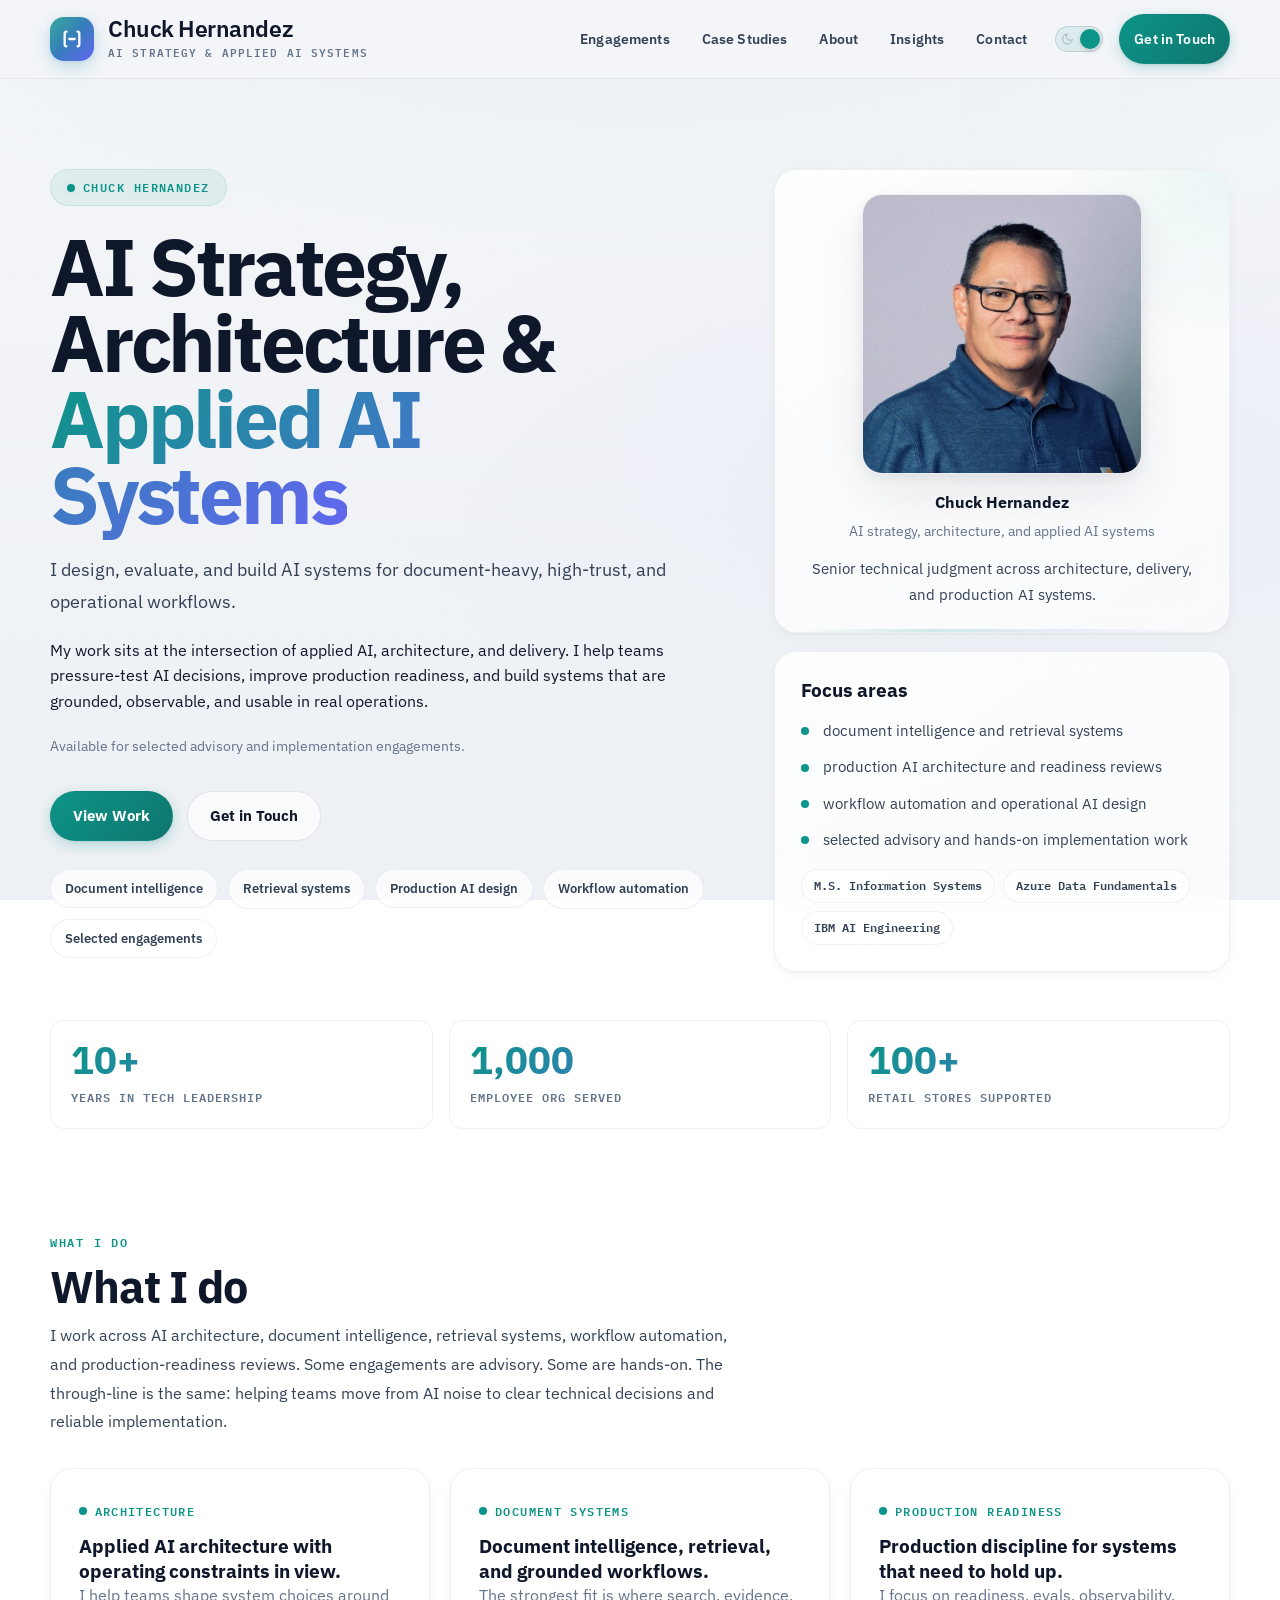
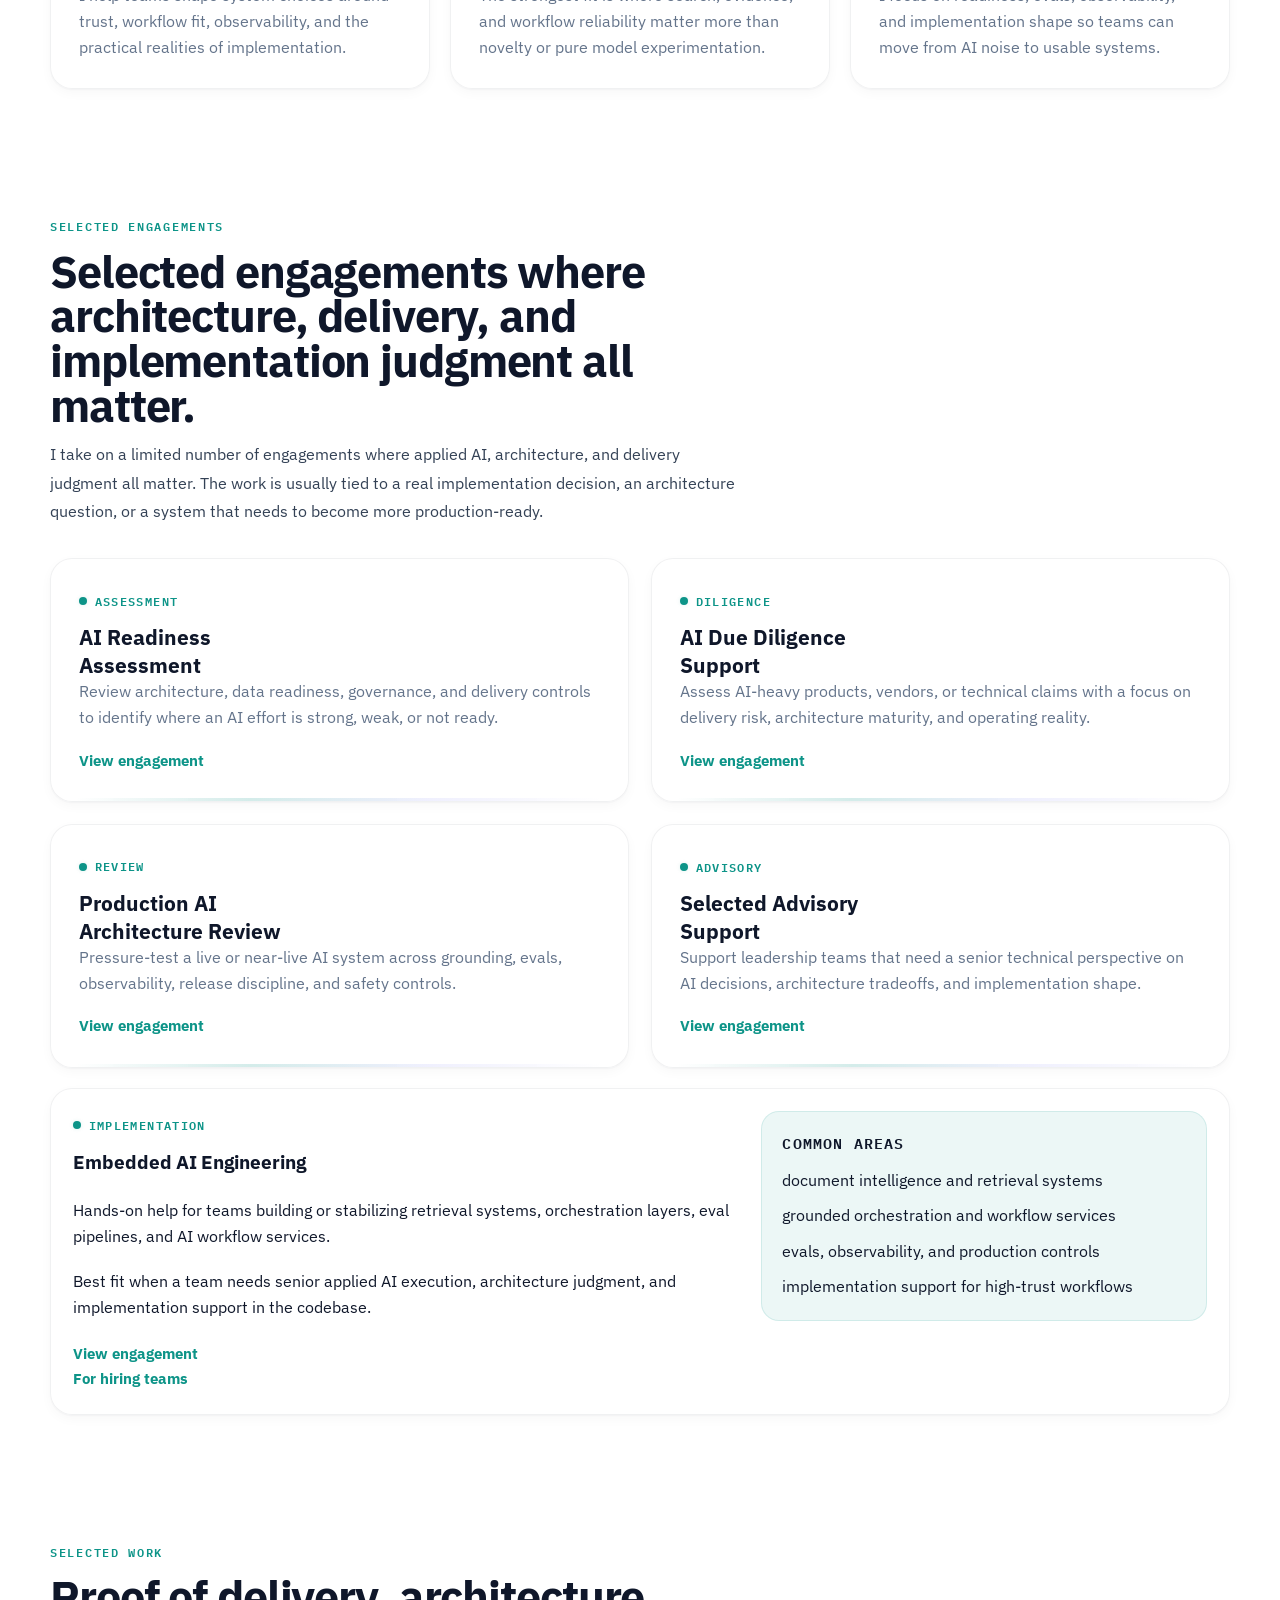
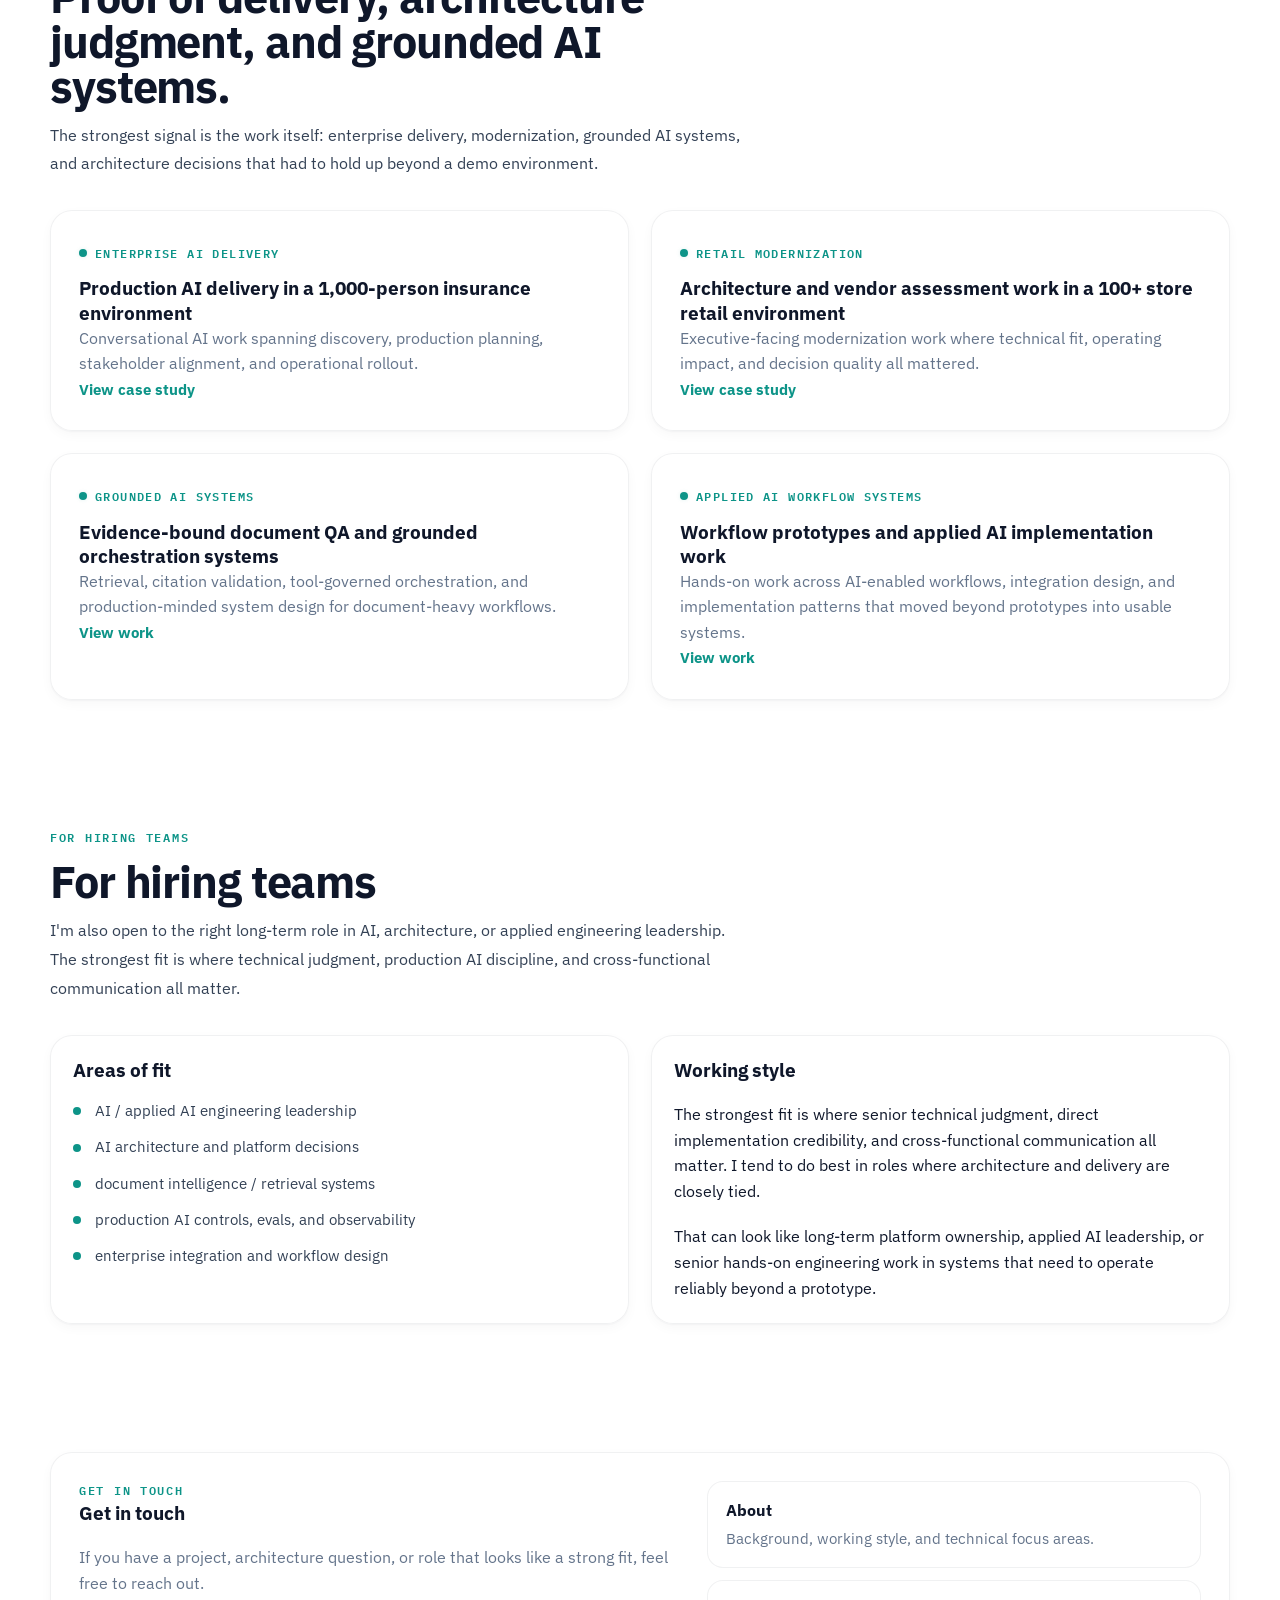
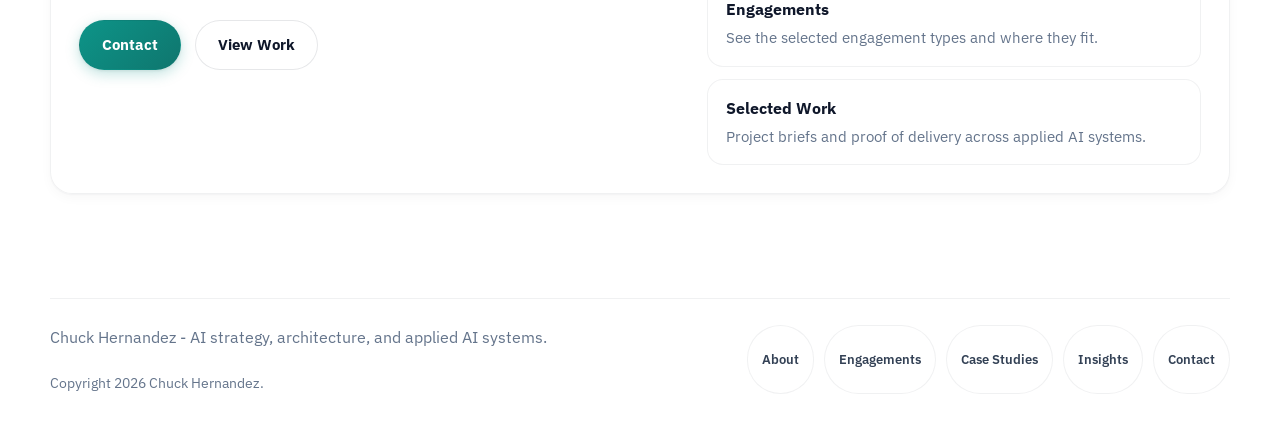
<file: index.html>
<!DOCTYPE html>
<html lang="en" data-theme="light">
<head>
  <meta charset="UTF-8">
  <script>(function(){var t=localStorage.getItem("theme");if(t){document.documentElement.setAttribute("data-theme",t)}else{document.documentElement.setAttribute("data-theme",window.matchMedia("(prefers-color-scheme:dark)").matches?"dark":"light")}})()</script>
  <meta name="viewport" content="width=device-width, initial-scale=1.0">
  <title>Chuck Hernandez | AI Strategy, Architecture &amp; Applied AI Systems</title>
  <meta name="description" content="Senior AI and architecture leader focused on document intelligence, retrieval systems, production AI design, and selected advisory engagements.">
  <meta name="author" content="Chuck Hernandez">
  <meta name="robots" content="index, follow">
  <meta name="theme-color" content="#f4f6f9">
  <link rel="canonical" href="https://chuckhernandez.com/">
  <link rel="icon" href="img/favicon.svg" type="image/svg+xml">
  <link rel="manifest" href="site.webmanifest">
  <meta property="og:type" content="website">
  <meta property="og:title" content="Chuck Hernandez | AI Strategy, Architecture &amp; Applied AI Systems">
  <meta property="og:description" content="Senior AI and architecture leader focused on document intelligence, retrieval systems, production AI design, and selected advisory engagements.">
  <meta property="og:url" content="https://chuckhernandez.com/">
  <meta property="og:site_name" content="Chuck Hernandez">
  <meta property="og:image" content="https://chuckhernandez.com/img/og-image.jpg">
  <meta property="og:image:alt" content="Chuck Hernandez social preview">
  <meta property="og:image:width" content="1200">
  <meta property="og:image:height" content="630">
  <meta name="twitter:card" content="summary_large_image">
  <meta name="twitter:title" content="Chuck Hernandez | AI Strategy, Architecture &amp; Applied AI Systems">
  <meta name="twitter:description" content="Senior AI and architecture leader focused on document intelligence, retrieval systems, production AI design, and selected advisory engagements.">
  <meta name="twitter:image" content="https://chuckhernandez.com/img/og-image.jpg">
  <link rel="preload" as="image" href="img/chuck.jpeg">
  <link rel="preconnect" href="https://fonts.googleapis.com">
  <link rel="preconnect" href="https://fonts.gstatic.com" crossorigin>
  <link href="https://fonts.googleapis.com/css2?family=IBM+Plex+Sans:wght@400;500;600;700&family=IBM+Plex+Mono:wght@400;500;600&display=swap" rel="stylesheet">
  <link rel="stylesheet" href="styles.css?v=20260327a">
  <script>document.documentElement.classList.add("js");</script>
  <script src="site.js?v=20260327a" defer></script>
  <script type="application/ld+json">
    {
      "@context": "https://schema.org",
      "@graph": [
        {
          "@type": "Person",
          "@id": "https://chuckhernandez.com/#person",
          "name": "Chuck Hernandez",
          "url": "https://chuckhernandez.com/",
          "jobTitle": "AI Strategy and Architecture Leader",
          "image": "https://chuckhernandez.com/img/chuck.jpeg",
          "alumniOf": {
            "@type": "CollegeOrUniversity",
            "name": "University of San Francisco"
          },
          "sameAs": [
            "https://linkedin.com/in/chuck-hernandez"
          ],
          "knowsAbout": [
            "AI strategy",
            "AI architecture",
            "document intelligence",
            "retrieval systems",
            "production AI design",
            "workflow automation",
            "observability"
          ]
        },
        {
          "@type": "WebSite",
          "@id": "https://chuckhernandez.com/#website",
          "url": "https://chuckhernandez.com/",
          "name": "Chuck Hernandez",
          "publisher": {
            "@id": "https://chuckhernandez.com/#person"
          }
        }
      ]
    }
  </script>
</head>
<body>
  <a class="skip-link" href="#content">Skip to content</a>
  <header class="site-header">
    <div class="container">
      <a class="brand" href="index.html" aria-label="Chuck Hernandez home">
        <span class="brand-mark" aria-hidden="true"><svg width="22" height="22" viewBox="0 0 24 24" fill="none"><path d="M6 4C6 4 4 4 4 6v12c0 2 2 2 2 2" stroke="currentColor" stroke-width="2.5" stroke-linecap="round"/><path d="M18 4c0 0 2 0 2 2v12c0 2-2 2-2 2" stroke="currentColor" stroke-width="2.5" stroke-linecap="round"/><path d="M9 12h6" stroke="currentColor" stroke-width="2.5" stroke-linecap="round"/><circle cx="12" cy="12" r="1.5" fill="currentColor" opacity="0.5"/></svg></span>
        <span class="brand-copy">
          <span class="brand-name">Chuck Hernandez</span>
          <span class="brand-tag">AI Strategy &amp; Applied AI Systems</span>
        </span>
      </a>

      <div class="site-nav-wrap">
        <button class="menu-button" type="button" aria-label="Toggle menu" aria-expanded="false" aria-controls="site-nav">
          <svg viewBox="0 0 24 24" fill="none" stroke="currentColor" stroke-width="2.2" stroke-linecap="round">
            <path d="M4 7h16M4 12h16M4 17h16"></path>
          </svg>
        </button>

        <nav class="site-nav" id="site-nav" aria-label="Primary">
          <ul>
            <li><a href="services.html">Engagements</a></li>
            <li><a href="case-studies.html">Case Studies</a></li>
            <li><a href="about.html">About</a></li>
            <li><a href="insights.html">Insights</a></li>
            <li><a href="contact.html">Contact</a></li>
          </ul>
        <div class="theme-toggle">
          <button class="theme-switch" type="button" aria-label="Toggle dark/light mode" title="Toggle theme">
            <svg class="theme-switch-icon icon-moon" viewBox="0 0 24 24" fill="none" stroke="currentColor" stroke-width="2"><path d="M21 12.79A9 9 0 1111.21 3a7 7 0 009.79 9.79z"/></svg>
            <svg class="theme-switch-icon icon-sun" viewBox="0 0 24 24" fill="none" stroke="currentColor" stroke-width="2"><circle cx="12" cy="12" r="5"/><path d="M12 1v2M12 21v2M4.22 4.22l1.42 1.42M18.36 18.36l1.42 1.42M1 12h2M21 12h2M4.22 19.78l1.42-1.42M18.36 5.64l1.42-1.42"/></svg>
          </button>
        </div>
          <div class="header-cta">
            <a class="button button-primary" href="contact.html">Get in Touch</a>
          </div>
        </nav>
      </div>
    </div>
  </header>

  <main id="content">
    <section class="page-hero">
      <div class="container">
        <div class="hero-grid">
          <div class="hero-copy">
            <div class="eyebrow reveal">Chuck Hernandez</div>
            <h1 class="display reveal">AI Strategy, Architecture &amp; <span class="gradient-text">Applied AI Systems</span></h1>
            <p class="lead reveal">I design, evaluate, and build AI systems for document-heavy, high-trust, and operational workflows.</p>
            <p class="spacer-top reveal">My work sits at the intersection of applied AI, architecture, and delivery. I help teams pressure-test AI decisions, improve production readiness, and build systems that are grounded, observable, and usable in real operations.</p>
            <p class="muted-note spacer-top reveal">Available for selected advisory and implementation engagements.</p>
            <div class="cta-row reveal">
              <a class="button button-primary" href="selected-work.html">View Work</a>
              <a class="button button-secondary" href="contact.html">Get in Touch</a>
            </div>
            <div class="trust-row reveal" aria-label="Primary focus areas">
              <span class="pill">Document intelligence</span>
              <span class="pill">Retrieval systems</span>
              <span class="pill">Production AI design</span>
              <span class="pill">Workflow automation</span>
              <span class="pill">Selected engagements</span>
            </div>
          </div>

          <div class="hero-side">
            <figure class="portrait-card reveal">
              <div class="portrait-frame">
                <img src="img/chuck.jpeg" alt="Chuck Hernandez portrait" width="400" height="400" loading="eager" decoding="async" fetchpriority="high">
              </div>
              <figcaption class="portrait-copy">
                <strong>Chuck Hernandez</strong>
                <span>AI strategy, architecture, and applied AI systems</span>
              </figcaption>
              <p class="portrait-note">Senior technical judgment across architecture, delivery, and production AI systems.</p>
            </figure>

            <aside class="hero-panel reveal">
              <h2>Focus areas</h2>
              <ul class="list-clean">
                <li>document intelligence and retrieval systems</li>
                <li>production AI architecture and readiness reviews</li>
                <li>workflow automation and operational AI design</li>
                <li>selected advisory and hands-on implementation work</li>
              </ul>

              <div class="credentials">
                <span class="credential">M.S. Information Systems</span>
                <span class="credential">Azure Data Fundamentals</span>
                <span class="credential">IBM AI Engineering</span>
              </div>
            </aside>
          </div>
        </div>

        <div class="metric-row">
          <div class="metric reveal">
            <div class="metric-value">10+</div>
            <div class="metric-label">Years in Tech Leadership</div>
          </div>
          <div class="metric reveal">
            <div class="metric-value">1,000</div>
            <div class="metric-label">Employee Org Served</div>
          </div>
          <div class="metric reveal">
            <div class="metric-value">100+</div>
            <div class="metric-label">Retail Stores Supported</div>
          </div>
        </div>
      </div>
    </section>

    <section class="section" id="what-i-do">
      <div class="container">
        <div class="section-head reveal">
          <div class="section-kicker">What I do</div>
          <h2>What I do</h2>
          <p>I work across AI architecture, document intelligence, retrieval systems, workflow automation, and production-readiness reviews. Some engagements are advisory. Some are hands-on. The through-line is the same: helping teams move from AI noise to clear technical decisions and reliable implementation.</p>
        </div>

        <div class="grid-3">
          <article class="card reveal">
            <div class="card-tag">Architecture</div>
            <h3>Applied AI architecture with operating constraints in view.</h3>
            <p>I help teams shape system choices around trust, workflow fit, observability, and the practical realities of implementation.</p>
          </article>

          <article class="card reveal">
            <div class="card-tag">Document Systems</div>
            <h3>Document intelligence, retrieval, and grounded workflows.</h3>
            <p>The strongest fit is where search, evidence, and workflow reliability matter more than novelty or pure model experimentation.</p>
          </article>

          <article class="card reveal">
            <div class="card-tag">Production Readiness</div>
            <h3>Production discipline for systems that need to hold up.</h3>
            <p>I focus on readiness, evals, observability, and implementation shape so teams can move from AI noise to usable systems.</p>
          </article>
        </div>
      </div>
    </section>

    <section class="section section-alt" id="services">
      <div class="container">
        <div class="section-head reveal">
          <div class="section-kicker">Selected Engagements</div>
          <h2>Selected engagements where architecture, delivery, and implementation judgment all matter.</h2>
          <p>I take on a limited number of engagements where applied AI, architecture, and delivery judgment all matter. The work is usually tied to a real implementation decision, an architecture question, or a system that needs to become more production-ready.</p>
        </div>

        <div class="grid-2">
          <article class="card service-card reveal">
            <div class="service-meta">Assessment</div>
            <h3>AI Readiness Assessment</h3>
            <p>Review architecture, data readiness, governance, and delivery controls to identify where an AI effort is strong, weak, or not ready.</p>
            <a class="link-inline" href="services.html#readiness">View engagement</a>
          </article>

          <article class="card service-card reveal">
            <div class="service-meta">Diligence</div>
            <h3>AI Due Diligence Support</h3>
            <p>Assess AI-heavy products, vendors, or technical claims with a focus on delivery risk, architecture maturity, and operating reality.</p>
            <a class="link-inline" href="services.html#diligence">View engagement</a>
          </article>

          <article class="card service-card reveal">
            <div class="service-meta">Review</div>
            <h3>Production AI Architecture Review</h3>
            <p>Pressure-test a live or near-live AI system across grounding, evals, observability, release discipline, and safety controls.</p>
            <a class="link-inline" href="services.html#architecture">View engagement</a>
          </article>

          <article class="card service-card reveal">
            <div class="service-meta">Advisory</div>
            <h3>Selected Advisory Support</h3>
            <p>Support leadership teams that need a senior technical perspective on AI decisions, architecture tradeoffs, and implementation shape.</p>
            <a class="link-inline" href="services.html#advisory">View engagement</a>
          </article>
        </div>

        <article class="panel reveal spacer-top">
          <div class="detail-grid">
            <div>
              <div class="service-meta">Implementation</div>
              <h3>Embedded AI Engineering</h3>
              <p class="spacer-top">Hands-on help for teams building or stabilizing retrieval systems, orchestration layers, eval pipelines, and AI workflow services.</p>
              <p class="spacer-top">Best fit when a team needs senior applied AI execution, architecture judgment, and implementation support in the codebase.</p>
              <p class="spacer-top"><a class="link-inline" href="services.html#embedded">View engagement</a></p>
              <p><a class="link-inline" href="for-hiring.html">For hiring teams</a></p>
            </div>

            <aside class="detail-sidebar">
              <h3>Common areas</h3>
              <ul>
                <li>document intelligence and retrieval systems</li>
                <li>grounded orchestration and workflow services</li>
                <li>evals, observability, and production controls</li>
                <li>implementation support for high-trust workflows</li>
              </ul>
            </aside>
          </div>
        </article>
      </div>
    </section>

    <section class="section" id="proof">
      <div class="container">
        <div class="section-head reveal">
          <div class="section-kicker">Selected Work</div>
          <h2>Proof of delivery, architecture judgment, and grounded AI systems.</h2>
          <p>The strongest signal is the work itself: enterprise delivery, modernization, grounded AI systems, and architecture decisions that had to hold up beyond a demo environment.</p>
        </div>

        <div class="grid-2">
          <article class="card reveal">
            <div class="case-meta">Enterprise AI Delivery</div>
            <h3>Production AI delivery in a 1,000-person insurance environment</h3>
            <p>Conversational AI work spanning discovery, production planning, stakeholder alignment, and operational rollout.</p>
            <a class="link-inline" href="case-studies.html">View case study</a>
          </article>

          <article class="card reveal">
            <div class="case-meta">Retail Modernization</div>
            <h3>Architecture and vendor assessment work in a 100+ store retail environment</h3>
            <p>Executive-facing modernization work where technical fit, operating impact, and decision quality all mattered.</p>
            <a class="link-inline" href="case-studies.html">View case study</a>
          </article>

          <article class="card reveal">
            <div class="case-meta">Grounded AI Systems</div>
            <h3>Evidence-bound document QA and grounded orchestration systems</h3>
            <p>Retrieval, citation validation, tool-governed orchestration, and production-minded system design for document-heavy workflows.</p>
            <a class="link-inline" href="selected-work.html">View work</a>
          </article>

          <article class="card reveal">
            <div class="case-meta">Applied AI Workflow Systems</div>
            <h3>Workflow prototypes and applied AI implementation work</h3>
            <p>Hands-on work across AI-enabled workflows, integration design, and implementation patterns that moved beyond prototypes into usable systems.</p>
            <a class="link-inline" href="selected-work.html">View work</a>
          </article>
        </div>
      </div>
    </section>

    <section class="section section-alt">
      <div class="container">
        <div class="section-head reveal">
          <div class="section-kicker">For Hiring Teams</div>
          <h2>For hiring teams</h2>
          <p>I'm also open to the right long-term role in AI, architecture, or applied engineering leadership. The strongest fit is where technical judgment, production AI discipline, and cross-functional communication all matter.</p>
        </div>

        <div class="grid-2">
          <article class="panel reveal">
            <h2 class="panel-title">Areas of fit</h2>
            <ul class="list-clean">
              <li>AI / applied AI engineering leadership</li>
              <li>AI architecture and platform decisions</li>
              <li>document intelligence / retrieval systems</li>
              <li>production AI controls, evals, and observability</li>
              <li>enterprise integration and workflow design</li>
            </ul>
          </article>

          <article class="panel reveal">
            <h2 class="panel-title">Working style</h2>
            <p class="spacer-top">The strongest fit is where senior technical judgment, direct implementation credibility, and cross-functional communication all matter. I tend to do best in roles where architecture and delivery are closely tied.</p>
            <p class="spacer-top">That can look like long-term platform ownership, applied AI leadership, or senior hands-on engineering work in systems that need to operate reliably beyond a prototype.</p>
          </article>
        </div>
      </div>
    </section>

    <section class="section section-alt">
      <div class="container">
        <div class="contact-panel reveal">
          <div>
            <div class="section-kicker">Get in touch</div>
            <h2>Get in touch</h2>
            <p class="spacer-top">If you have a project, architecture question, or role that looks like a strong fit, feel free to reach out.</p>
            <div class="contact-actions">
              <a class="button button-primary" href="contact.html">Contact</a>
              <a class="button button-secondary" href="selected-work.html">View Work</a>
            </div>
          </div>

          <div class="contact-links">
            <a class="contact-link" href="about.html">
              <strong>About</strong>
              <span>Background, working style, and technical focus areas.</span>
            </a>
            <a class="contact-link" href="services.html">
              <strong>Engagements</strong>
              <span>See the selected engagement types and where they fit.</span>
            </a>
            <a class="contact-link" href="selected-work.html">
              <strong>Selected Work</strong>
              <span>Project briefs and proof of delivery across applied AI systems.</span>
            </a>
          </div>
        </div>
      </div>
    </section>
  </main>

  <footer class="site-footer">
    <div class="container">
      <div class="footer-copy">
        <p>Chuck Hernandez - AI strategy, architecture, and applied AI systems.</p>
        <p class="muted-note spacer-top">Copyright <span data-year></span> Chuck Hernandez.</p>
      </div>

      <div class="footer-links">
        <a class="pill" href="about.html">About</a>
        <a class="pill" href="services.html">Engagements</a>
        <a class="pill" href="case-studies.html">Case Studies</a>
        <a class="pill" href="insights.html">Insights</a>
        <a class="pill" href="contact.html">Contact</a>
      </div>
    </div>
  </footer>
</body>
</html>
</file>
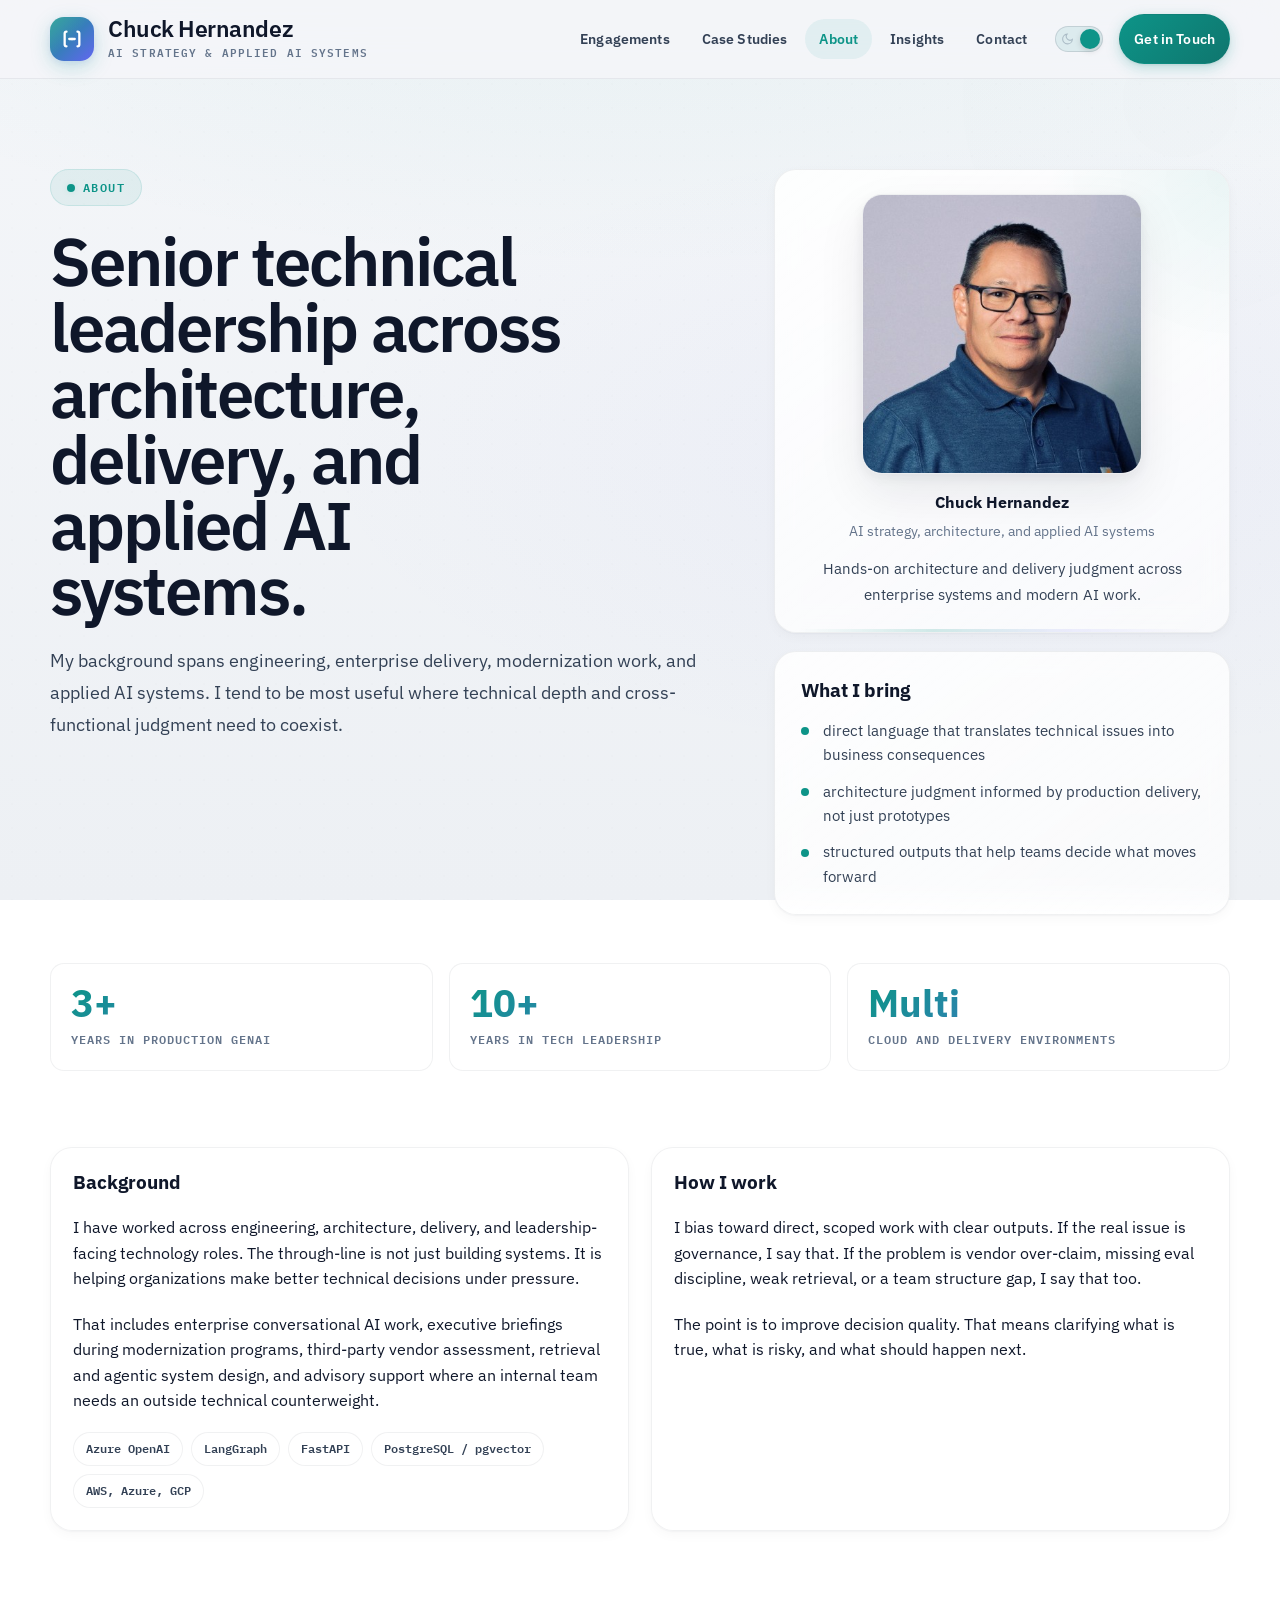
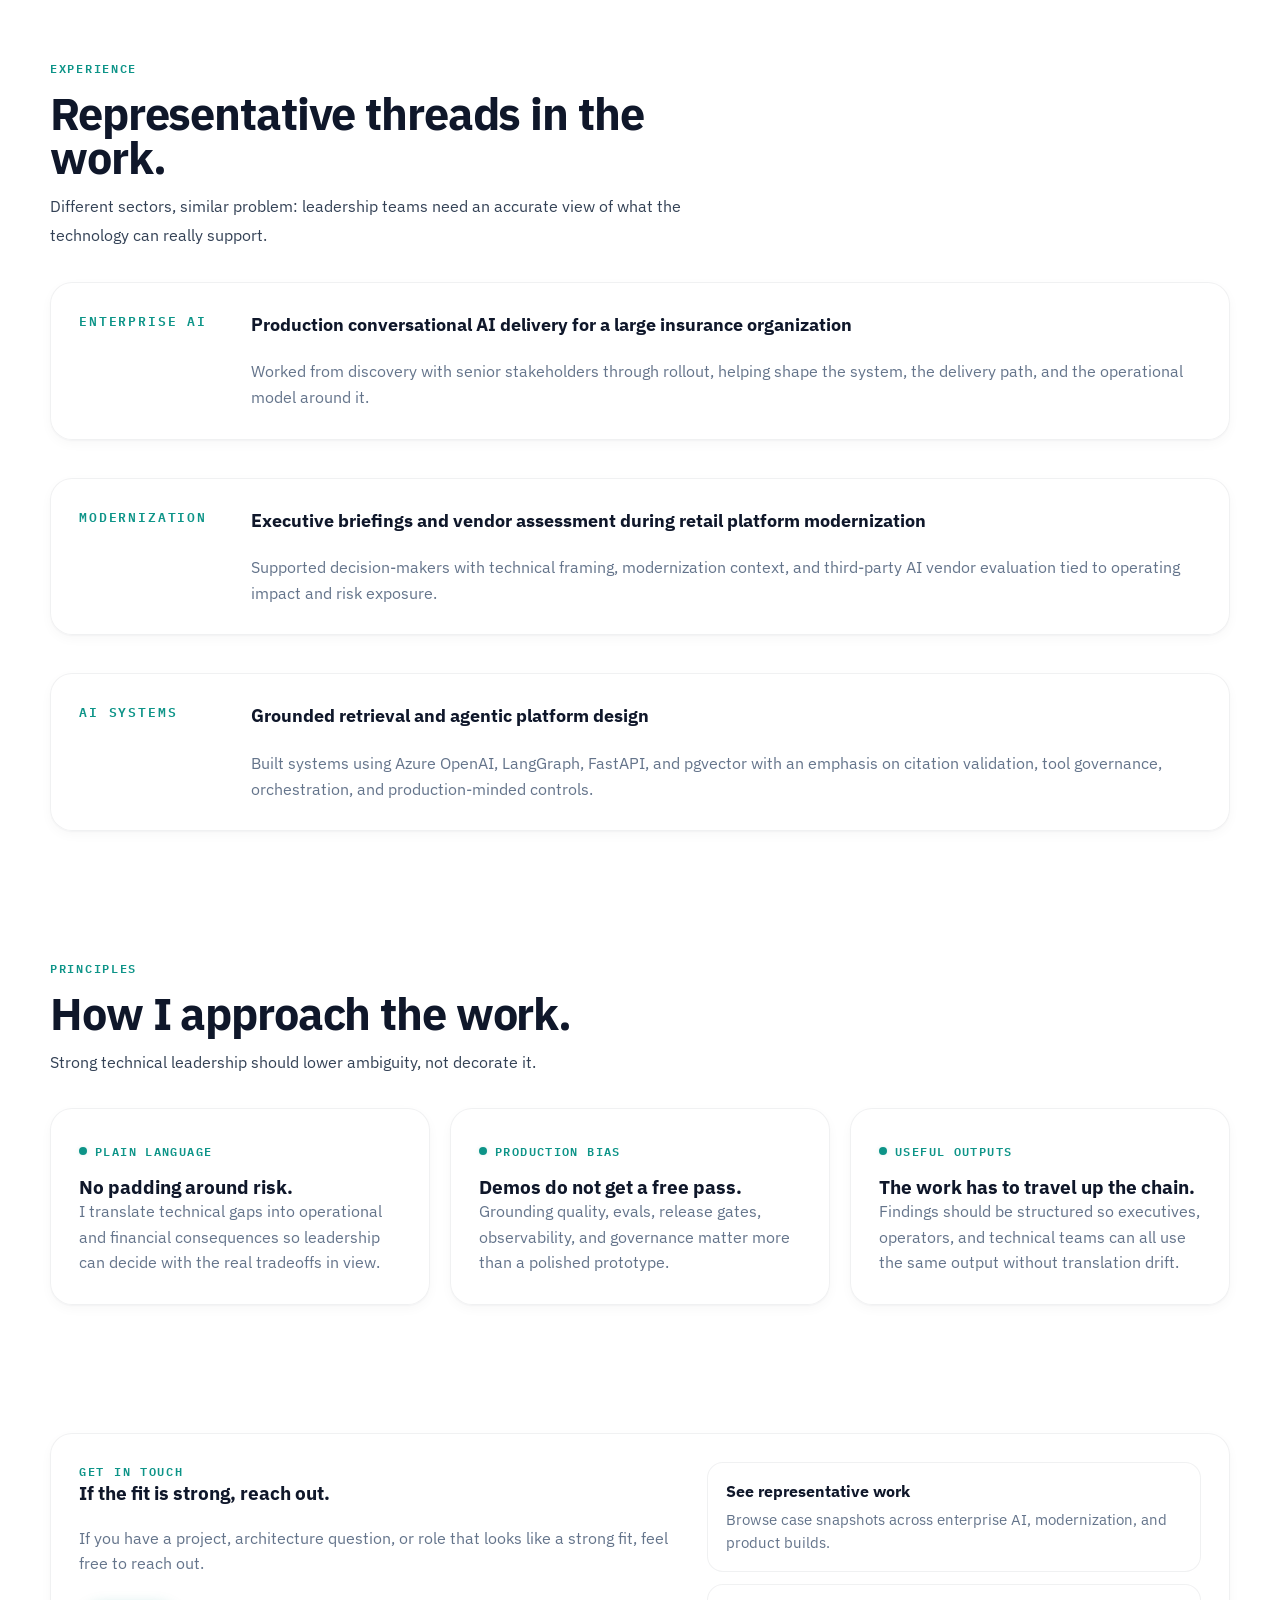
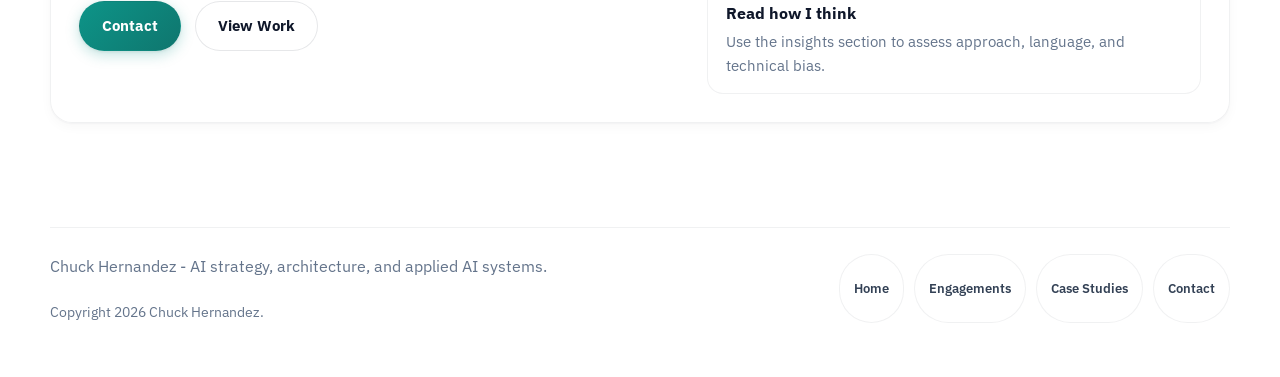
<file: about.html>
<!DOCTYPE html>
<html lang="en" data-theme="light">
<head>
  <meta charset="UTF-8">
  <script>(function(){var t=localStorage.getItem("theme");if(t){document.documentElement.setAttribute("data-theme",t)}else{document.documentElement.setAttribute("data-theme",window.matchMedia("(prefers-color-scheme:dark)").matches?"dark":"light")}})()</script>
  <meta name="viewport" content="width=device-width, initial-scale=1.0">
  <title>About Chuck Hernandez | AI Strategy, Architecture &amp; Applied AI Systems</title>
  <meta name="description" content="Background, approach, and experience across AI architecture, production delivery, and applied systems work.">
  <meta name="author" content="Chuck Hernandez">
  <meta name="robots" content="index, follow">
  <meta name="theme-color" content="#f4f6f9">
  <link rel="canonical" href="https://chuckhernandez.com/about.html">
  <link rel="icon" href="img/favicon.svg" type="image/svg+xml">
  <link rel="manifest" href="site.webmanifest">
  <meta property="og:type" content="website">
  <meta property="og:title" content="About Chuck Hernandez | AI Strategy, Architecture &amp; Applied AI Systems">
  <meta property="og:description" content="Background, approach, and experience across AI architecture, production delivery, and applied systems work.">
  <meta property="og:url" content="https://chuckhernandez.com/about.html">
  <meta property="og:site_name" content="Chuck Hernandez">
  <meta property="og:image" content="https://chuckhernandez.com/img/og-image.jpg">
  <meta property="og:image:alt" content="Chuck Hernandez social preview">
  <meta property="og:image:width" content="1200">
  <meta property="og:image:height" content="630">
  <meta name="twitter:card" content="summary_large_image">
  <meta name="twitter:title" content="About Chuck Hernandez | AI Strategy, Architecture &amp; Applied AI Systems">
  <meta name="twitter:description" content="Background, approach, and experience across AI architecture, production delivery, and applied systems work.">
  <meta name="twitter:image" content="https://chuckhernandez.com/img/og-image.jpg">
  <link rel="preload" as="image" href="img/chuck.jpeg">
  <link rel="preconnect" href="https://fonts.googleapis.com">
  <link rel="preconnect" href="https://fonts.gstatic.com" crossorigin>
  <link href="https://fonts.googleapis.com/css2?family=IBM+Plex+Sans:wght@400;500;600;700&family=IBM+Plex+Mono:wght@400;500;600&display=swap" rel="stylesheet">
  <link rel="stylesheet" href="styles.css?v=20260327a">
  <script>document.documentElement.classList.add("js");</script>
  <script src="site.js?v=20260327a" defer></script>
  <script type="application/ld+json">
    {
      "@context": "https://schema.org",
      "@type": "AboutPage",
      "name": "About Chuck Hernandez",
      "url": "https://chuckhernandez.com/about.html",
      "description": "Background, approach, and experience across AI architecture, production delivery, and applied systems work.",
      "mainEntity": {
        "@type": "Person",
        "name": "Chuck Hernandez",
        "jobTitle": "AI Strategy and Architecture Leader",
        "url": "https://chuckhernandez.com/",
        "image": "https://chuckhernandez.com/img/chuck.jpeg",
        "sameAs": [
          "https://linkedin.com/in/chuck-hernandez"
        ]
      }
    }
  </script>
</head>
<body>
  <a class="skip-link" href="#content">Skip to content</a>
  <header class="site-header">
    <div class="container">
      <a class="brand" href="index.html" aria-label="Chuck Hernandez home">
        <span class="brand-mark" aria-hidden="true"><svg width="22" height="22" viewBox="0 0 24 24" fill="none"><path d="M6 4C6 4 4 4 4 6v12c0 2 2 2 2 2" stroke="currentColor" stroke-width="2.5" stroke-linecap="round"/><path d="M18 4c0 0 2 0 2 2v12c0 2-2 2-2 2" stroke="currentColor" stroke-width="2.5" stroke-linecap="round"/><path d="M9 12h6" stroke="currentColor" stroke-width="2.5" stroke-linecap="round"/><circle cx="12" cy="12" r="1.5" fill="currentColor" opacity="0.5"/></svg></span>
        <span class="brand-copy">
          <span class="brand-name">Chuck Hernandez</span>
          <span class="brand-tag">AI Strategy &amp; Applied AI Systems</span>
        </span>
      </a>

      <div class="site-nav-wrap">
        <button class="menu-button" type="button" aria-label="Toggle menu" aria-expanded="false" aria-controls="site-nav">
          <svg viewBox="0 0 24 24" fill="none" stroke="currentColor" stroke-width="2.2" stroke-linecap="round">
            <path d="M4 7h16M4 12h16M4 17h16"></path>
          </svg>
        </button>

        <nav class="site-nav" id="site-nav" aria-label="Primary">
          <ul>
            <li><a href="services.html">Engagements</a></li>
            <li><a href="case-studies.html">Case Studies</a></li>
            <li><a href="about.html" aria-current="page">About</a></li>
            <li><a href="insights.html">Insights</a></li>
            <li><a href="contact.html">Contact</a></li>
          </ul>
        <div class="theme-toggle">
          <button class="theme-switch" type="button" aria-label="Toggle dark/light mode" title="Toggle theme">
            <svg class="theme-switch-icon icon-moon" viewBox="0 0 24 24" fill="none" stroke="currentColor" stroke-width="2"><path d="M21 12.79A9 9 0 1111.21 3a7 7 0 009.79 9.79z"/></svg>
            <svg class="theme-switch-icon icon-sun" viewBox="0 0 24 24" fill="none" stroke="currentColor" stroke-width="2"><circle cx="12" cy="12" r="5"/><path d="M12 1v2M12 21v2M4.22 4.22l1.42 1.42M18.36 18.36l1.42 1.42M1 12h2M21 12h2M4.22 19.78l1.42-1.42M18.36 5.64l1.42-1.42"/></svg>
          </button>
        </div>
          <div class="header-cta">
            <a class="button button-primary" href="contact.html">Get in Touch</a>
          </div>
        </nav>
      </div>
    </div>
  </header>

  <main id="content">
    <section class="page-hero compact">
      <div class="container">
        <div class="hero-grid">
          <div class="hero-copy">
            <div class="eyebrow reveal">About</div>
            <h1 class="page-title reveal">Senior technical leadership across architecture, delivery, and applied AI systems.</h1>
            <p class="lead reveal">My background spans engineering, enterprise delivery, modernization work, and applied AI systems. I tend to be most useful where technical depth and cross-functional judgment need to coexist.</p>
          </div>

          <div class="hero-side">
            <figure class="portrait-card reveal">
              <div class="portrait-frame">
                <img src="img/chuck.jpeg" alt="Chuck Hernandez portrait" width="400" height="400" loading="eager" decoding="async" fetchpriority="high">
              </div>
              <figcaption class="portrait-copy">
                <strong>Chuck Hernandez</strong>
                <span>AI strategy, architecture, and applied AI systems</span>
              </figcaption>
              <p class="portrait-note">Hands-on architecture and delivery judgment across enterprise systems and modern AI work.</p>
            </figure>

            <aside class="hero-panel reveal">
              <h2>What I bring</h2>
              <ul class="list-clean">
                <li>direct language that translates technical issues into business consequences</li>
                <li>architecture judgment informed by production delivery, not just prototypes</li>
                <li>structured outputs that help teams decide what moves forward</li>
              </ul>
            </aside>
          </div>
        </div>

        <div class="metric-row">
          <div class="metric reveal">
            <div class="metric-value">3+</div>
            <div class="metric-label">Years in Production GenAI</div>
          </div>
          <div class="metric reveal">
            <div class="metric-value">10+</div>
            <div class="metric-label">Years in Tech Leadership</div>
          </div>
          <div class="metric reveal">
            <div class="metric-value">Multi</div>
            <div class="metric-label">Cloud and Delivery Environments</div>
          </div>
        </div>
      </div>
    </section>

    <section class="section">
      <div class="container">
        <div class="grid-2">
          <article class="panel reveal">
            <h2 class="panel-title">Background</h2>
            <p class="spacer-top">I have worked across engineering, architecture, delivery, and leadership-facing technology roles. The through-line is not just building systems. It is helping organizations make better technical decisions under pressure.</p>
            <p class="spacer-top">That includes enterprise conversational AI work, executive briefings during modernization programs, third-party vendor assessment, retrieval and agentic system design, and advisory support where an internal team needs an outside technical counterweight.</p>
            <div class="credentials">
              <span class="credential">Azure OpenAI</span>
              <span class="credential">LangGraph</span>
              <span class="credential">FastAPI</span>
              <span class="credential">PostgreSQL / pgvector</span>
              <span class="credential">AWS, Azure, GCP</span>
            </div>
          </article>

          <article class="panel reveal">
            <h2 class="panel-title">How I work</h2>
            <p class="spacer-top">I bias toward direct, scoped work with clear outputs. If the real issue is governance, I say that. If the problem is vendor over-claim, missing eval discipline, weak retrieval, or a team structure gap, I say that too.</p>
            <p class="spacer-top">The point is to improve decision quality. That means clarifying what is true, what is risky, and what should happen next.</p>
          </article>
        </div>
      </div>
    </section>

    <section class="section section-alt">
      <div class="container">
        <div class="section-head reveal">
          <div class="section-kicker">Experience</div>
          <h2>Representative threads in the work.</h2>
          <p>Different sectors, similar problem: leadership teams need an accurate view of what the technology can really support.</p>
        </div>

        <div class="timeline">
          <article class="timeline-card reveal">
            <div class="timeline-year">Enterprise AI</div>
            <div>
              <h3>Production conversational AI delivery for a large insurance organization</h3>
              <p class="spacer-top">Worked from discovery with senior stakeholders through rollout, helping shape the system, the delivery path, and the operational model around it.</p>
            </div>
          </article>

          <article class="timeline-card reveal">
            <div class="timeline-year">Modernization</div>
            <div>
              <h3>Executive briefings and vendor assessment during retail platform modernization</h3>
              <p class="spacer-top">Supported decision-makers with technical framing, modernization context, and third-party AI vendor evaluation tied to operating impact and risk exposure.</p>
            </div>
          </article>

          <article class="timeline-card reveal">
            <div class="timeline-year">AI Systems</div>
            <div>
              <h3>Grounded retrieval and agentic platform design</h3>
              <p class="spacer-top">Built systems using Azure OpenAI, LangGraph, FastAPI, and pgvector with an emphasis on citation validation, tool governance, orchestration, and production-minded controls.</p>
            </div>
          </article>
        </div>
      </div>
    </section>

    <section class="section">
      <div class="container">
        <div class="section-head reveal">
          <div class="section-kicker">Principles</div>
          <h2>How I approach the work.</h2>
          <p>Strong technical leadership should lower ambiguity, not decorate it.</p>
        </div>

        <div class="grid-3">
          <article class="card reveal">
            <div class="card-tag">Plain language</div>
            <h3>No padding around risk.</h3>
            <p>I translate technical gaps into operational and financial consequences so leadership can decide with the real tradeoffs in view.</p>
          </article>

          <article class="card reveal">
            <div class="card-tag">Production bias</div>
            <h3>Demos do not get a free pass.</h3>
            <p>Grounding quality, evals, release gates, observability, and governance matter more than a polished prototype.</p>
          </article>

          <article class="card reveal">
            <div class="card-tag">Useful outputs</div>
            <h3>The work has to travel up the chain.</h3>
            <p>Findings should be structured so executives, operators, and technical teams can all use the same output without translation drift.</p>
          </article>
        </div>
      </div>
    </section>

    <section class="section section-alt">
      <div class="container">
        <div class="contact-panel reveal">
          <div>
            <div class="section-kicker">Get in touch</div>
            <h2>If the fit is strong, reach out.</h2>
            <p class="spacer-top">If you have a project, architecture question, or role that looks like a strong fit, feel free to reach out.</p>
            <div class="contact-actions">
              <a class="button button-primary" href="contact.html">Contact</a>
              <a class="button button-secondary" href="selected-work.html">View Work</a>
            </div>
          </div>

          <div class="contact-links">
            <a class="contact-link" href="case-studies.html">
              <strong>See representative work</strong>
              <span>Browse case snapshots across enterprise AI, modernization, and product builds.</span>
            </a>
            <a class="contact-link" href="insights.html">
              <strong>Read how I think</strong>
              <span>Use the insights section to assess approach, language, and technical bias.</span>
            </a>
          </div>
        </div>
      </div>
    </section>
  </main>

  <footer class="site-footer">
    <div class="container">
      <div class="footer-copy">
        <p>Chuck Hernandez - AI strategy, architecture, and applied AI systems.</p>
        <p class="muted-note spacer-top">Copyright <span data-year></span> Chuck Hernandez.</p>
      </div>

      <div class="footer-links">
        <a class="pill" href="index.html">Home</a>
        <a class="pill" href="services.html">Engagements</a>
        <a class="pill" href="case-studies.html">Case Studies</a>
        <a class="pill" href="contact.html">Contact</a>
      </div>
    </div>
  </footer>
</body>
</html>
</file>
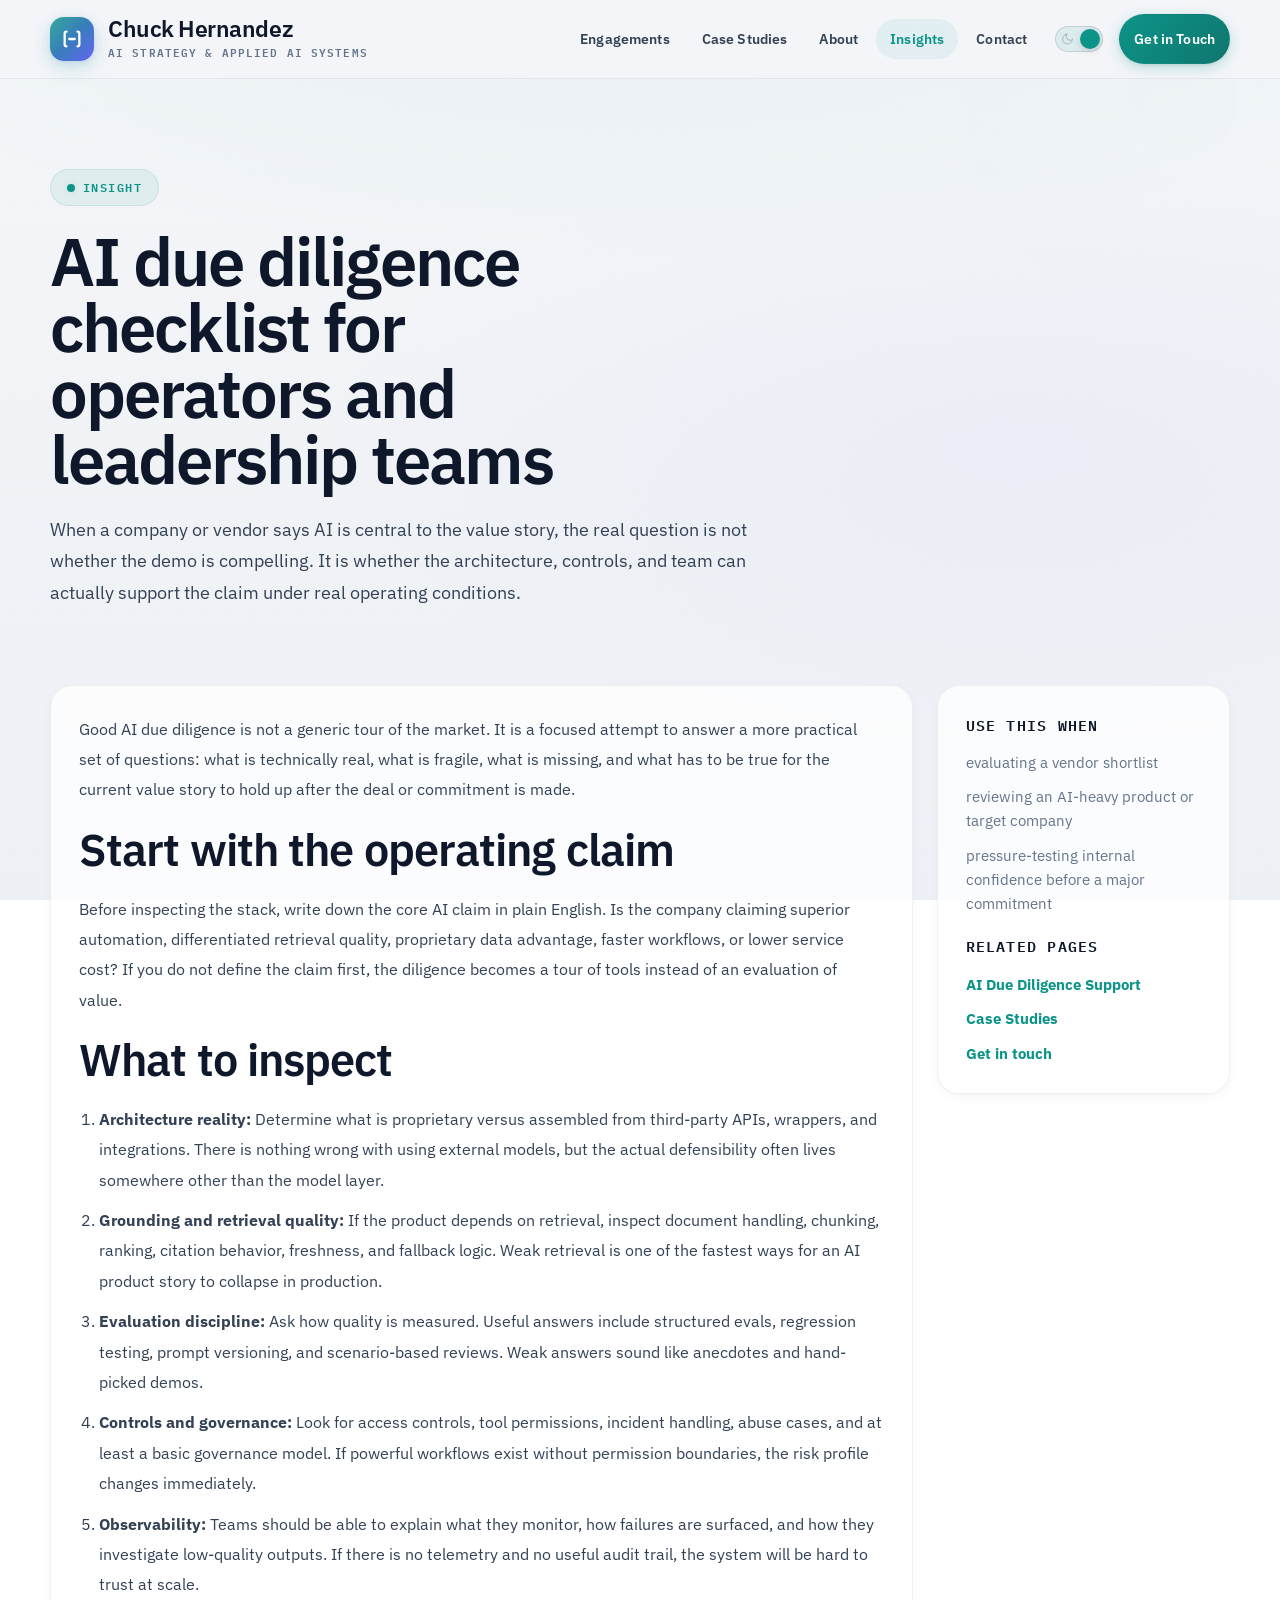
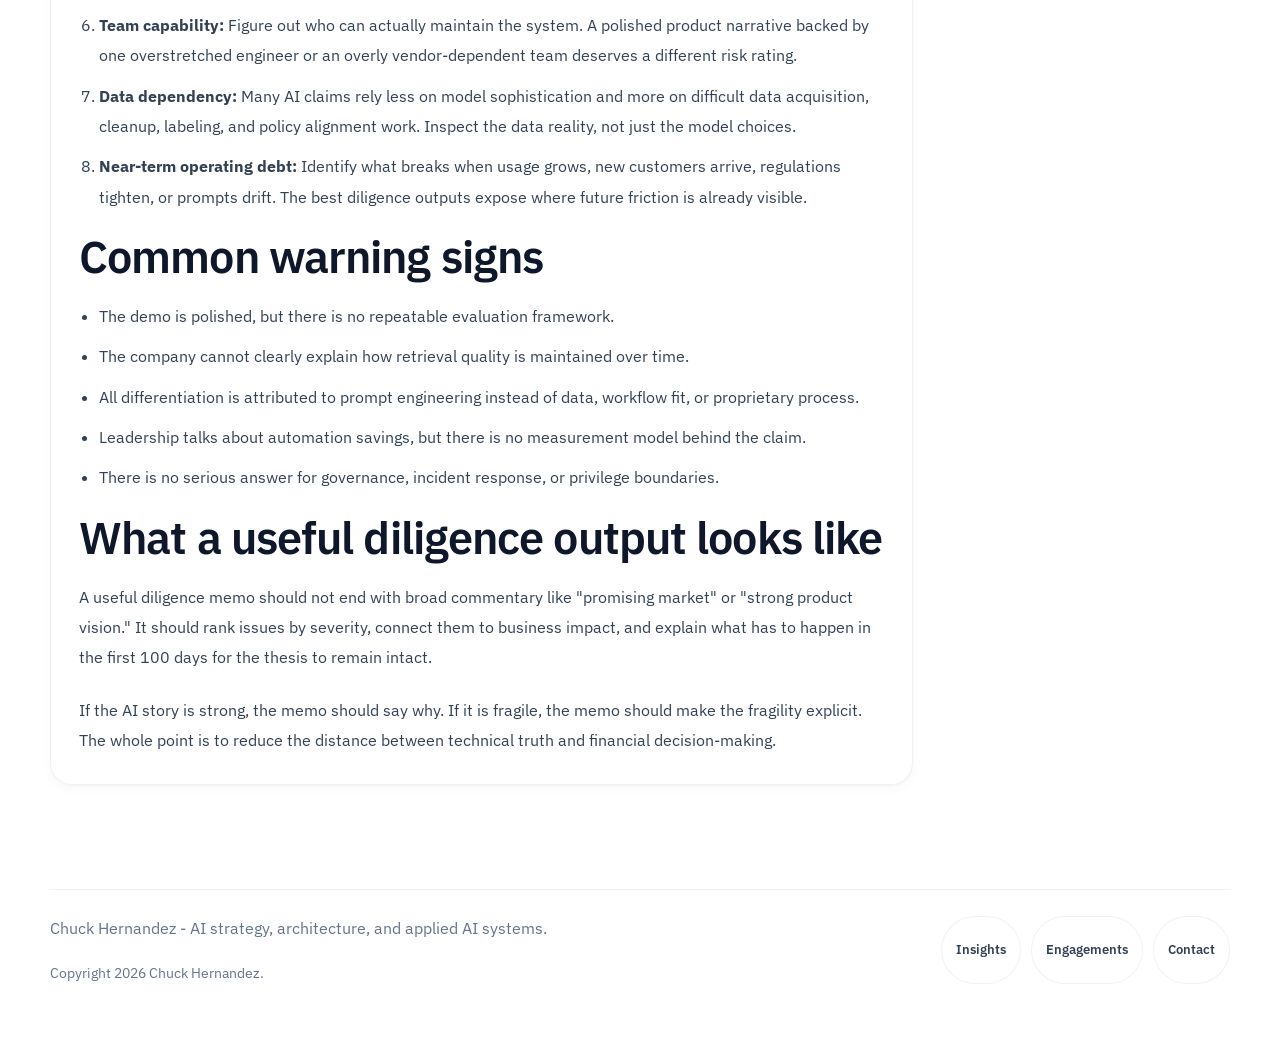
<file: ai-due-diligence-checklist.html>
<!DOCTYPE html>
<html lang="en" data-theme="light">
<head>
  <meta charset="UTF-8">
  <script>(function(){var t=localStorage.getItem("theme");if(t){document.documentElement.setAttribute("data-theme",t)}else{document.documentElement.setAttribute("data-theme",window.matchMedia("(prefers-color-scheme:dark)").matches?"dark":"light")}})()</script>
  <meta name="viewport" content="width=device-width, initial-scale=1.0">
  <title>AI Due Diligence Checklist for Operators and Leadership Teams | Chuck Hernandez</title>
  <meta name="description" content="A practical AI due diligence checklist for operators and leadership teams evaluating AI-heavy vendors, products, or businesses.">
  <meta name="author" content="Chuck Hernandez">
  <meta name="robots" content="index, follow">
  <meta name="theme-color" content="#f4f6f9">
  <link rel="canonical" href="https://chuckhernandez.com/ai-due-diligence-checklist.html">
  <link rel="icon" href="img/favicon.svg" type="image/svg+xml">
  <link rel="manifest" href="site.webmanifest">
  <meta property="og:type" content="article">
  <meta property="og:title" content="AI Due Diligence Checklist for Operators and Leadership Teams">
  <meta property="og:description" content="How to evaluate AI-heavy products, vendors, and businesses before the commitment becomes expensive.">
  <meta property="og:url" content="https://chuckhernandez.com/ai-due-diligence-checklist.html">
  <meta property="og:site_name" content="Chuck Hernandez">
  <meta property="og:image" content="https://chuckhernandez.com/img/og-image.jpg">
  <meta property="og:image:alt" content="Chuck Hernandez social preview">
  <meta property="og:image:width" content="1200">
  <meta property="og:image:height" content="630">
  <meta name="twitter:card" content="summary_large_image">
  <meta name="twitter:title" content="AI Due Diligence Checklist for Operators and Leadership Teams">
  <meta name="twitter:description" content="A practical diligence framework for evaluating AI-heavy products, vendors, and businesses.">
  <meta name="twitter:image" content="https://chuckhernandez.com/img/og-image.jpg">
  <link rel="preconnect" href="https://fonts.googleapis.com">
  <link rel="preconnect" href="https://fonts.gstatic.com" crossorigin>
  <link href="https://fonts.googleapis.com/css2?family=IBM+Plex+Sans:wght@400;500;600;700&family=IBM+Plex+Mono:wght@400;500;600&display=swap" rel="stylesheet">
  <link rel="stylesheet" href="styles.css?v=20260327a">
  <script>document.documentElement.classList.add("js");</script>
  <script src="site.js?v=20260327a" defer></script>
  <script type="application/ld+json">
    {
      "@context": "https://schema.org",
      "@type": "Article",
      "headline": "AI Due Diligence Checklist for Operators and Leadership Teams",
      "description": "A practical AI due diligence checklist for operators and leadership teams evaluating AI-heavy vendors, products, or businesses.",
      "datePublished": "2026-03-12",
      "dateModified": "2026-03-12",
      "author": {
        "@type": "Person",
        "name": "Chuck Hernandez"
      },
      "publisher": {
        "@type": "Organization",
        "name": "Chuck Hernandez",
        "logo": {
          "@type": "ImageObject",
          "url": "https://chuckhernandez.com/img/favicon.svg"
        }
      },
      "mainEntityOfPage": "https://chuckhernandez.com/ai-due-diligence-checklist.html"
    }
  </script>
</head>
<body>
  <a class="skip-link" href="#content">Skip to content</a>
  <header class="site-header">
    <div class="container">
      <a class="brand" href="index.html" aria-label="Chuck Hernandez home">
        <span class="brand-mark" aria-hidden="true"><svg width="22" height="22" viewBox="0 0 24 24" fill="none"><path d="M6 4C6 4 4 4 4 6v12c0 2 2 2 2 2" stroke="currentColor" stroke-width="2.5" stroke-linecap="round"/><path d="M18 4c0 0 2 0 2 2v12c0 2-2 2-2 2" stroke="currentColor" stroke-width="2.5" stroke-linecap="round"/><path d="M9 12h6" stroke="currentColor" stroke-width="2.5" stroke-linecap="round"/><circle cx="12" cy="12" r="1.5" fill="currentColor" opacity="0.5"/></svg></span>
        <span class="brand-copy">
          <span class="brand-name">Chuck Hernandez</span>
          <span class="brand-tag">AI Strategy &amp; Applied AI Systems</span>
        </span>
      </a>

      <div class="site-nav-wrap">
        <button class="menu-button" type="button" aria-label="Toggle menu" aria-expanded="false" aria-controls="site-nav">
          <svg viewBox="0 0 24 24" fill="none" stroke="currentColor" stroke-width="2.2" stroke-linecap="round">
            <path d="M4 7h16M4 12h16M4 17h16"></path>
          </svg>
        </button>

        <nav class="site-nav" id="site-nav" aria-label="Primary">
          <ul>
            <li><a href="services.html">Engagements</a></li>
            <li><a href="case-studies.html">Case Studies</a></li>
            <li><a href="about.html">About</a></li>
            <li><a href="insights.html" aria-current="page">Insights</a></li>
            <li><a href="contact.html">Contact</a></li>
          </ul>
        <div class="theme-toggle">
          <button class="theme-switch" type="button" aria-label="Toggle dark/light mode" title="Toggle theme">
            <svg class="theme-switch-icon icon-moon" viewBox="0 0 24 24" fill="none" stroke="currentColor" stroke-width="2"><path d="M21 12.79A9 9 0 1111.21 3a7 7 0 009.79 9.79z"/></svg>
            <svg class="theme-switch-icon icon-sun" viewBox="0 0 24 24" fill="none" stroke="currentColor" stroke-width="2"><circle cx="12" cy="12" r="5"/><path d="M12 1v2M12 21v2M4.22 4.22l1.42 1.42M18.36 18.36l1.42 1.42M1 12h2M21 12h2M4.22 19.78l1.42-1.42M18.36 5.64l1.42-1.42"/></svg>
          </button>
        </div>
          <div class="header-cta">
            <a class="button button-primary" href="contact.html">Get in Touch</a>
          </div>
        </nav>
      </div>
    </div>
  </header>

  <main id="content">
    <section class="page-hero compact">
      <div class="container">
        <div class="hero-copy">
          <div class="eyebrow reveal">Insight</div>
          <h1 class="page-title reveal">AI due diligence checklist for operators and leadership teams</h1>
          <p class="lead reveal">When a company or vendor says AI is central to the value story, the real question is not whether the demo is compelling. It is whether the architecture, controls, and team can actually support the claim under real operating conditions.</p>
        </div>
      </div>
    </section>

    <section class="section">
      <div class="container">
        <div class="article-shell">
          <article class="article-content prose reveal">
            <p>Good AI due diligence is not a generic tour of the market. It is a focused attempt to answer a more practical set of questions: what is technically real, what is fragile, what is missing, and what has to be true for the current value story to hold up after the deal or commitment is made.</p>

            <h2>Start with the operating claim</h2>
            <p>Before inspecting the stack, write down the core AI claim in plain English. Is the company claiming superior automation, differentiated retrieval quality, proprietary data advantage, faster workflows, or lower service cost? If you do not define the claim first, the diligence becomes a tour of tools instead of an evaluation of value.</p>

            <h2>What to inspect</h2>
            <ol>
              <li><strong>Architecture reality:</strong> Determine what is proprietary versus assembled from third-party APIs, wrappers, and integrations. There is nothing wrong with using external models, but the actual defensibility often lives somewhere other than the model layer.</li>
              <li><strong>Grounding and retrieval quality:</strong> If the product depends on retrieval, inspect document handling, chunking, ranking, citation behavior, freshness, and fallback logic. Weak retrieval is one of the fastest ways for an AI product story to collapse in production.</li>
              <li><strong>Evaluation discipline:</strong> Ask how quality is measured. Useful answers include structured evals, regression testing, prompt versioning, and scenario-based reviews. Weak answers sound like anecdotes and hand-picked demos.</li>
              <li><strong>Controls and governance:</strong> Look for access controls, tool permissions, incident handling, abuse cases, and at least a basic governance model. If powerful workflows exist without permission boundaries, the risk profile changes immediately.</li>
              <li><strong>Observability:</strong> Teams should be able to explain what they monitor, how failures are surfaced, and how they investigate low-quality outputs. If there is no telemetry and no useful audit trail, the system will be hard to trust at scale.</li>
              <li><strong>Team capability:</strong> Figure out who can actually maintain the system. A polished product narrative backed by one overstretched engineer or an overly vendor-dependent team deserves a different risk rating.</li>
              <li><strong>Data dependency:</strong> Many AI claims rely less on model sophistication and more on difficult data acquisition, cleanup, labeling, and policy alignment work. Inspect the data reality, not just the model choices.</li>
              <li><strong>Near-term operating debt:</strong> Identify what breaks when usage grows, new customers arrive, regulations tighten, or prompts drift. The best diligence outputs expose where future friction is already visible.</li>
            </ol>

            <h2>Common warning signs</h2>
            <ul>
              <li>The demo is polished, but there is no repeatable evaluation framework.</li>
              <li>The company cannot clearly explain how retrieval quality is maintained over time.</li>
              <li>All differentiation is attributed to prompt engineering instead of data, workflow fit, or proprietary process.</li>
              <li>Leadership talks about automation savings, but there is no measurement model behind the claim.</li>
              <li>There is no serious answer for governance, incident response, or privilege boundaries.</li>
            </ul>

            <h2>What a useful diligence output looks like</h2>
            <p>A useful diligence memo should not end with broad commentary like "promising market" or "strong product vision." It should rank issues by severity, connect them to business impact, and explain what has to happen in the first 100 days for the thesis to remain intact.</p>
            <p>If the AI story is strong, the memo should say why. If it is fragile, the memo should make the fragility explicit. The whole point is to reduce the distance between technical truth and financial decision-making.</p>
          </article>

          <aside class="article-aside reveal">
            <h2>Use this when</h2>
            <ul>
              <li>evaluating a vendor shortlist</li>
              <li>reviewing an AI-heavy product or target company</li>
              <li>pressure-testing internal confidence before a major commitment</li>
            </ul>

            <h2 class="spacer-top">Related pages</h2>
            <ul>
              <li><a class="link-inline" href="services.html#diligence">AI Due Diligence Support</a></li>
              <li><a class="link-inline" href="case-studies.html">Case Studies</a></li>
              <li><a class="link-inline" href="contact.html">Get in touch</a></li>
            </ul>
          </aside>
        </div>
      </div>
    </section>
  </main>

  <footer class="site-footer">
    <div class="container">
      <div class="footer-copy">
        <p>Chuck Hernandez - AI strategy, architecture, and applied AI systems.</p>
        <p class="muted-note spacer-top">Copyright <span data-year></span> Chuck Hernandez.</p>
      </div>

      <div class="footer-links">
        <a class="pill" href="insights.html">Insights</a>
        <a class="pill" href="services.html">Engagements</a>
        <a class="pill" href="contact.html">Contact</a>
      </div>
    </div>
  </footer>
</body>
</html>
</file>
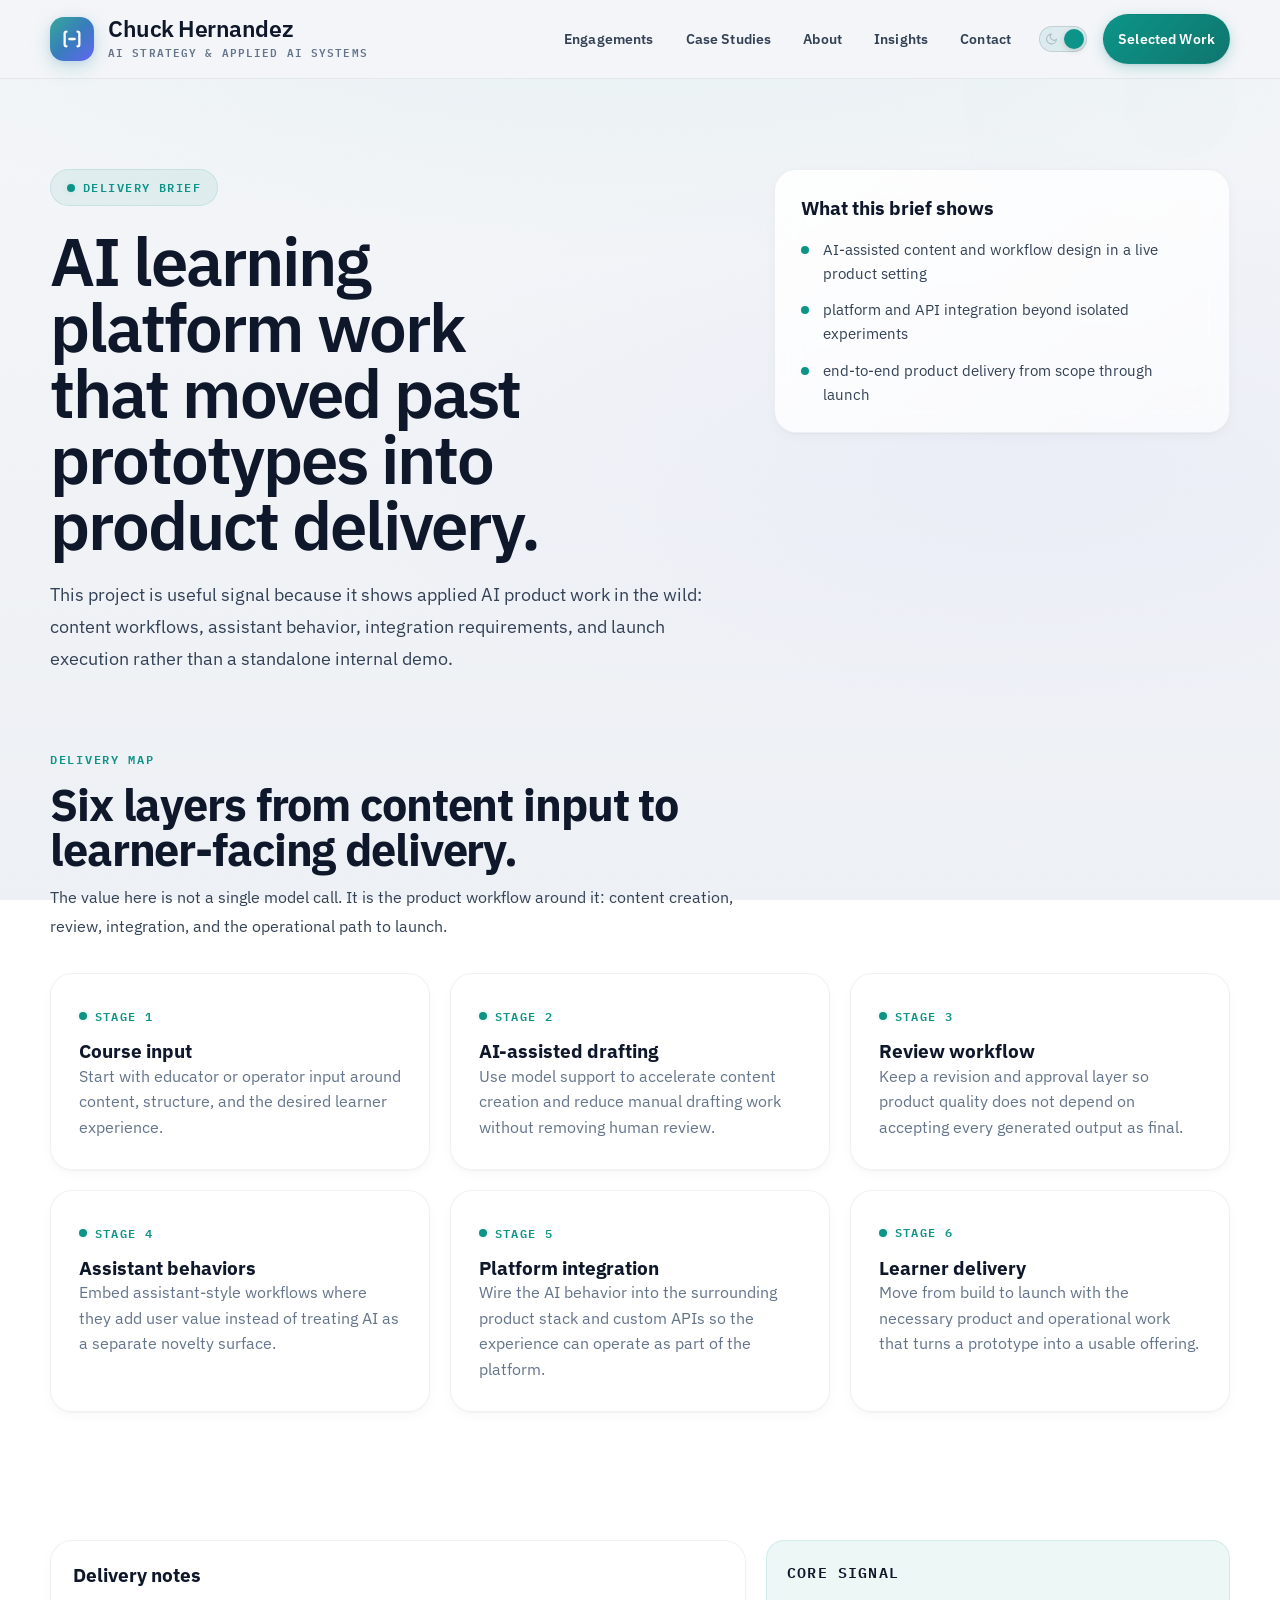
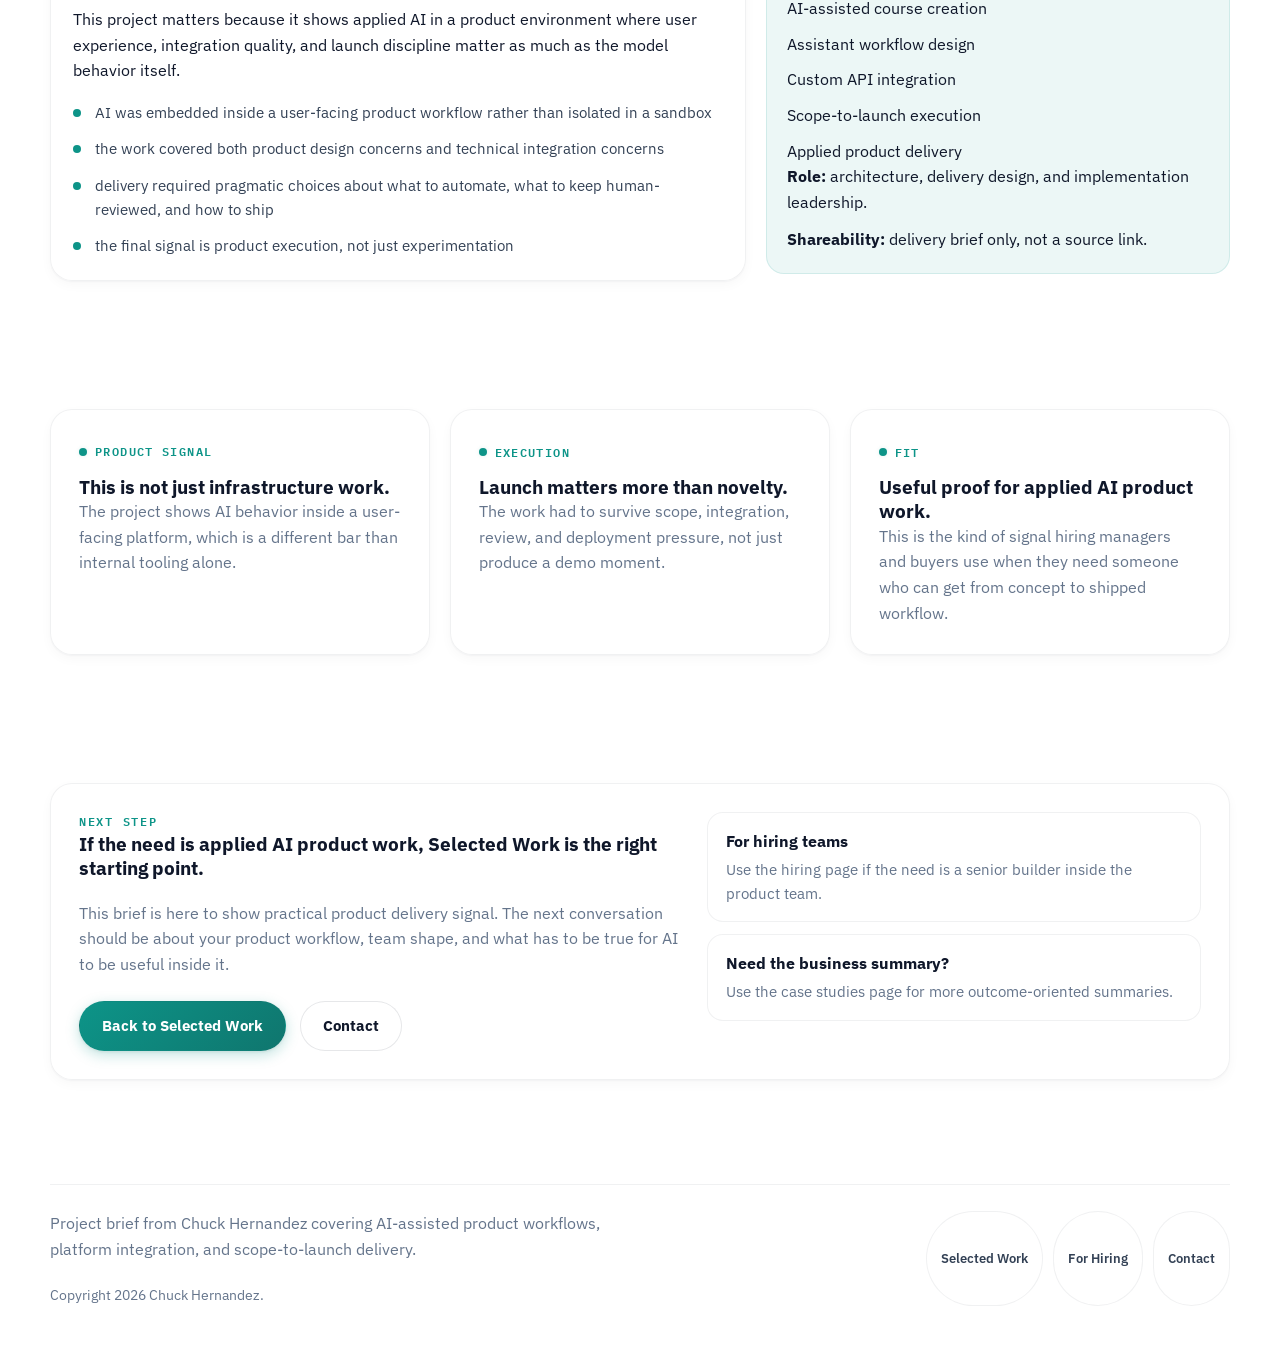
<file: ai-learning-platform.html>
<!DOCTYPE html>
<html lang="en" data-theme="light">
<head>
  <meta charset="UTF-8">
  <script>(function(){var t=localStorage.getItem("theme");if(t){document.documentElement.setAttribute("data-theme",t)}else{document.documentElement.setAttribute("data-theme",window.matchMedia("(prefers-color-scheme:dark)").matches?"dark":"light")}})()</script>
  <meta name="viewport" content="width=device-width, initial-scale=1.0">
  <title>AI Learning Platform | Chuck Hernandez</title>
  <meta name="description" content="Delivery brief for an AI-powered learning platform spanning content workflows, assistant experiences, product integration, and launch execution.">
  <meta name="author" content="Chuck Hernandez">
  <meta name="robots" content="index, follow">
  <meta name="theme-color" content="#f4f6f9">
  <link rel="canonical" href="https://chuckhernandez.com/ai-learning-platform.html">
  <link rel="icon" href="img/favicon.svg" type="image/svg+xml">
  <link rel="manifest" href="site.webmanifest">
  <meta property="og:type" content="website">
  <meta property="og:title" content="AI Learning Platform | Chuck Hernandez">
  <meta property="og:description" content="Delivery brief for an AI-powered learning platform spanning content workflows, assistant experiences, product integration, and launch execution.">
  <meta property="og:url" content="https://chuckhernandez.com/ai-learning-platform.html">
  <meta property="og:site_name" content="Chuck Hernandez">
  <meta property="og:image" content="https://chuckhernandez.com/img/og-image.jpg">
  <meta property="og:image:alt" content="Chuck Hernandez social preview">
  <meta property="og:image:width" content="1200">
  <meta property="og:image:height" content="630">
  <meta name="twitter:card" content="summary_large_image">
  <meta name="twitter:title" content="AI Learning Platform | Chuck Hernandez">
  <meta name="twitter:description" content="Delivery brief for an AI-powered learning platform spanning content workflows, assistant experiences, product integration, and launch execution.">
  <meta name="twitter:image" content="https://chuckhernandez.com/img/og-image.jpg">
  <link rel="preconnect" href="https://fonts.googleapis.com">
  <link rel="preconnect" href="https://fonts.gstatic.com" crossorigin>
  <link href="https://fonts.googleapis.com/css2?family=IBM+Plex+Sans:wght@400;500;600;700&family=IBM+Plex+Mono:wght@400;500;600&display=swap" rel="stylesheet">
  <link rel="stylesheet" href="styles.css?v=20260327a">
  <script>document.documentElement.classList.add("js");</script>
  <script src="site.js?v=20260327a" defer></script>
  <script type="application/ld+json">
    {
      "@context": "https://schema.org",
      "@type": "WebPage",
      "name": "AI Learning Platform",
      "url": "https://chuckhernandez.com/ai-learning-platform.html",
      "description": "Delivery brief for an AI-powered learning platform spanning content workflows, assistant experiences, product integration, and launch execution."
    }
  </script>
</head>
<body>
  <a class="skip-link" href="#content">Skip to content</a>
  <header class="site-header">
    <div class="container">
      <a class="brand" href="index.html" aria-label="Chuck Hernandez home">
        <span class="brand-mark" aria-hidden="true"><svg width="22" height="22" viewBox="0 0 24 24" fill="none"><path d="M6 4C6 4 4 4 4 6v12c0 2 2 2 2 2" stroke="currentColor" stroke-width="2.5" stroke-linecap="round"/><path d="M18 4c0 0 2 0 2 2v12c0 2-2 2-2 2" stroke="currentColor" stroke-width="2.5" stroke-linecap="round"/><path d="M9 12h6" stroke="currentColor" stroke-width="2.5" stroke-linecap="round"/><circle cx="12" cy="12" r="1.5" fill="currentColor" opacity="0.5"/></svg></span>
        <span class="brand-copy">
          <span class="brand-name">Chuck Hernandez</span>
          <span class="brand-tag">AI Strategy &amp; Applied AI Systems</span>
        </span>
      </a>

      <div class="site-nav-wrap">
        <button class="menu-button" type="button" aria-label="Toggle menu" aria-expanded="false" aria-controls="site-nav">
          <svg viewBox="0 0 24 24" fill="none" stroke="currentColor" stroke-width="2.2" stroke-linecap="round">
            <path d="M4 7h16M4 12h16M4 17h16"></path>
          </svg>
        </button>

        <nav class="site-nav" id="site-nav" aria-label="Primary">
          <ul>
            <li><a href="services.html">Engagements</a></li>
            <li><a href="case-studies.html">Case Studies</a></li>
            <li><a href="about.html">About</a></li>
            <li><a href="insights.html">Insights</a></li>
            <li><a href="contact.html">Contact</a></li>
          </ul>
        <div class="theme-toggle">
          <button class="theme-switch" type="button" aria-label="Toggle dark/light mode" title="Toggle theme">
            <svg class="theme-switch-icon icon-moon" viewBox="0 0 24 24" fill="none" stroke="currentColor" stroke-width="2"><path d="M21 12.79A9 9 0 1111.21 3a7 7 0 009.79 9.79z"/></svg>
            <svg class="theme-switch-icon icon-sun" viewBox="0 0 24 24" fill="none" stroke="currentColor" stroke-width="2"><circle cx="12" cy="12" r="5"/><path d="M12 1v2M12 21v2M4.22 4.22l1.42 1.42M18.36 18.36l1.42 1.42M1 12h2M21 12h2M4.22 19.78l1.42-1.42M18.36 5.64l1.42-1.42"/></svg>
          </button>
        </div>
          <div class="header-cta">
            <a class="button button-primary" href="selected-work.html">Selected Work</a>
          </div>
        </nav>
      </div>
    </div>
  </header>

  <main id="content">
    <section class="page-hero compact">
      <div class="container">
        <div class="hero-grid">
          <div class="hero-copy">
            <div class="eyebrow reveal">Delivery Brief</div>
            <h1 class="page-title reveal">AI learning platform work that moved past prototypes into product delivery.</h1>
            <p class="lead reveal">This project is useful signal because it shows applied AI product work in the wild: content workflows, assistant behavior, integration requirements, and launch execution rather than a standalone internal demo.</p>
          </div>

          <aside class="hero-panel reveal">
            <h2>What this brief shows</h2>
            <ul class="list-clean">
              <li>AI-assisted content and workflow design in a live product setting</li>
              <li>platform and API integration beyond isolated experiments</li>
              <li>end-to-end product delivery from scope through launch</li>
            </ul>
          </aside>
        </div>
      </div>
    </section>

    <section class="section">
      <div class="container">
        <div class="section-head reveal">
          <div class="section-kicker">Delivery Map</div>
          <h2>Six layers from content input to learner-facing delivery.</h2>
          <p>The value here is not a single model call. It is the product workflow around it: content creation, review, integration, and the operational path to launch.</p>
        </div>

        <div class="grid-3">
          <article class="card reveal">
            <div class="card-tag">Stage 1</div>
            <h3>Course input</h3>
            <p>Start with educator or operator input around content, structure, and the desired learner experience.</p>
          </article>

          <article class="card reveal">
            <div class="card-tag">Stage 2</div>
            <h3>AI-assisted drafting</h3>
            <p>Use model support to accelerate content creation and reduce manual drafting work without removing human review.</p>
          </article>

          <article class="card reveal">
            <div class="card-tag">Stage 3</div>
            <h3>Review workflow</h3>
            <p>Keep a revision and approval layer so product quality does not depend on accepting every generated output as final.</p>
          </article>

          <article class="card reveal">
            <div class="card-tag">Stage 4</div>
            <h3>Assistant behaviors</h3>
            <p>Embed assistant-style workflows where they add user value instead of treating AI as a separate novelty surface.</p>
          </article>

          <article class="card reveal">
            <div class="card-tag">Stage 5</div>
            <h3>Platform integration</h3>
            <p>Wire the AI behavior into the surrounding product stack and custom APIs so the experience can operate as part of the platform.</p>
          </article>

          <article class="card reveal">
            <div class="card-tag">Stage 6</div>
            <h3>Learner delivery</h3>
            <p>Move from build to launch with the necessary product and operational work that turns a prototype into a usable offering.</p>
          </article>
        </div>
      </div>
    </section>

    <section class="section section-alt">
      <div class="container">
        <div class="detail-grid">
          <article class="panel reveal">
            <h2 class="panel-title">Delivery notes</h2>
            <p class="spacer-top">This project matters because it shows applied AI in a product environment where user experience, integration quality, and launch discipline matter as much as the model behavior itself.</p>
            <ul class="list-clean">
              <li>AI was embedded inside a user-facing product workflow rather than isolated in a sandbox</li>
              <li>the work covered both product design concerns and technical integration concerns</li>
              <li>delivery required pragmatic choices about what to automate, what to keep human-reviewed, and how to ship</li>
              <li>the final signal is product execution, not just experimentation</li>
            </ul>
          </article>

          <aside class="detail-sidebar reveal">
            <h3>Core signal</h3>
            <ul>
              <li>AI-assisted course creation</li>
              <li>Assistant workflow design</li>
              <li>Custom API integration</li>
              <li>Scope-to-launch execution</li>
              <li>Applied product delivery</li>
            </ul>
            <p><strong>Role:</strong> architecture, delivery design, and implementation leadership.</p>
            <p><strong>Shareability:</strong> delivery brief only, not a source link.</p>
          </aside>
        </div>
      </div>
    </section>

    <section class="section">
      <div class="container">
        <div class="grid-3">
          <article class="card reveal">
            <div class="card-tag">Product Signal</div>
            <h3>This is not just infrastructure work.</h3>
            <p>The project shows AI behavior inside a user-facing platform, which is a different bar than internal tooling alone.</p>
          </article>

          <article class="card reveal">
            <div class="card-tag">Execution</div>
            <h3>Launch matters more than novelty.</h3>
            <p>The work had to survive scope, integration, review, and deployment pressure, not just produce a demo moment.</p>
          </article>

          <article class="card reveal">
            <div class="card-tag">Fit</div>
            <h3>Useful proof for applied AI product work.</h3>
            <p>This is the kind of signal hiring managers and buyers use when they need someone who can get from concept to shipped workflow.</p>
          </article>
        </div>
      </div>
    </section>

    <section class="section section-alt">
      <div class="container">
        <div class="contact-panel reveal">
          <div>
            <div class="section-kicker">Next Step</div>
            <h2>If the need is applied AI product work, Selected Work is the right starting point.</h2>
            <p class="spacer-top">This brief is here to show practical product delivery signal. The next conversation should be about your product workflow, team shape, and what has to be true for AI to be useful inside it.</p>
            <div class="contact-actions">
              <a class="button button-primary" href="selected-work.html">Back to Selected Work</a>
              <a class="button button-secondary" href="contact.html">Contact</a>
            </div>
          </div>

          <div class="contact-links">
            <a class="contact-link" href="for-hiring.html">
              <strong>For hiring teams</strong>
              <span>Use the hiring page if the need is a senior builder inside the product team.</span>
            </a>
            <a class="contact-link" href="case-studies.html">
              <strong>Need the business summary?</strong>
              <span>Use the case studies page for more outcome-oriented summaries.</span>
            </a>
          </div>
        </div>
      </div>
    </section>
  </main>

  <footer class="site-footer">
    <div class="container">
      <div class="footer-copy">
        <p>Project brief from Chuck Hernandez covering AI-assisted product workflows, platform integration, and scope-to-launch delivery.</p>
        <p class="muted-note spacer-top">Copyright <span data-year></span> Chuck Hernandez.</p>
      </div>

      <div class="footer-links">
        <a class="pill" href="selected-work.html">Selected Work</a>
        <a class="pill" href="for-hiring.html">For Hiring</a>
        <a class="pill" href="contact.html">Contact</a>
      </div>
    </div>
  </footer>
</body>
</html>
</file>
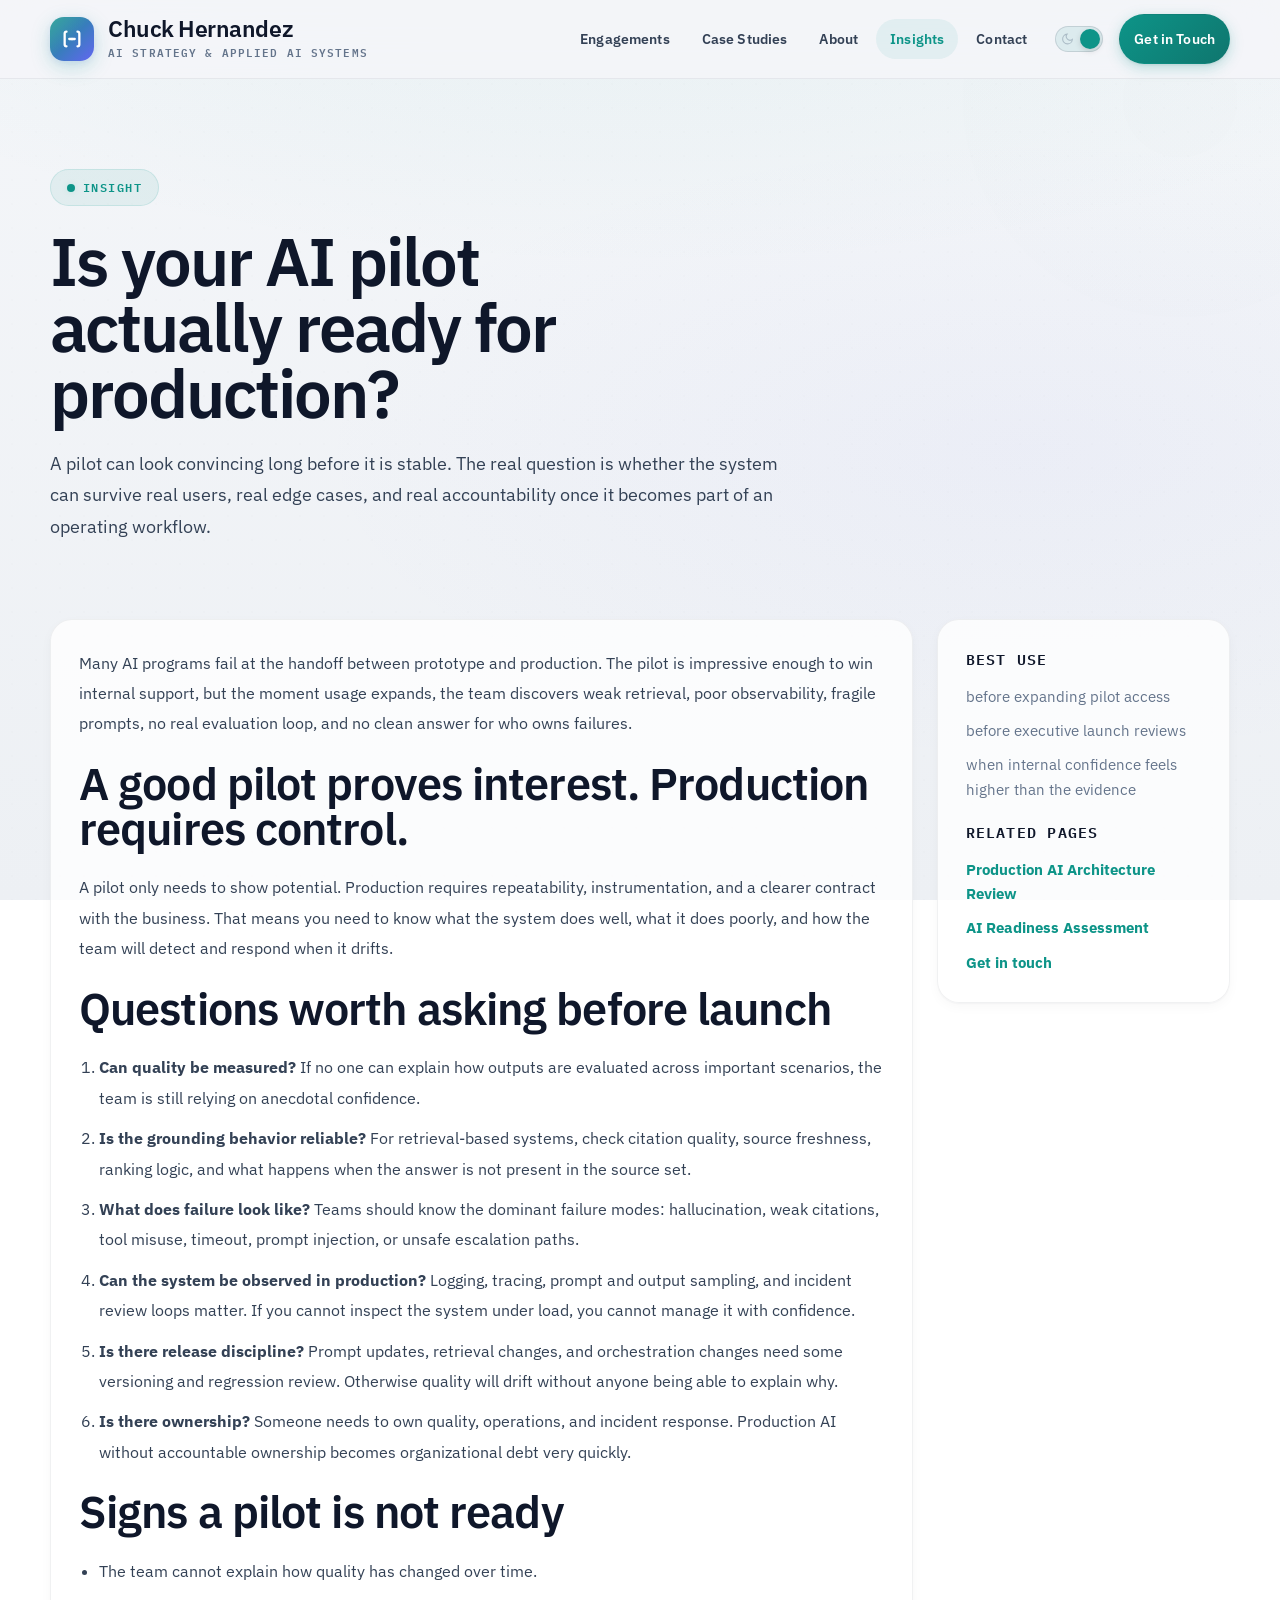
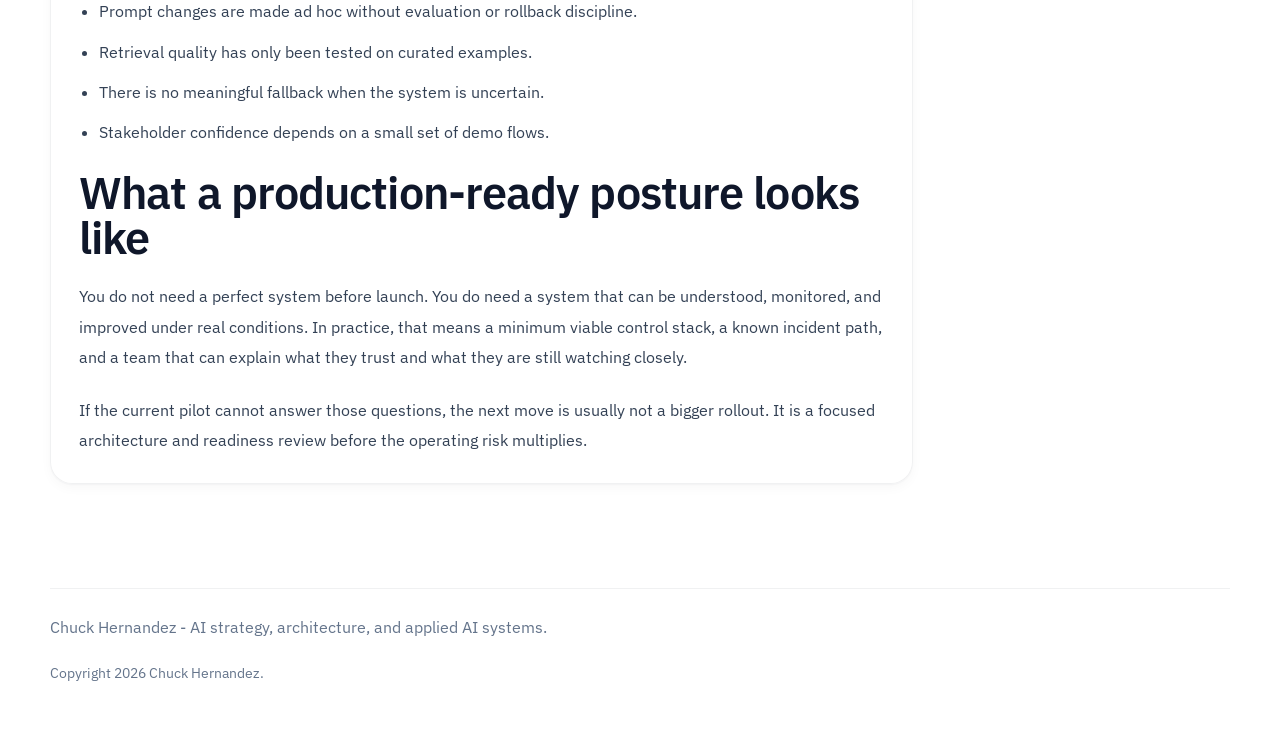
<file: ai-pilot-ready-for-production.html>
<!DOCTYPE html>
<html lang="en" data-theme="light">
<head>
  <meta charset="UTF-8">
  <script>(function(){var t=localStorage.getItem("theme");if(t){document.documentElement.setAttribute("data-theme",t)}else{document.documentElement.setAttribute("data-theme",window.matchMedia("(prefers-color-scheme:dark)").matches?"dark":"light")}})()</script>
  <meta name="viewport" content="width=device-width, initial-scale=1.0">
  <title>Is Your AI Pilot Ready for Production? | Chuck Hernandez</title>
  <meta name="description" content="A practical guide to deciding whether an AI pilot is truly ready for production, with attention to evals, grounding, observability, and release discipline.">
  <meta name="author" content="Chuck Hernandez">
  <meta name="robots" content="index, follow">
  <meta name="theme-color" content="#f4f6f9">
  <link rel="canonical" href="https://chuckhernandez.com/ai-pilot-ready-for-production.html">
  <link rel="icon" href="img/favicon.svg" type="image/svg+xml">
  <link rel="manifest" href="site.webmanifest">
  <meta property="og:type" content="article">
  <meta property="og:title" content="Is Your AI Pilot Ready for Production?">
  <meta property="og:description" content="How to tell whether a convincing AI demo has the controls and operating discipline needed for production.">
  <meta property="og:url" content="https://chuckhernandez.com/ai-pilot-ready-for-production.html">
  <meta property="og:site_name" content="Chuck Hernandez">
  <meta property="og:image" content="https://chuckhernandez.com/img/og-image.jpg">
  <meta property="og:image:alt" content="Chuck Hernandez social preview">
  <meta property="og:image:width" content="1200">
  <meta property="og:image:height" content="630">
  <meta name="twitter:card" content="summary_large_image">
  <meta name="twitter:title" content="Is Your AI Pilot Ready for Production?">
  <meta name="twitter:description" content="A practical guide to deciding whether an AI pilot is truly ready for production.">
  <meta name="twitter:image" content="https://chuckhernandez.com/img/og-image.jpg">
  <link rel="preconnect" href="https://fonts.googleapis.com">
  <link rel="preconnect" href="https://fonts.gstatic.com" crossorigin>
  <link href="https://fonts.googleapis.com/css2?family=IBM+Plex+Sans:wght@400;500;600;700&family=IBM+Plex+Mono:wght@400;500;600&display=swap" rel="stylesheet">
  <link rel="stylesheet" href="styles.css?v=20260327a">
  <script>document.documentElement.classList.add("js");</script>
  <script src="site.js?v=20260327a" defer></script>
  <script type="application/ld+json">
    {
      "@context": "https://schema.org",
      "@type": "Article",
      "headline": "Is Your AI Pilot Ready for Production?",
      "description": "A practical guide to deciding whether an AI pilot is truly ready for production, with attention to evals, grounding, observability, and release discipline.",
      "datePublished": "2026-03-12",
      "dateModified": "2026-03-12",
      "author": {
        "@type": "Person",
        "name": "Chuck Hernandez"
      },
      "publisher": {
        "@type": "Organization",
        "name": "Chuck Hernandez",
        "logo": {
          "@type": "ImageObject",
          "url": "https://chuckhernandez.com/img/favicon.svg"
        }
      },
      "mainEntityOfPage": "https://chuckhernandez.com/ai-pilot-ready-for-production.html"
    }
  </script>
</head>
<body>
  <a class="skip-link" href="#content">Skip to content</a>
  <header class="site-header">
    <div class="container">
      <a class="brand" href="index.html" aria-label="Chuck Hernandez home">
        <span class="brand-mark" aria-hidden="true"><svg width="22" height="22" viewBox="0 0 24 24" fill="none"><path d="M6 4C6 4 4 4 4 6v12c0 2 2 2 2 2" stroke="currentColor" stroke-width="2.5" stroke-linecap="round"/><path d="M18 4c0 0 2 0 2 2v12c0 2-2 2-2 2" stroke="currentColor" stroke-width="2.5" stroke-linecap="round"/><path d="M9 12h6" stroke="currentColor" stroke-width="2.5" stroke-linecap="round"/><circle cx="12" cy="12" r="1.5" fill="currentColor" opacity="0.5"/></svg></span>
        <span class="brand-copy">
          <span class="brand-name">Chuck Hernandez</span>
          <span class="brand-tag">AI Strategy &amp; Applied AI Systems</span>
        </span>
      </a>

      <div class="site-nav-wrap">
        <button class="menu-button" type="button" aria-label="Toggle menu" aria-expanded="false" aria-controls="site-nav">
          <svg viewBox="0 0 24 24" fill="none" stroke="currentColor" stroke-width="2.2" stroke-linecap="round">
            <path d="M4 7h16M4 12h16M4 17h16"></path>
          </svg>
        </button>

        <nav class="site-nav" id="site-nav" aria-label="Primary">
          <ul>
            <li><a href="services.html">Engagements</a></li>
            <li><a href="case-studies.html">Case Studies</a></li>
            <li><a href="about.html">About</a></li>
            <li><a href="insights.html" aria-current="page">Insights</a></li>
            <li><a href="contact.html">Contact</a></li>
          </ul>
        <div class="theme-toggle">
          <button class="theme-switch" type="button" aria-label="Toggle dark/light mode" title="Toggle theme">
            <svg class="theme-switch-icon icon-moon" viewBox="0 0 24 24" fill="none" stroke="currentColor" stroke-width="2"><path d="M21 12.79A9 9 0 1111.21 3a7 7 0 009.79 9.79z"/></svg>
            <svg class="theme-switch-icon icon-sun" viewBox="0 0 24 24" fill="none" stroke="currentColor" stroke-width="2"><circle cx="12" cy="12" r="5"/><path d="M12 1v2M12 21v2M4.22 4.22l1.42 1.42M18.36 18.36l1.42 1.42M1 12h2M21 12h2M4.22 19.78l1.42-1.42M18.36 5.64l1.42-1.42"/></svg>
          </button>
        </div>
          <div class="header-cta">
            <a class="button button-primary" href="contact.html">Get in Touch</a>
          </div>
        </nav>
      </div>
    </div>
  </header>

  <main id="content">
    <section class="page-hero compact">
      <div class="container">
        <div class="hero-copy">
          <div class="eyebrow reveal">Insight</div>
          <h1 class="page-title reveal">Is your AI pilot actually ready for production?</h1>
          <p class="lead reveal">A pilot can look convincing long before it is stable. The real question is whether the system can survive real users, real edge cases, and real accountability once it becomes part of an operating workflow.</p>
        </div>
      </div>
    </section>

    <section class="section">
      <div class="container">
        <div class="article-shell">
          <article class="article-content prose reveal">
            <p>Many AI programs fail at the handoff between prototype and production. The pilot is impressive enough to win internal support, but the moment usage expands, the team discovers weak retrieval, poor observability, fragile prompts, no real evaluation loop, and no clean answer for who owns failures.</p>

            <h2>A good pilot proves interest. Production requires control.</h2>
            <p>A pilot only needs to show potential. Production requires repeatability, instrumentation, and a clearer contract with the business. That means you need to know what the system does well, what it does poorly, and how the team will detect and respond when it drifts.</p>

            <h2>Questions worth asking before launch</h2>
            <ol>
              <li><strong>Can quality be measured?</strong> If no one can explain how outputs are evaluated across important scenarios, the team is still relying on anecdotal confidence.</li>
              <li><strong>Is the grounding behavior reliable?</strong> For retrieval-based systems, check citation quality, source freshness, ranking logic, and what happens when the answer is not present in the source set.</li>
              <li><strong>What does failure look like?</strong> Teams should know the dominant failure modes: hallucination, weak citations, tool misuse, timeout, prompt injection, or unsafe escalation paths.</li>
              <li><strong>Can the system be observed in production?</strong> Logging, tracing, prompt and output sampling, and incident review loops matter. If you cannot inspect the system under load, you cannot manage it with confidence.</li>
              <li><strong>Is there release discipline?</strong> Prompt updates, retrieval changes, and orchestration changes need some versioning and regression review. Otherwise quality will drift without anyone being able to explain why.</li>
              <li><strong>Is there ownership?</strong> Someone needs to own quality, operations, and incident response. Production AI without accountable ownership becomes organizational debt very quickly.</li>
            </ol>

            <h2>Signs a pilot is not ready</h2>
            <ul>
              <li>The team cannot explain how quality has changed over time.</li>
              <li>Prompt changes are made ad hoc without evaluation or rollback discipline.</li>
              <li>Retrieval quality has only been tested on curated examples.</li>
              <li>There is no meaningful fallback when the system is uncertain.</li>
              <li>Stakeholder confidence depends on a small set of demo flows.</li>
            </ul>

            <h2>What a production-ready posture looks like</h2>
            <p>You do not need a perfect system before launch. You do need a system that can be understood, monitored, and improved under real conditions. In practice, that means a minimum viable control stack, a known incident path, and a team that can explain what they trust and what they are still watching closely.</p>
            <p>If the current pilot cannot answer those questions, the next move is usually not a bigger rollout. It is a focused architecture and readiness review before the operating risk multiplies.</p>
          </article>

          <aside class="article-aside reveal">
            <h2>Best use</h2>
            <ul>
              <li>before expanding pilot access</li>
              <li>before executive launch reviews</li>
              <li>when internal confidence feels higher than the evidence</li>
            </ul>

            <h2 class="spacer-top">Related pages</h2>
            <ul>
              <li><a class="link-inline" href="services.html#architecture">Production AI Architecture Review</a></li>
              <li><a class="link-inline" href="services.html#readiness">AI Readiness Assessment</a></li>
              <li><a class="link-inline" href="contact.html">Get in touch</a></li>
            </ul>
          </aside>
        </div>
      </div>
    </section>
  </main>

  <footer class="site-footer">
    <div class="container">
      <div class="footer-copy">
        <p>Chuck Hernandez - AI strategy, architecture, and applied AI systems.</p>
        <p class="muted-note spacer-top">Copyright <span data-year></span> Chuck Hernandez.</p>
      </div>

      <div class="footer-links">
        <a class="pill" href="insights.html">Insights</a>
        <a class="pill" href="services.html">Engagements</a>
        <a class="pill" href="contact.html">Contact</a>
      </div>
    </div>
  </footer>
</body>
</html>
</file>
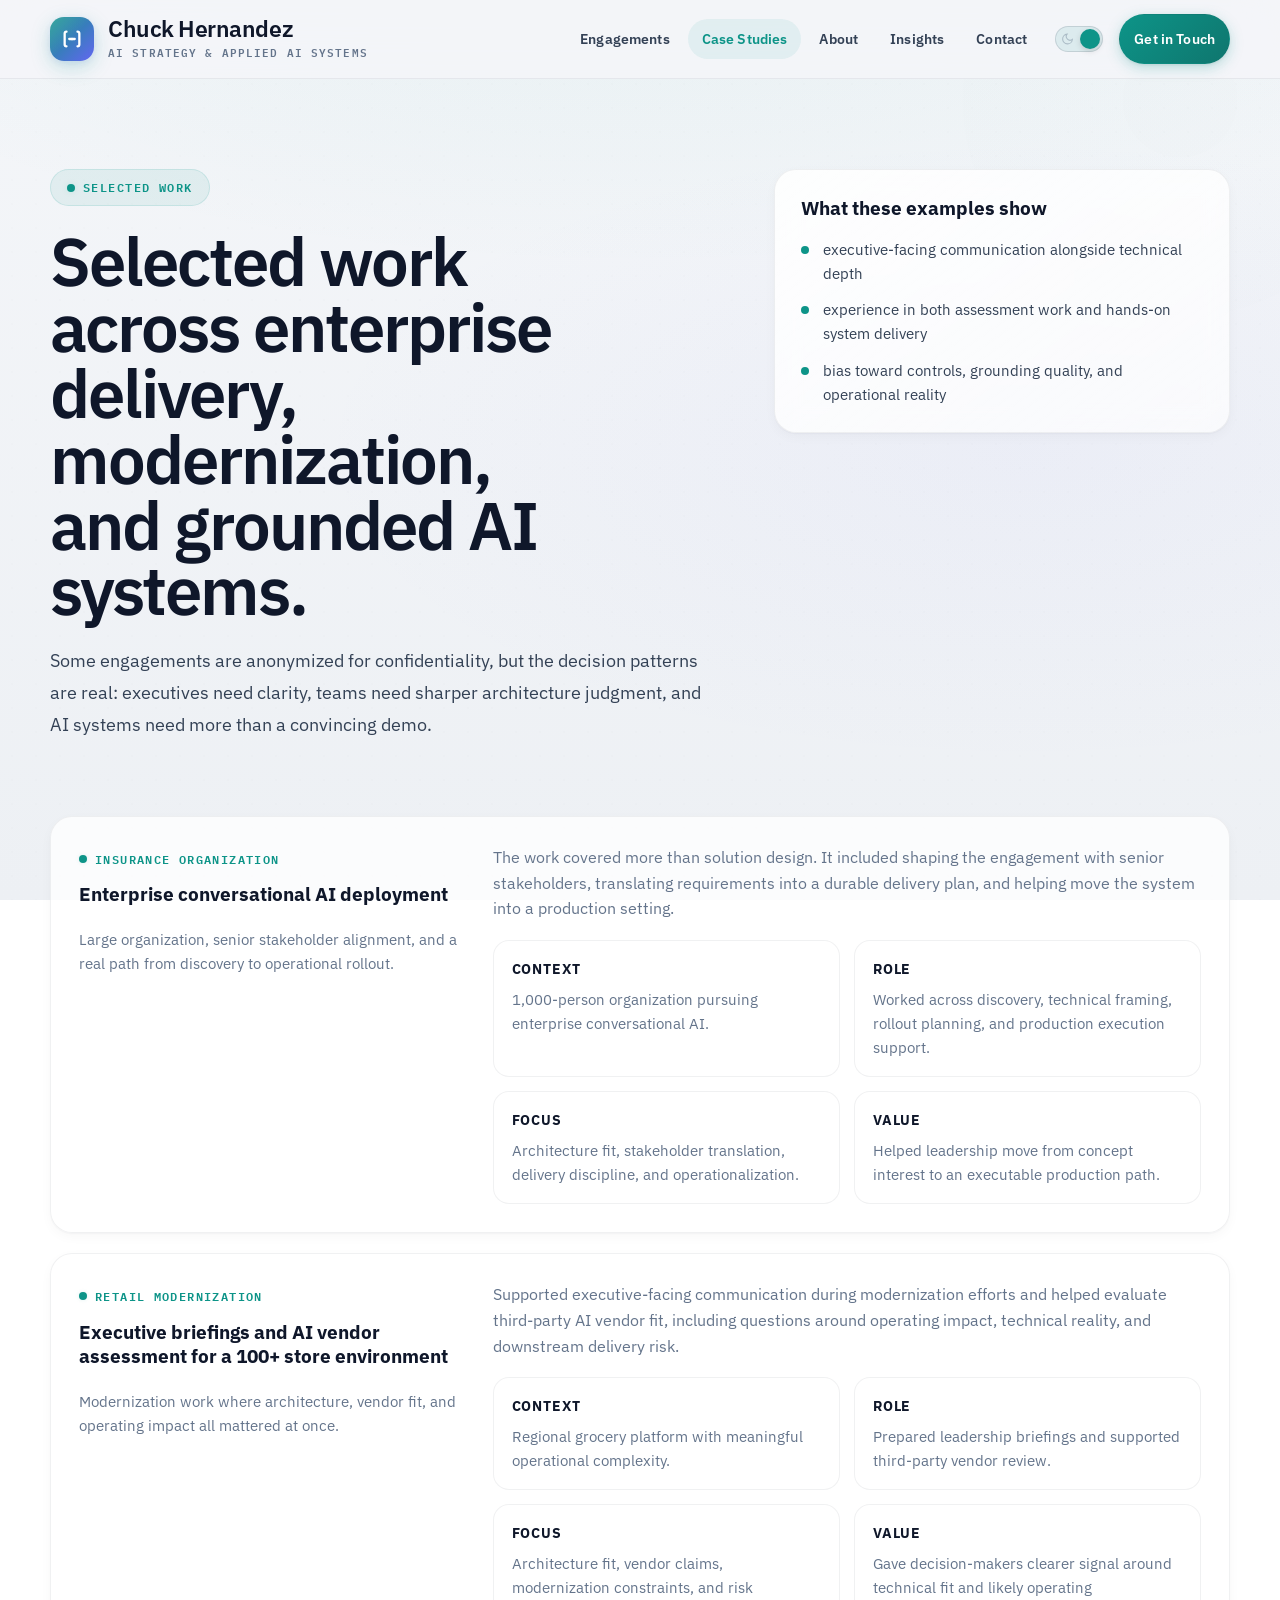
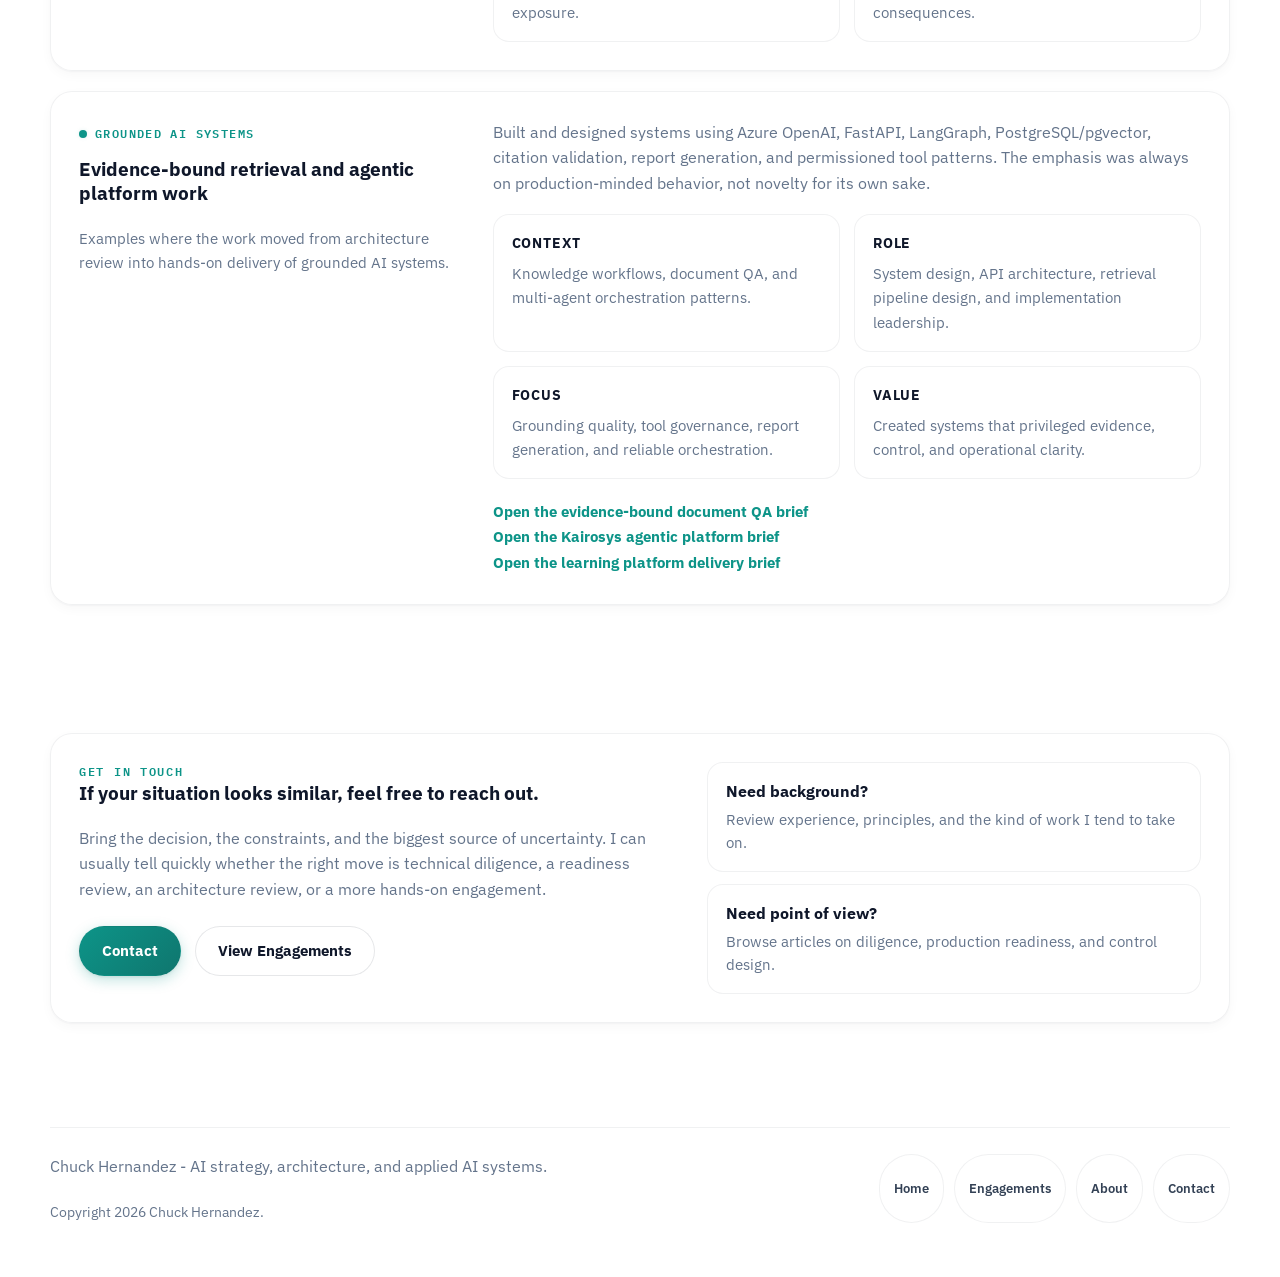
<file: case-studies.html>
<!DOCTYPE html>
<html lang="en" data-theme="light">
<head>
  <meta charset="UTF-8">
  <script>(function(){var t=localStorage.getItem("theme");if(t){document.documentElement.setAttribute("data-theme",t)}else{document.documentElement.setAttribute("data-theme",window.matchMedia("(prefers-color-scheme:dark)").matches?"dark":"light")}})()</script>
  <meta name="viewport" content="width=device-width, initial-scale=1.0">
  <title>Selected Work | Chuck Hernandez</title>
  <meta name="description" content="Selected work across enterprise AI delivery, retail modernization, document systems, and grounded AI architecture.">
  <meta name="author" content="Chuck Hernandez">
  <meta name="robots" content="index, follow">
  <meta name="theme-color" content="#f4f6f9">
  <link rel="canonical" href="https://chuckhernandez.com/case-studies.html">
  <link rel="icon" href="img/favicon.svg" type="image/svg+xml">
  <link rel="manifest" href="site.webmanifest">
  <meta property="og:type" content="website">
  <meta property="og:title" content="Selected Work | Chuck Hernandez">
  <meta property="og:description" content="Selected work across enterprise AI delivery, retail modernization, document systems, and grounded AI architecture.">
  <meta property="og:url" content="https://chuckhernandez.com/case-studies.html">
  <meta property="og:site_name" content="Chuck Hernandez">
  <meta property="og:image" content="https://chuckhernandez.com/img/og-image.jpg">
  <meta property="og:image:alt" content="Chuck Hernandez social preview">
  <meta property="og:image:width" content="1200">
  <meta property="og:image:height" content="630">
  <meta name="twitter:card" content="summary_large_image">
  <meta name="twitter:title" content="Selected Work | Chuck Hernandez">
  <meta name="twitter:description" content="Selected work across enterprise AI delivery, retail modernization, document systems, and grounded AI architecture.">
  <meta name="twitter:image" content="https://chuckhernandez.com/img/og-image.jpg">
  <link rel="preconnect" href="https://fonts.googleapis.com">
  <link rel="preconnect" href="https://fonts.gstatic.com" crossorigin>
  <link href="https://fonts.googleapis.com/css2?family=IBM+Plex+Sans:wght@400;500;600;700&family=IBM+Plex+Mono:wght@400;500;600&display=swap" rel="stylesheet">
  <link rel="stylesheet" href="styles.css?v=20260327a">
  <script>document.documentElement.classList.add("js");</script>
  <script src="site.js?v=20260327a" defer></script>
  <script type="application/ld+json">
    {
      "@context": "https://schema.org",
      "@type": "CollectionPage",
      "name": "Selected Work",
      "url": "https://chuckhernandez.com/case-studies.html",
      "description": "Selected work across enterprise AI delivery, retail modernization, document systems, and grounded AI architecture."
    }
  </script>
</head>
<body>
  <a class="skip-link" href="#content">Skip to content</a>
  <header class="site-header">
    <div class="container">
      <a class="brand" href="index.html" aria-label="Chuck Hernandez home">
        <span class="brand-mark" aria-hidden="true"><svg width="22" height="22" viewBox="0 0 24 24" fill="none"><path d="M6 4C6 4 4 4 4 6v12c0 2 2 2 2 2" stroke="currentColor" stroke-width="2.5" stroke-linecap="round"/><path d="M18 4c0 0 2 0 2 2v12c0 2-2 2-2 2" stroke="currentColor" stroke-width="2.5" stroke-linecap="round"/><path d="M9 12h6" stroke="currentColor" stroke-width="2.5" stroke-linecap="round"/><circle cx="12" cy="12" r="1.5" fill="currentColor" opacity="0.5"/></svg></span>
        <span class="brand-copy">
          <span class="brand-name">Chuck Hernandez</span>
          <span class="brand-tag">AI Strategy &amp; Applied AI Systems</span>
        </span>
      </a>

      <div class="site-nav-wrap">
        <button class="menu-button" type="button" aria-label="Toggle menu" aria-expanded="false" aria-controls="site-nav">
          <svg viewBox="0 0 24 24" fill="none" stroke="currentColor" stroke-width="2.2" stroke-linecap="round">
            <path d="M4 7h16M4 12h16M4 17h16"></path>
          </svg>
        </button>

        <nav class="site-nav" id="site-nav" aria-label="Primary">
          <ul>
            <li><a href="services.html">Engagements</a></li>
            <li><a href="case-studies.html" aria-current="page">Case Studies</a></li>
            <li><a href="about.html">About</a></li>
            <li><a href="insights.html">Insights</a></li>
            <li><a href="contact.html">Contact</a></li>
          </ul>
        <div class="theme-toggle">
          <button class="theme-switch" type="button" aria-label="Toggle dark/light mode" title="Toggle theme">
            <svg class="theme-switch-icon icon-moon" viewBox="0 0 24 24" fill="none" stroke="currentColor" stroke-width="2"><path d="M21 12.79A9 9 0 1111.21 3a7 7 0 009.79 9.79z"/></svg>
            <svg class="theme-switch-icon icon-sun" viewBox="0 0 24 24" fill="none" stroke="currentColor" stroke-width="2"><circle cx="12" cy="12" r="5"/><path d="M12 1v2M12 21v2M4.22 4.22l1.42 1.42M18.36 18.36l1.42 1.42M1 12h2M21 12h2M4.22 19.78l1.42-1.42M18.36 5.64l1.42-1.42"/></svg>
          </button>
        </div>
          <div class="header-cta">
            <a class="button button-primary" href="contact.html">Get in Touch</a>
          </div>
        </nav>
      </div>
    </div>
  </header>

  <main id="content">
    <section class="page-hero compact">
      <div class="container">
        <div class="hero-grid">
          <div class="hero-copy">
            <div class="eyebrow reveal">Selected Work</div>
            <h1 class="page-title reveal">Selected work across enterprise delivery, modernization, and grounded AI systems.</h1>
            <p class="lead reveal">Some engagements are anonymized for confidentiality, but the decision patterns are real: executives need clarity, teams need sharper architecture judgment, and AI systems need more than a convincing demo.</p>
          </div>

          <aside class="hero-panel reveal">
            <h2>What these examples show</h2>
            <ul class="list-clean">
              <li>executive-facing communication alongside technical depth</li>
              <li>experience in both assessment work and hands-on system delivery</li>
              <li>bias toward controls, grounding quality, and operational reality</li>
            </ul>
          </aside>
        </div>
      </div>
    </section>

    <section class="section">
      <div class="container">
        <article class="case-study reveal">
          <div class="case-layout">
            <div>
              <div class="case-meta">Insurance Organization</div>
              <h2>Enterprise conversational AI deployment</h2>
              <p class="case-summary spacer-top">Large organization, senior stakeholder alignment, and a real path from discovery to operational rollout.</p>
            </div>

            <div>
              <p>The work covered more than solution design. It included shaping the engagement with senior stakeholders, translating requirements into a durable delivery plan, and helping move the system into a production setting.</p>
              <div class="case-points">
                <div class="case-point">
                  <h3>Context</h3>
                  <p>1,000-person organization pursuing enterprise conversational AI.</p>
                </div>
                <div class="case-point">
                  <h3>Role</h3>
                  <p>Worked across discovery, technical framing, rollout planning, and production execution support.</p>
                </div>
                <div class="case-point">
                  <h3>Focus</h3>
                  <p>Architecture fit, stakeholder translation, delivery discipline, and operationalization.</p>
                </div>
                <div class="case-point">
                  <h3>Value</h3>
                  <p>Helped leadership move from concept interest to an executable production path.</p>
                </div>
              </div>
            </div>
          </div>
        </article>

        <article class="case-study reveal">
          <div class="case-layout">
            <div>
              <div class="case-meta">Retail Modernization</div>
              <h2>Executive briefings and AI vendor assessment for a 100+ store environment</h2>
              <p class="case-summary spacer-top">Modernization work where architecture, vendor fit, and operating impact all mattered at once.</p>
            </div>

            <div>
              <p>Supported executive-facing communication during modernization efforts and helped evaluate third-party AI vendor fit, including questions around operating impact, technical reality, and downstream delivery risk.</p>
              <div class="case-points">
                <div class="case-point">
                  <h3>Context</h3>
                  <p>Regional grocery platform with meaningful operational complexity.</p>
                </div>
                <div class="case-point">
                  <h3>Role</h3>
                  <p>Prepared leadership briefings and supported third-party vendor review.</p>
                </div>
                <div class="case-point">
                  <h3>Focus</h3>
                  <p>Architecture fit, vendor claims, modernization constraints, and risk exposure.</p>
                </div>
                <div class="case-point">
                  <h3>Value</h3>
                  <p>Gave decision-makers clearer signal around technical fit and likely operating consequences.</p>
                </div>
              </div>
            </div>
          </div>
        </article>

        <article class="case-study reveal">
          <div class="case-layout">
            <div>
              <div class="case-meta">Grounded AI Systems</div>
              <h2>Evidence-bound retrieval and agentic platform work</h2>
              <p class="case-summary spacer-top">Examples where the work moved from architecture review into hands-on delivery of grounded AI systems.</p>
            </div>

            <div>
              <p>Built and designed systems using Azure OpenAI, FastAPI, LangGraph, PostgreSQL/pgvector, citation validation, report generation, and permissioned tool patterns. The emphasis was always on production-minded behavior, not novelty for its own sake.</p>
              <div class="case-points">
                <div class="case-point">
                  <h3>Context</h3>
                  <p>Knowledge workflows, document QA, and multi-agent orchestration patterns.</p>
                </div>
                <div class="case-point">
                  <h3>Role</h3>
                  <p>System design, API architecture, retrieval pipeline design, and implementation leadership.</p>
                </div>
                <div class="case-point">
                  <h3>Focus</h3>
                  <p>Grounding quality, tool governance, report generation, and reliable orchestration.</p>
                </div>
                <div class="case-point">
                  <h3>Value</h3>
                  <p>Created systems that privileged evidence, control, and operational clarity.</p>
                </div>
              </div>
              <p class="spacer-top"><a class="link-inline" href="evidence-bound-document-qa.html">Open the evidence-bound document QA brief</a></p>
              <p><a class="link-inline" href="kairosys-agentic-platform.html">Open the Kairosys agentic platform brief</a></p>
              <p><a class="link-inline" href="ai-learning-platform.html">Open the learning platform delivery brief</a></p>
            </div>
          </div>
        </article>
      </div>
    </section>

    <section class="section section-alt">
      <div class="container">
        <div class="contact-panel reveal">
          <div>
            <div class="section-kicker">Get in touch</div>
            <h2>If your situation looks similar, feel free to reach out.</h2>
            <p class="spacer-top">Bring the decision, the constraints, and the biggest source of uncertainty. I can usually tell quickly whether the right move is technical diligence, a readiness review, an architecture review, or a more hands-on engagement.</p>
            <div class="contact-actions">
              <a class="button button-primary" href="contact.html">Contact</a>
              <a class="button button-secondary" href="services.html">View Engagements</a>
            </div>
          </div>

          <div class="contact-links">
            <a class="contact-link" href="about.html">
              <strong>Need background?</strong>
              <span>Review experience, principles, and the kind of work I tend to take on.</span>
            </a>
            <a class="contact-link" href="insights.html">
              <strong>Need point of view?</strong>
              <span>Browse articles on diligence, production readiness, and control design.</span>
            </a>
          </div>
        </div>
      </div>
    </section>
  </main>

  <footer class="site-footer">
    <div class="container">
      <div class="footer-copy">
        <p>Chuck Hernandez - AI strategy, architecture, and applied AI systems.</p>
        <p class="muted-note spacer-top">Copyright <span data-year></span> Chuck Hernandez.</p>
      </div>

      <div class="footer-links">
        <a class="pill" href="index.html">Home</a>
        <a class="pill" href="services.html">Engagements</a>
        <a class="pill" href="about.html">About</a>
        <a class="pill" href="contact.html">Contact</a>
      </div>
    </div>
  </footer>
</body>
</html>
</file>
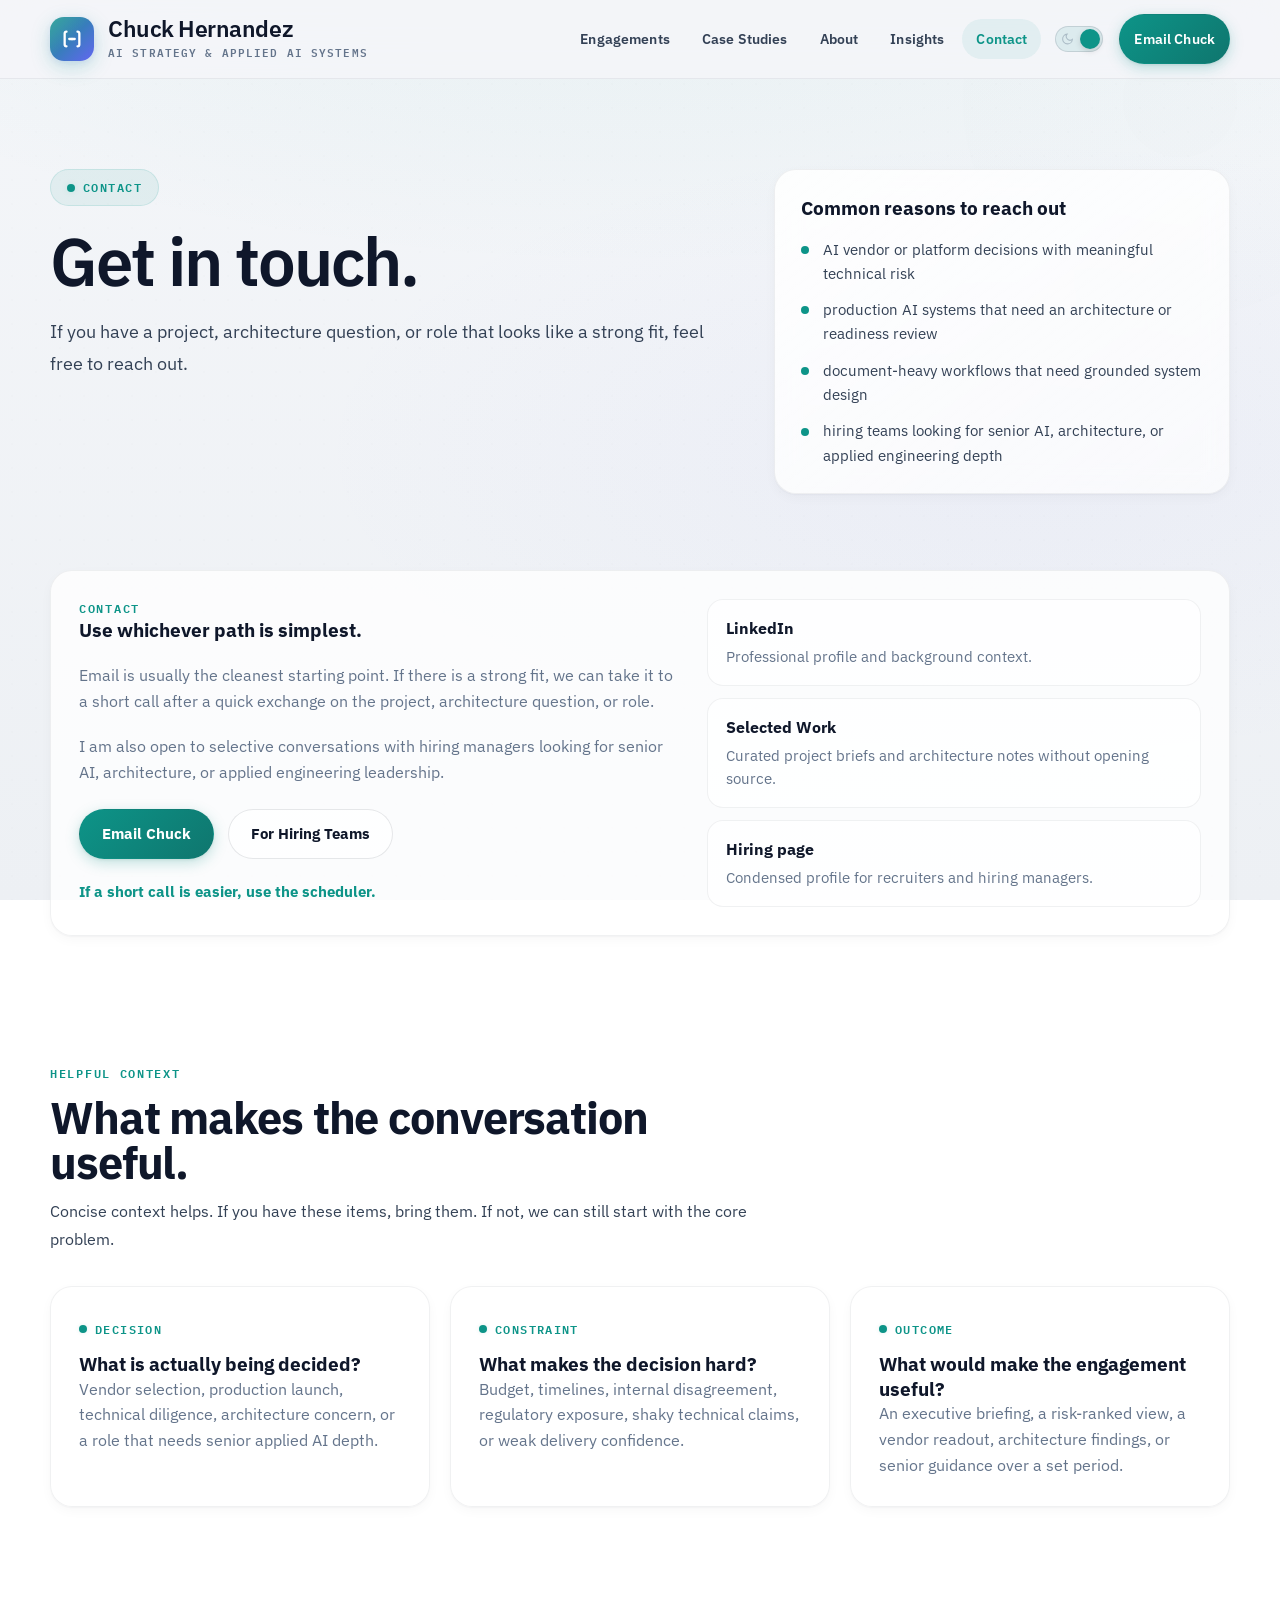
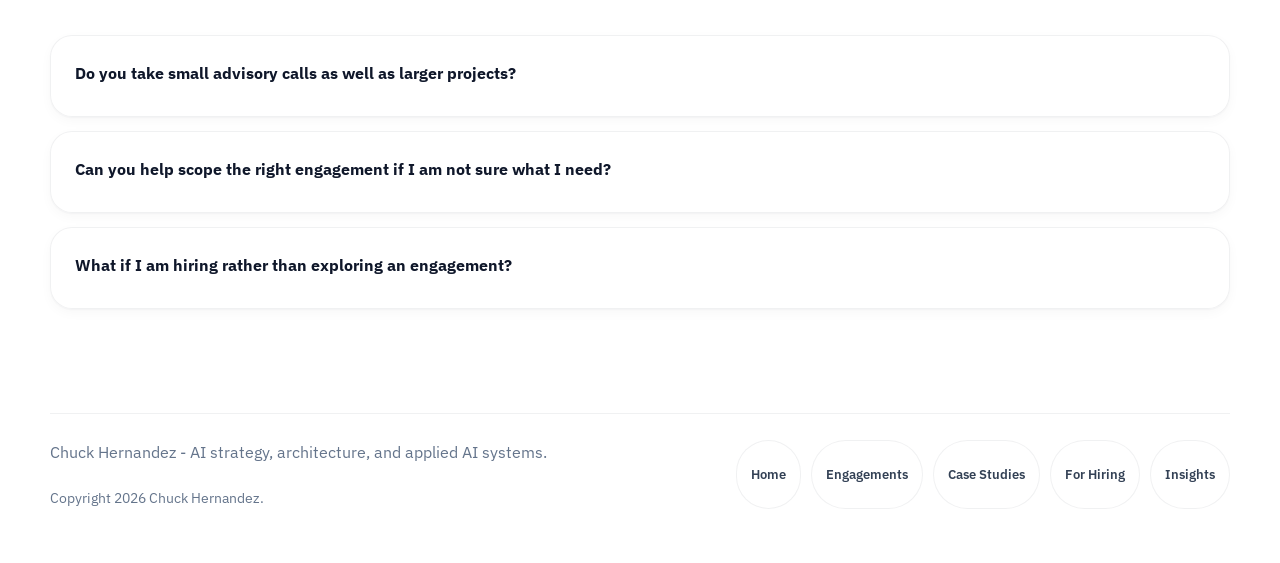
<file: contact.html>
<!DOCTYPE html>
<html lang="en" data-theme="light">
<head>
  <meta charset="UTF-8">
  <script>(function(){var t=localStorage.getItem("theme");if(t){document.documentElement.setAttribute("data-theme",t)}else{document.documentElement.setAttribute("data-theme",window.matchMedia("(prefers-color-scheme:dark)").matches?"dark":"light")}})()</script>
  <meta name="viewport" content="width=device-width, initial-scale=1.0">
  <title>Contact | Chuck Hernandez</title>
  <meta name="description" content="Get in touch about AI architecture questions, applied AI systems work, selected engagements, or the right long-term role.">
  <meta name="author" content="Chuck Hernandez">
  <meta name="robots" content="index, follow">
  <meta name="theme-color" content="#f4f6f9">
  <link rel="canonical" href="https://chuckhernandez.com/contact.html">
  <link rel="icon" href="img/favicon.svg" type="image/svg+xml">
  <link rel="manifest" href="site.webmanifest">
  <meta property="og:type" content="website">
  <meta property="og:title" content="Contact | Chuck Hernandez">
  <meta property="og:description" content="Get in touch about AI architecture questions, applied AI systems work, selected engagements, or the right long-term role.">
  <meta property="og:url" content="https://chuckhernandez.com/contact.html">
  <meta property="og:site_name" content="Chuck Hernandez">
  <meta property="og:image" content="https://chuckhernandez.com/img/og-image.jpg">
  <meta property="og:image:alt" content="Chuck Hernandez social preview">
  <meta property="og:image:width" content="1200">
  <meta property="og:image:height" content="630">
  <meta name="twitter:card" content="summary_large_image">
  <meta name="twitter:title" content="Contact | Chuck Hernandez">
  <meta name="twitter:description" content="Get in touch about AI architecture questions, applied AI systems work, selected engagements, or the right long-term role.">
  <meta name="twitter:image" content="https://chuckhernandez.com/img/og-image.jpg">
  <link rel="preconnect" href="https://fonts.googleapis.com">
  <link rel="preconnect" href="https://fonts.gstatic.com" crossorigin>
  <link href="https://fonts.googleapis.com/css2?family=IBM+Plex+Sans:wght@400;500;600;700&family=IBM+Plex+Mono:wght@400;500;600&display=swap" rel="stylesheet">
  <link rel="stylesheet" href="styles.css?v=20260327a">
  <script>document.documentElement.classList.add("js");</script>
  <script src="site.js?v=20260327a" defer></script>
</head>
<body>
  <a class="skip-link" href="#content">Skip to content</a>
  <header class="site-header">
    <div class="container">
      <a class="brand" href="index.html" aria-label="Chuck Hernandez home">
        <span class="brand-mark" aria-hidden="true"><svg width="22" height="22" viewBox="0 0 24 24" fill="none"><path d="M6 4C6 4 4 4 4 6v12c0 2 2 2 2 2" stroke="currentColor" stroke-width="2.5" stroke-linecap="round"/><path d="M18 4c0 0 2 0 2 2v12c0 2-2 2-2 2" stroke="currentColor" stroke-width="2.5" stroke-linecap="round"/><path d="M9 12h6" stroke="currentColor" stroke-width="2.5" stroke-linecap="round"/><circle cx="12" cy="12" r="1.5" fill="currentColor" opacity="0.5"/></svg></span>
        <span class="brand-copy">
          <span class="brand-name">Chuck Hernandez</span>
          <span class="brand-tag">AI Strategy &amp; Applied AI Systems</span>
        </span>
      </a>

      <div class="site-nav-wrap">
        <button class="menu-button" type="button" aria-label="Toggle menu" aria-expanded="false" aria-controls="site-nav">
          <svg viewBox="0 0 24 24" fill="none" stroke="currentColor" stroke-width="2.2" stroke-linecap="round">
            <path d="M4 7h16M4 12h16M4 17h16"></path>
          </svg>
        </button>

        <nav class="site-nav" id="site-nav" aria-label="Primary">
          <ul>
            <li><a href="services.html">Engagements</a></li>
            <li><a href="case-studies.html">Case Studies</a></li>
            <li><a href="about.html">About</a></li>
            <li><a href="insights.html">Insights</a></li>
            <li><a href="contact.html" aria-current="page">Contact</a></li>
          </ul>
        <div class="theme-toggle">
          <button class="theme-switch" type="button" aria-label="Toggle dark/light mode" title="Toggle theme">
            <svg class="theme-switch-icon icon-moon" viewBox="0 0 24 24" fill="none" stroke="currentColor" stroke-width="2"><path d="M21 12.79A9 9 0 1111.21 3a7 7 0 009.79 9.79z"/></svg>
            <svg class="theme-switch-icon icon-sun" viewBox="0 0 24 24" fill="none" stroke="currentColor" stroke-width="2"><circle cx="12" cy="12" r="5"/><path d="M12 1v2M12 21v2M4.22 4.22l1.42 1.42M18.36 18.36l1.42 1.42M1 12h2M21 12h2M4.22 19.78l1.42-1.42M18.36 5.64l1.42-1.42"/></svg>
          </button>
        </div>
          <div class="header-cta">
            <a class="button button-primary" href="mailto:emailchuckjr@gmail.com">Email Chuck</a>
          </div>
        </nav>
      </div>
    </div>
  </header>

  <main id="content">
    <section class="page-hero compact">
      <div class="container">
        <div class="hero-grid">
          <div class="hero-copy">
            <div class="eyebrow reveal">Contact</div>
            <h1 class="page-title reveal">Get in touch.</h1>
            <p class="lead reveal">If you have a project, architecture question, or role that looks like a strong fit, feel free to reach out.</p>
          </div>

          <aside class="hero-panel reveal">
            <h2>Common reasons to reach out</h2>
            <ul class="list-clean">
              <li>AI vendor or platform decisions with meaningful technical risk</li>
              <li>production AI systems that need an architecture or readiness review</li>
              <li>document-heavy workflows that need grounded system design</li>
              <li>hiring teams looking for senior AI, architecture, or applied engineering depth</li>
            </ul>
          </aside>
        </div>
      </div>
    </section>

    <section class="section">
      <div class="container">
        <div class="contact-panel reveal">
          <div>
            <div class="section-kicker">Contact</div>
            <h2>Use whichever path is simplest.</h2>
            <p class="spacer-top">Email is usually the cleanest starting point. If there is a strong fit, we can take it to a short call after a quick exchange on the project, architecture question, or role.</p>
            <p class="spacer-top">I am also open to selective conversations with hiring managers looking for senior AI, architecture, or applied engineering leadership.</p>
            <div class="contact-actions">
              <a class="button button-primary" href="mailto:emailchuckjr@gmail.com">Email Chuck</a>
              <a class="button button-secondary" href="for-hiring.html">For Hiring Teams</a>
            </div>
            <p class="spacer-top"><a class="link-inline" href="https://cal.com/chuck-h-cll6vj/15min" target="_blank" rel="noopener">If a short call is easier, use the scheduler.</a></p>
          </div>

          <div class="contact-links">
            <a class="contact-link" href="https://linkedin.com/in/chuck-hernandez" target="_blank" rel="noopener">
              <strong>LinkedIn</strong>
              <span>Professional profile and background context.</span>
            </a>
            <a class="contact-link" href="selected-work.html">
              <strong>Selected Work</strong>
              <span>Curated project briefs and architecture notes without opening source.</span>
            </a>
            <a class="contact-link" href="for-hiring.html">
              <strong>Hiring page</strong>
              <span>Condensed profile for recruiters and hiring managers.</span>
            </a>
          </div>
        </div>
      </div>
    </section>

    <section class="section section-alt">
      <div class="container">
        <div class="section-head reveal">
          <div class="section-kicker">Helpful Context</div>
          <h2>What makes the conversation useful.</h2>
          <p>Concise context helps. If you have these items, bring them. If not, we can still start with the core problem.</p>
        </div>

        <div class="grid-3">
          <article class="card reveal">
            <div class="card-tag">Decision</div>
            <h3>What is actually being decided?</h3>
            <p>Vendor selection, production launch, technical diligence, architecture concern, or a role that needs senior applied AI depth.</p>
          </article>

          <article class="card reveal">
            <div class="card-tag">Constraint</div>
            <h3>What makes the decision hard?</h3>
            <p>Budget, timelines, internal disagreement, regulatory exposure, shaky technical claims, or weak delivery confidence.</p>
          </article>

          <article class="card reveal">
            <div class="card-tag">Outcome</div>
            <h3>What would make the engagement useful?</h3>
            <p>An executive briefing, a risk-ranked view, a vendor readout, architecture findings, or senior guidance over a set period.</p>
          </article>
        </div>
      </div>
    </section>

    <section class="section">
      <div class="container">
        <div class="faq-list">
          <details class="faq-item reveal">
            <summary>Do you take small advisory calls as well as larger projects?</summary>
            <p>Yes. Some work starts as an expert call or a short advisory discussion and turns into a larger engagement only if the fit is clear.</p>
          </details>

          <details class="faq-item reveal">
            <summary>Can you help scope the right engagement if I am not sure what I need?</summary>
            <p>Yes. That is a normal starting point. A short exchange is often enough to tell whether the work is best framed as diligence, readiness, architecture review, advisory support, or embedded engineering.</p>
          </details>

          <details class="faq-item reveal">
            <summary>What if I am hiring rather than exploring an engagement?</summary>
            <p>That is a valid path too. The cleanest fit is usually a direct conversation about senior AI, architecture, or applied engineering roles where the mandate is hands-on production systems work.</p>
          </details>
        </div>
      </div>
    </section>
  </main>

  <footer class="site-footer">
    <div class="container">
      <div class="footer-copy">
        <p>Chuck Hernandez - AI strategy, architecture, and applied AI systems.</p>
        <p class="muted-note spacer-top">Copyright <span data-year></span> Chuck Hernandez.</p>
      </div>

      <div class="footer-links">
        <a class="pill" href="index.html">Home</a>
        <a class="pill" href="services.html">Engagements</a>
        <a class="pill" href="case-studies.html">Case Studies</a>
        <a class="pill" href="for-hiring.html">For Hiring</a>
        <a class="pill" href="insights.html">Insights</a>
      </div>
    </div>
  </footer>
</body>
</html>
</file>
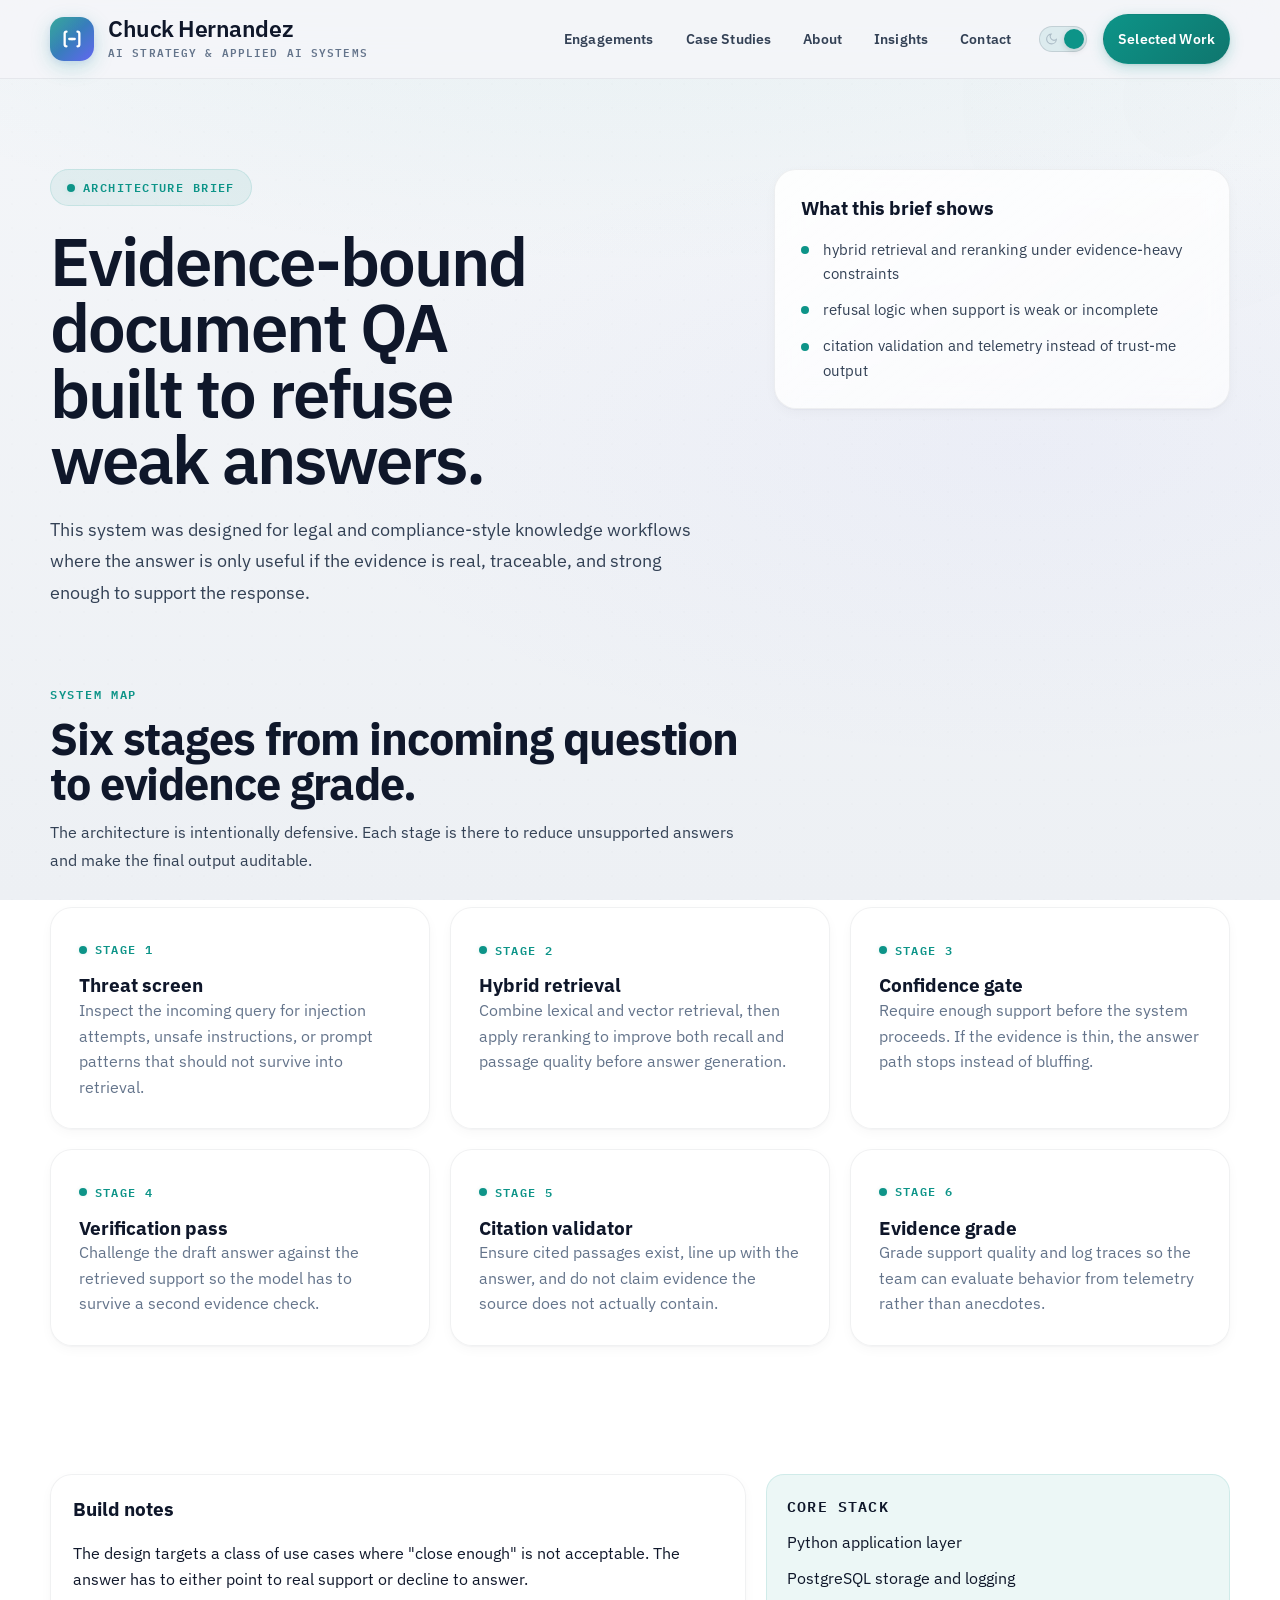
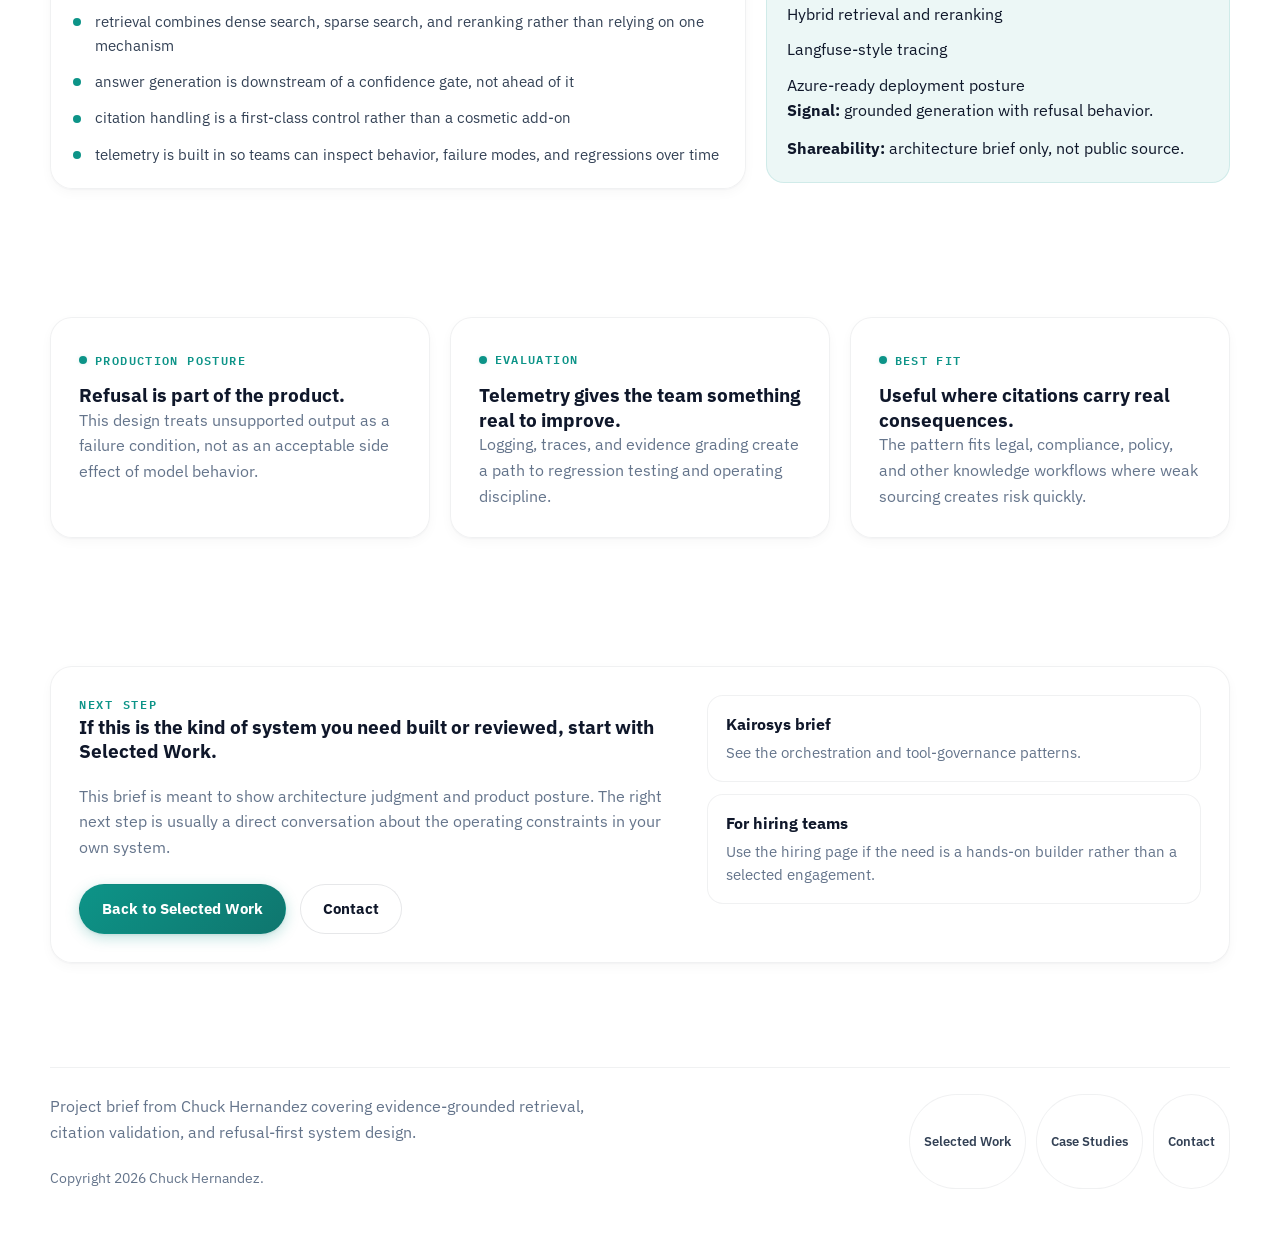
<file: evidence-bound-document-qa.html>
<!DOCTYPE html>
<html lang="en" data-theme="light">
<head>
  <meta charset="UTF-8">
  <script>(function(){var t=localStorage.getItem("theme");if(t){document.documentElement.setAttribute("data-theme",t)}else{document.documentElement.setAttribute("data-theme",window.matchMedia("(prefers-color-scheme:dark)").matches?"dark":"light")}})()</script>
  <meta name="viewport" content="width=device-width, initial-scale=1.0">
  <title>Evidence-Bound Document QA | Chuck Hernandez</title>
  <meta name="description" content="Architecture brief for an evidence-grounded document QA system with hybrid retrieval, refusal logic, citation validation, and telemetry-first evaluation.">
  <meta name="author" content="Chuck Hernandez">
  <meta name="robots" content="index, follow">
  <meta name="theme-color" content="#f4f6f9">
  <link rel="canonical" href="https://chuckhernandez.com/evidence-bound-document-qa.html">
  <link rel="icon" href="img/favicon.svg" type="image/svg+xml">
  <link rel="manifest" href="site.webmanifest">
  <meta property="og:type" content="website">
  <meta property="og:title" content="Evidence-Bound Document QA | Chuck Hernandez">
  <meta property="og:description" content="Architecture brief for an evidence-grounded document QA system with hybrid retrieval, refusal logic, and citation validation.">
  <meta property="og:url" content="https://chuckhernandez.com/evidence-bound-document-qa.html">
  <meta property="og:site_name" content="Chuck Hernandez">
  <meta property="og:image" content="https://chuckhernandez.com/img/og-image.jpg">
  <meta property="og:image:alt" content="Chuck Hernandez social preview">
  <meta property="og:image:width" content="1200">
  <meta property="og:image:height" content="630">
  <meta name="twitter:card" content="summary_large_image">
  <meta name="twitter:title" content="Evidence-Bound Document QA | Chuck Hernandez">
  <meta name="twitter:description" content="Architecture brief for an evidence-grounded document QA system with hybrid retrieval, refusal logic, and citation validation.">
  <meta name="twitter:image" content="https://chuckhernandez.com/img/og-image.jpg">
  <link rel="preconnect" href="https://fonts.googleapis.com">
  <link rel="preconnect" href="https://fonts.gstatic.com" crossorigin>
  <link href="https://fonts.googleapis.com/css2?family=IBM+Plex+Sans:wght@400;500;600;700&family=IBM+Plex+Mono:wght@400;500;600&display=swap" rel="stylesheet">
  <link rel="stylesheet" href="styles.css?v=20260327a">
  <script>document.documentElement.classList.add("js");</script>
  <script src="site.js?v=20260327a" defer></script>
  <script type="application/ld+json">
    {
      "@context": "https://schema.org",
      "@type": "WebPage",
      "name": "Evidence-Bound Document QA",
      "url": "https://chuckhernandez.com/evidence-bound-document-qa.html",
      "description": "Architecture brief for an evidence-grounded document QA system with hybrid retrieval, refusal logic, citation validation, and telemetry-first evaluation."
    }
  </script>
</head>
<body>
  <a class="skip-link" href="#content">Skip to content</a>
  <header class="site-header">
    <div class="container">
      <a class="brand" href="index.html" aria-label="Chuck Hernandez home">
        <span class="brand-mark" aria-hidden="true"><svg width="22" height="22" viewBox="0 0 24 24" fill="none"><path d="M6 4C6 4 4 4 4 6v12c0 2 2 2 2 2" stroke="currentColor" stroke-width="2.5" stroke-linecap="round"/><path d="M18 4c0 0 2 0 2 2v12c0 2-2 2-2 2" stroke="currentColor" stroke-width="2.5" stroke-linecap="round"/><path d="M9 12h6" stroke="currentColor" stroke-width="2.5" stroke-linecap="round"/><circle cx="12" cy="12" r="1.5" fill="currentColor" opacity="0.5"/></svg></span>
        <span class="brand-copy">
          <span class="brand-name">Chuck Hernandez</span>
          <span class="brand-tag">AI Strategy &amp; Applied AI Systems</span>
        </span>
      </a>

      <div class="site-nav-wrap">
        <button class="menu-button" type="button" aria-label="Toggle menu" aria-expanded="false" aria-controls="site-nav">
          <svg viewBox="0 0 24 24" fill="none" stroke="currentColor" stroke-width="2.2" stroke-linecap="round">
            <path d="M4 7h16M4 12h16M4 17h16"></path>
          </svg>
        </button>

        <nav class="site-nav" id="site-nav" aria-label="Primary">
          <ul>
            <li><a href="services.html">Engagements</a></li>
            <li><a href="case-studies.html">Case Studies</a></li>
            <li><a href="about.html">About</a></li>
            <li><a href="insights.html">Insights</a></li>
            <li><a href="contact.html">Contact</a></li>
          </ul>
        <div class="theme-toggle">
          <button class="theme-switch" type="button" aria-label="Toggle dark/light mode" title="Toggle theme">
            <svg class="theme-switch-icon icon-moon" viewBox="0 0 24 24" fill="none" stroke="currentColor" stroke-width="2"><path d="M21 12.79A9 9 0 1111.21 3a7 7 0 009.79 9.79z"/></svg>
            <svg class="theme-switch-icon icon-sun" viewBox="0 0 24 24" fill="none" stroke="currentColor" stroke-width="2"><circle cx="12" cy="12" r="5"/><path d="M12 1v2M12 21v2M4.22 4.22l1.42 1.42M18.36 18.36l1.42 1.42M1 12h2M21 12h2M4.22 19.78l1.42-1.42M18.36 5.64l1.42-1.42"/></svg>
          </button>
        </div>
          <div class="header-cta">
            <a class="button button-primary" href="selected-work.html">Selected Work</a>
          </div>
        </nav>
      </div>
    </div>
  </header>

  <main id="content">
    <section class="page-hero compact">
      <div class="container">
        <div class="hero-grid">
          <div class="hero-copy">
            <div class="eyebrow reveal">Architecture Brief</div>
            <h1 class="page-title reveal">Evidence-bound document QA built to refuse weak answers.</h1>
            <p class="lead reveal">This system was designed for legal and compliance-style knowledge workflows where the answer is only useful if the evidence is real, traceable, and strong enough to support the response.</p>
          </div>

          <aside class="hero-panel reveal">
            <h2>What this brief shows</h2>
            <ul class="list-clean">
              <li>hybrid retrieval and reranking under evidence-heavy constraints</li>
              <li>refusal logic when support is weak or incomplete</li>
              <li>citation validation and telemetry instead of trust-me output</li>
            </ul>
          </aside>
        </div>
      </div>
    </section>

    <section class="section">
      <div class="container">
        <div class="section-head reveal">
          <div class="section-kicker">System Map</div>
          <h2>Six stages from incoming question to evidence grade.</h2>
          <p>The architecture is intentionally defensive. Each stage is there to reduce unsupported answers and make the final output auditable.</p>
        </div>

        <div class="grid-3">
          <article class="card reveal">
            <div class="card-tag">Stage 1</div>
            <h3>Threat screen</h3>
            <p>Inspect the incoming query for injection attempts, unsafe instructions, or prompt patterns that should not survive into retrieval.</p>
          </article>

          <article class="card reveal">
            <div class="card-tag">Stage 2</div>
            <h3>Hybrid retrieval</h3>
            <p>Combine lexical and vector retrieval, then apply reranking to improve both recall and passage quality before answer generation.</p>
          </article>

          <article class="card reveal">
            <div class="card-tag">Stage 3</div>
            <h3>Confidence gate</h3>
            <p>Require enough support before the system proceeds. If the evidence is thin, the answer path stops instead of bluffing.</p>
          </article>

          <article class="card reveal">
            <div class="card-tag">Stage 4</div>
            <h3>Verification pass</h3>
            <p>Challenge the draft answer against the retrieved support so the model has to survive a second evidence check.</p>
          </article>

          <article class="card reveal">
            <div class="card-tag">Stage 5</div>
            <h3>Citation validator</h3>
            <p>Ensure cited passages exist, line up with the answer, and do not claim evidence the source does not actually contain.</p>
          </article>

          <article class="card reveal">
            <div class="card-tag">Stage 6</div>
            <h3>Evidence grade</h3>
            <p>Grade support quality and log traces so the team can evaluate behavior from telemetry rather than anecdotes.</p>
          </article>
        </div>
      </div>
    </section>

    <section class="section section-alt">
      <div class="container">
        <div class="detail-grid">
          <article class="panel reveal">
            <h2 class="panel-title">Build notes</h2>
            <p class="spacer-top">The design targets a class of use cases where "close enough" is not acceptable. The answer has to either point to real support or decline to answer.</p>
            <ul class="list-clean">
              <li>retrieval combines dense search, sparse search, and reranking rather than relying on one mechanism</li>
              <li>answer generation is downstream of a confidence gate, not ahead of it</li>
              <li>citation handling is a first-class control rather than a cosmetic add-on</li>
              <li>telemetry is built in so teams can inspect behavior, failure modes, and regressions over time</li>
            </ul>
          </article>

          <aside class="detail-sidebar reveal">
            <h3>Core stack</h3>
            <ul>
              <li>Python application layer</li>
              <li>PostgreSQL storage and logging</li>
              <li>Hybrid retrieval and reranking</li>
              <li>Langfuse-style tracing</li>
              <li>Azure-ready deployment posture</li>
            </ul>
            <p><strong>Signal:</strong> grounded generation with refusal behavior.</p>
            <p><strong>Shareability:</strong> architecture brief only, not public source.</p>
          </aside>
        </div>
      </div>
    </section>

    <section class="section">
      <div class="container">
        <div class="grid-3">
          <article class="card reveal">
            <div class="card-tag">Production Posture</div>
            <h3>Refusal is part of the product.</h3>
            <p>This design treats unsupported output as a failure condition, not as an acceptable side effect of model behavior.</p>
          </article>

          <article class="card reveal">
            <div class="card-tag">Evaluation</div>
            <h3>Telemetry gives the team something real to improve.</h3>
            <p>Logging, traces, and evidence grading create a path to regression testing and operating discipline.</p>
          </article>

          <article class="card reveal">
            <div class="card-tag">Best Fit</div>
            <h3>Useful where citations carry real consequences.</h3>
            <p>The pattern fits legal, compliance, policy, and other knowledge workflows where weak sourcing creates risk quickly.</p>
          </article>
        </div>
      </div>
    </section>

    <section class="section section-alt">
      <div class="container">
        <div class="contact-panel reveal">
          <div>
            <div class="section-kicker">Next Step</div>
            <h2>If this is the kind of system you need built or reviewed, start with Selected Work.</h2>
            <p class="spacer-top">This brief is meant to show architecture judgment and product posture. The right next step is usually a direct conversation about the operating constraints in your own system.</p>
            <div class="contact-actions">
              <a class="button button-primary" href="selected-work.html">Back to Selected Work</a>
              <a class="button button-secondary" href="contact.html">Contact</a>
            </div>
          </div>

          <div class="contact-links">
            <a class="contact-link" href="kairosys-agentic-platform.html">
              <strong>Kairosys brief</strong>
              <span>See the orchestration and tool-governance patterns.</span>
            </a>
            <a class="contact-link" href="for-hiring.html">
              <strong>For hiring teams</strong>
              <span>Use the hiring page if the need is a hands-on builder rather than a selected engagement.</span>
            </a>
          </div>
        </div>
      </div>
    </section>
  </main>

  <footer class="site-footer">
    <div class="container">
      <div class="footer-copy">
        <p>Project brief from Chuck Hernandez covering evidence-grounded retrieval, citation validation, and refusal-first system design.</p>
        <p class="muted-note spacer-top">Copyright <span data-year></span> Chuck Hernandez.</p>
      </div>

      <div class="footer-links">
        <a class="pill" href="selected-work.html">Selected Work</a>
        <a class="pill" href="case-studies.html">Case Studies</a>
        <a class="pill" href="contact.html">Contact</a>
      </div>
    </div>
  </footer>
</body>
</html>
</file>
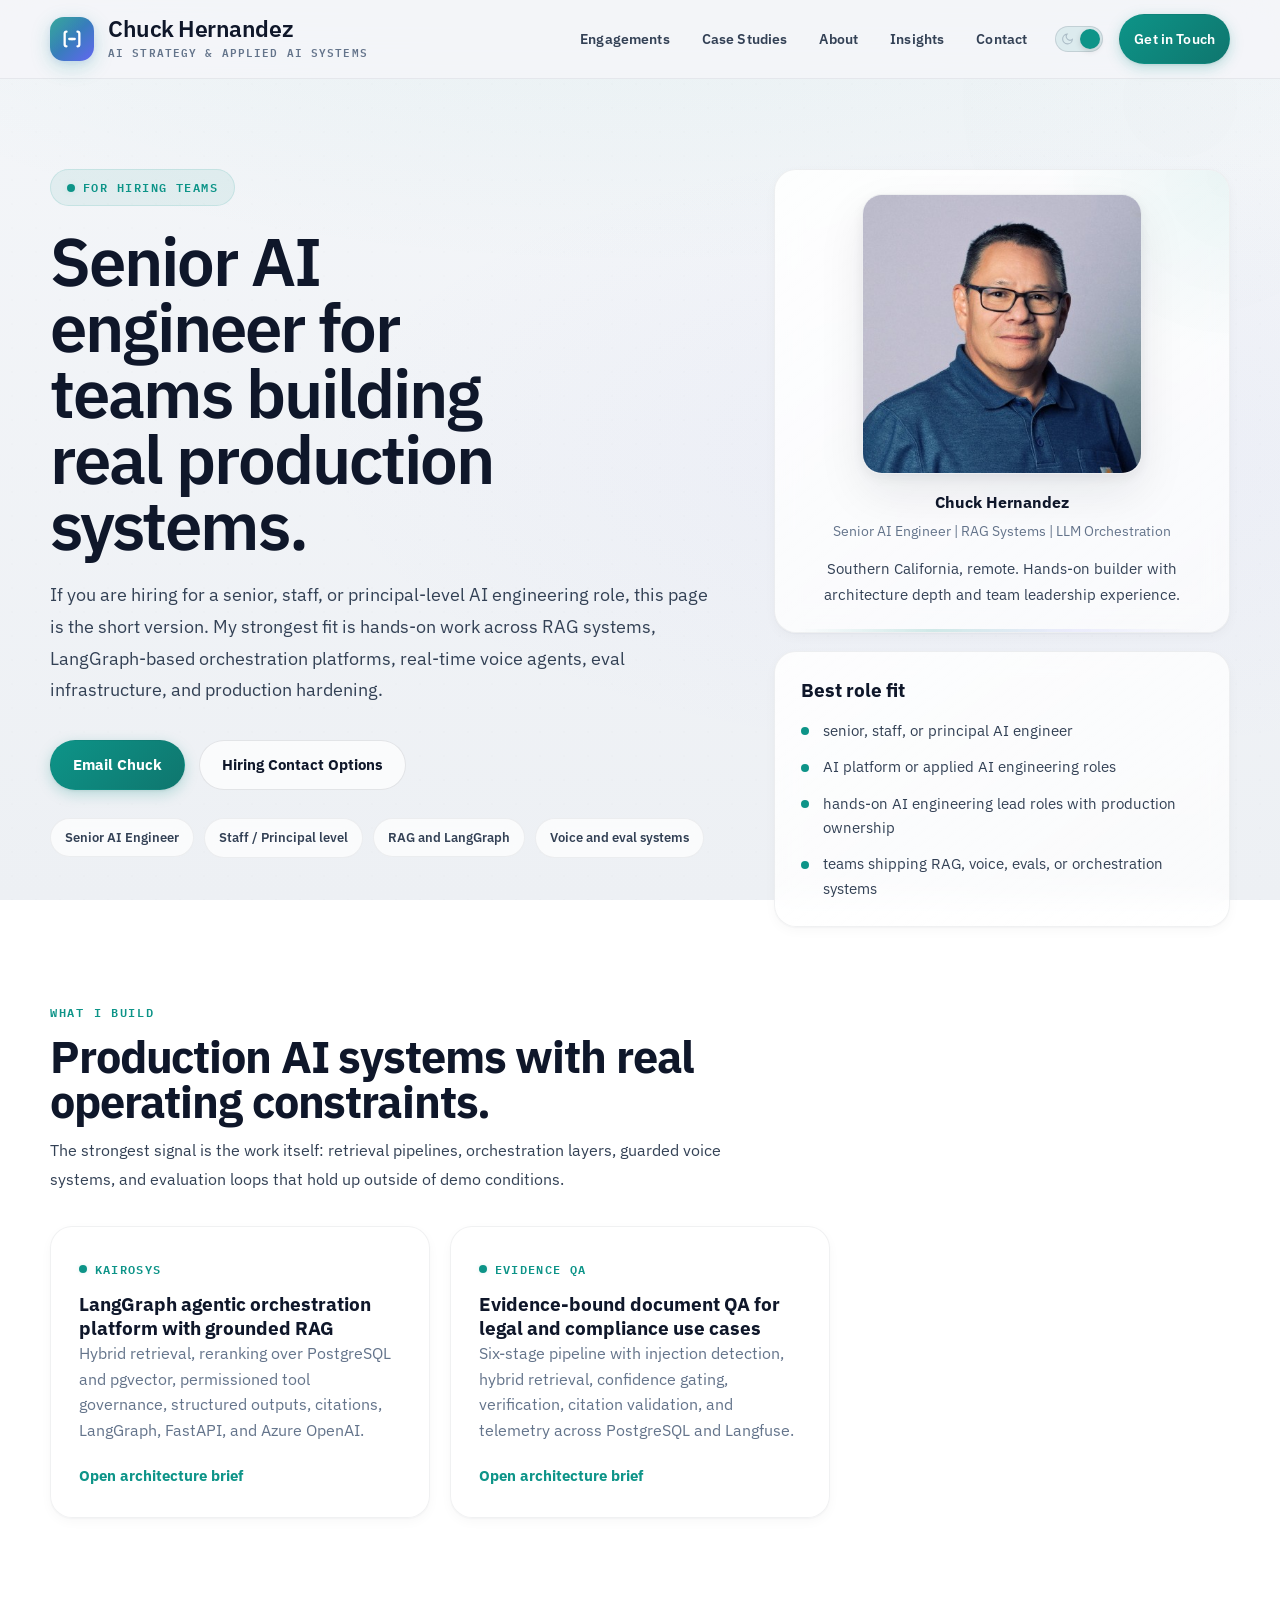
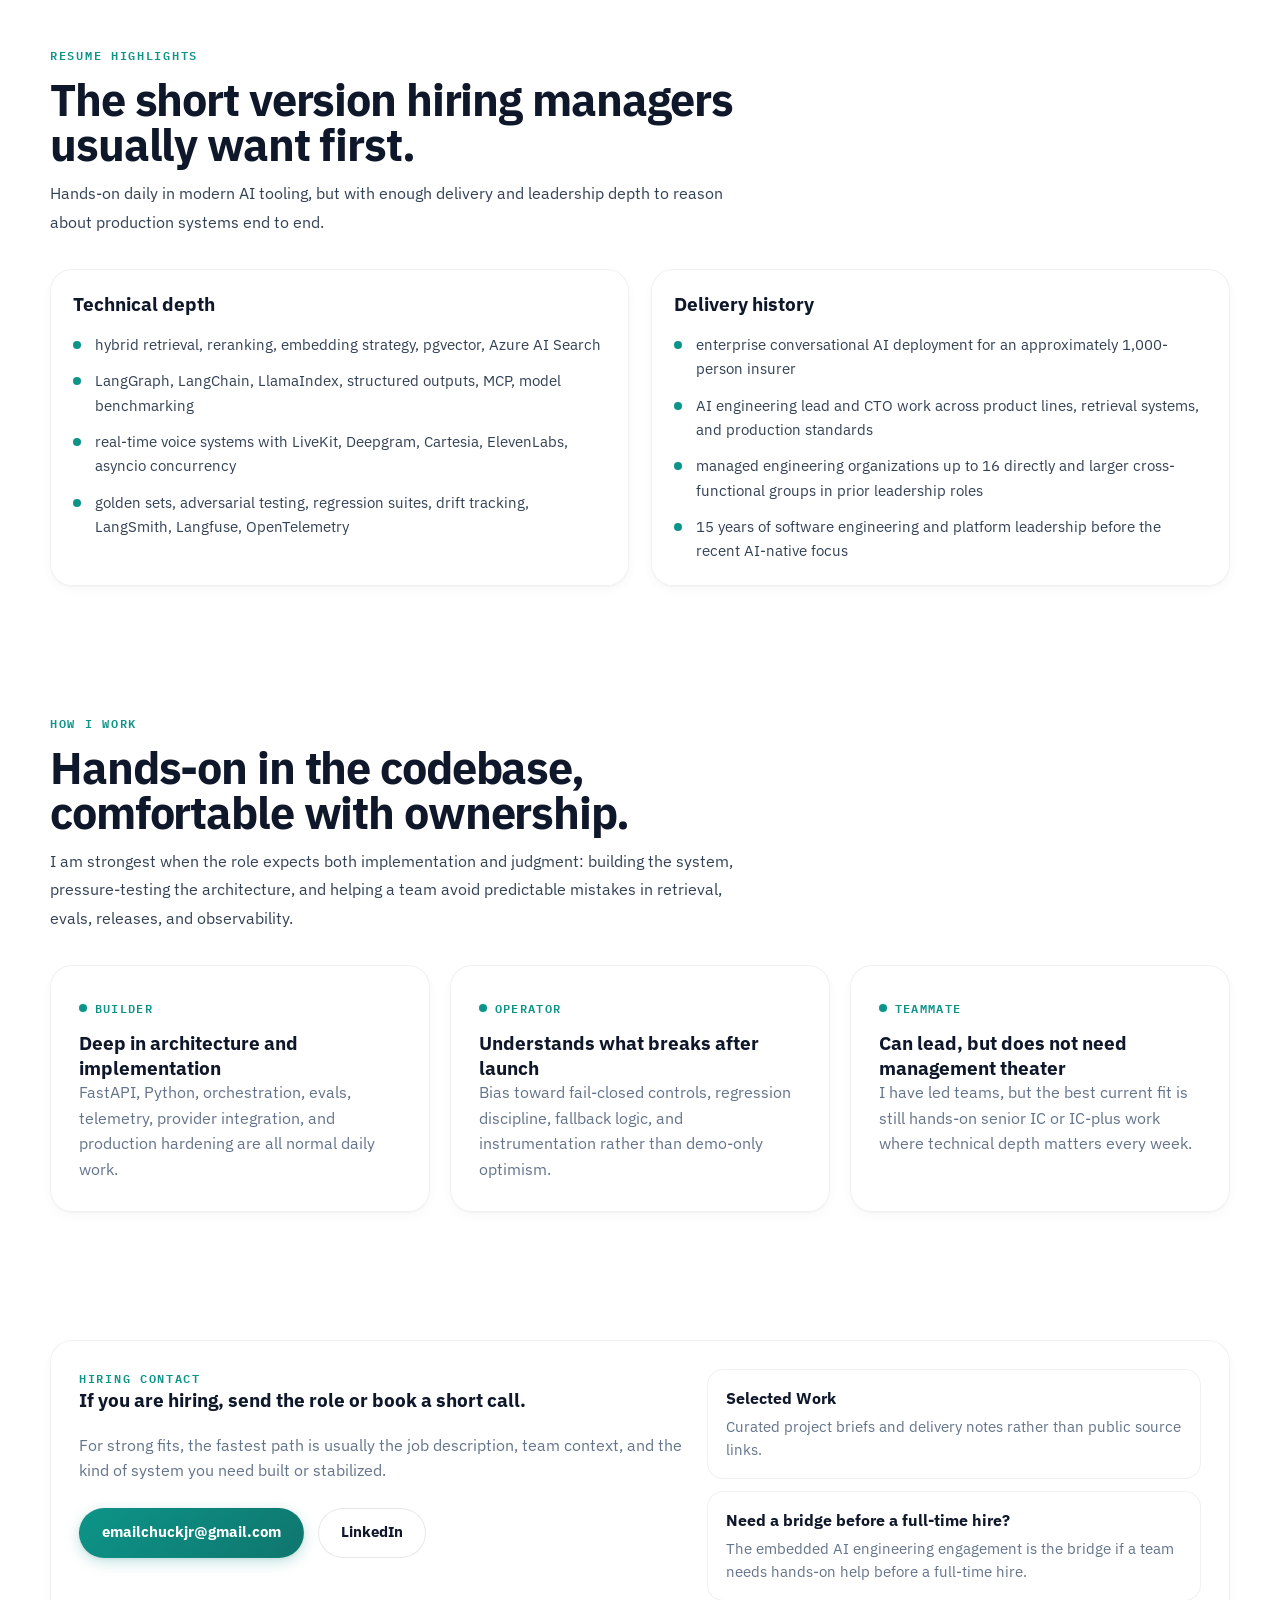
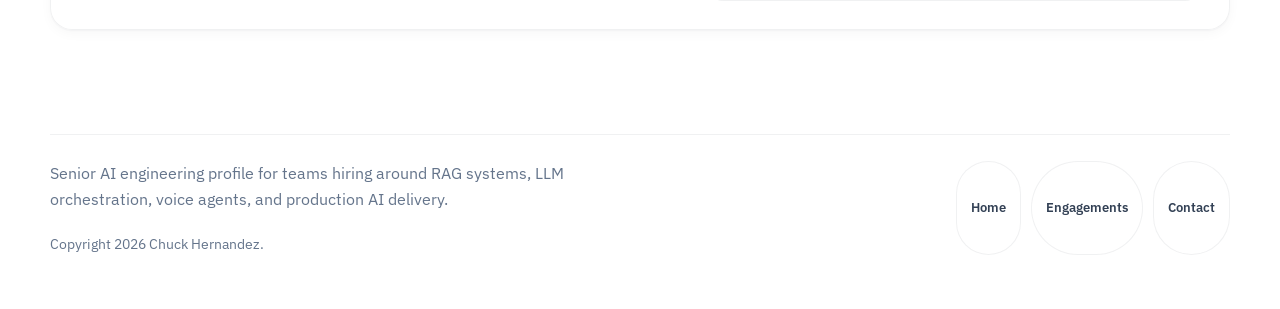
<file: for-hiring.html>
<!DOCTYPE html>
<html lang="en" data-theme="light">
<head>
  <meta charset="UTF-8">
  <script>(function(){var t=localStorage.getItem("theme");if(t){document.documentElement.setAttribute("data-theme",t)}else{document.documentElement.setAttribute("data-theme",window.matchMedia("(prefers-color-scheme:dark)").matches?"dark":"light")}})()</script>
  <meta name="viewport" content="width=device-width, initial-scale=1.0">
  <title>For Hiring Teams | Chuck Hernandez</title>
  <meta name="description" content="For hiring teams looking for a senior, staff, or principal AI engineer with hands-on experience in RAG systems, LangGraph orchestration, voice agents, evals, and production AI delivery.">
  <meta name="author" content="Chuck Hernandez">
  <meta name="robots" content="index, follow">
  <meta name="theme-color" content="#f4f6f9">
  <link rel="canonical" href="https://chuckhernandez.com/for-hiring.html">
  <link rel="icon" href="img/favicon.svg" type="image/svg+xml">
  <link rel="manifest" href="site.webmanifest">
  <meta property="og:type" content="website">
  <meta property="og:title" content="For Hiring Teams | Chuck Hernandez">
  <meta property="og:description" content="Senior AI engineer and hands-on builder for RAG systems, LangGraph orchestration, eval infrastructure, and real-time voice agents.">
  <meta property="og:url" content="https://chuckhernandez.com/for-hiring.html">
  <meta property="og:site_name" content="Chuck Hernandez">
  <meta property="og:image" content="https://chuckhernandez.com/img/og-image.jpg">
  <meta property="og:image:alt" content="Chuck Hernandez social preview">
  <meta property="og:image:width" content="1200">
  <meta property="og:image:height" content="630">
  <meta name="twitter:card" content="summary_large_image">
  <meta name="twitter:title" content="For Hiring Teams | Chuck Hernandez">
  <meta name="twitter:description" content="Senior AI engineer and hands-on builder for RAG systems, LangGraph orchestration, eval infrastructure, and voice agents.">
  <meta name="twitter:image" content="https://chuckhernandez.com/img/og-image.jpg">
  <link rel="preload" as="image" href="img/chuck.jpeg">
  <link rel="preconnect" href="https://fonts.googleapis.com">
  <link rel="preconnect" href="https://fonts.gstatic.com" crossorigin>
  <link href="https://fonts.googleapis.com/css2?family=IBM+Plex+Sans:wght@400;500;600;700&family=IBM+Plex+Mono:wght@400;500;600&display=swap" rel="stylesheet">
  <link rel="stylesheet" href="styles.css?v=20260327a">
  <script>document.documentElement.classList.add("js");</script>
  <script src="site.js?v=20260327a" defer></script>
  <script type="application/ld+json">
    {
      "@context": "https://schema.org",
      "@type": "ProfilePage",
      "url": "https://chuckhernandez.com/for-hiring.html",
      "name": "Chuck Hernandez for Hiring Teams",
      "mainEntity": {
        "@type": "Person",
        "name": "Chuck Hernandez",
        "jobTitle": "Senior AI Engineer",
        "image": "https://chuckhernandez.com/img/chuck.jpeg",
        "url": "https://chuckhernandez.com/",
        "sameAs": [
          "https://linkedin.com/in/chuck-hernandez"
        ],
        "knowsAbout": [
          "RAG systems",
          "LLM orchestration",
          "LangGraph orchestration",
          "real-time voice agents",
          "AI evaluations",
          "production AI architecture"
        ]
      }
    }
  </script>
</head>
<body>
  <a class="skip-link" href="#content">Skip to content</a>
  <header class="site-header">
    <div class="container">
      <a class="brand" href="index.html" aria-label="Chuck Hernandez home">
        <span class="brand-mark" aria-hidden="true"><svg width="22" height="22" viewBox="0 0 24 24" fill="none"><path d="M6 4C6 4 4 4 4 6v12c0 2 2 2 2 2" stroke="currentColor" stroke-width="2.5" stroke-linecap="round"/><path d="M18 4c0 0 2 0 2 2v12c0 2-2 2-2 2" stroke="currentColor" stroke-width="2.5" stroke-linecap="round"/><path d="M9 12h6" stroke="currentColor" stroke-width="2.5" stroke-linecap="round"/><circle cx="12" cy="12" r="1.5" fill="currentColor" opacity="0.5"/></svg></span>
        <span class="brand-copy">
          <span class="brand-name">Chuck Hernandez</span>
          <span class="brand-tag">AI Strategy &amp; Applied AI Systems</span>
        </span>
      </a>

      <div class="site-nav-wrap">
        <button class="menu-button" type="button" aria-label="Toggle menu" aria-expanded="false" aria-controls="site-nav">
          <svg viewBox="0 0 24 24" fill="none" stroke="currentColor" stroke-width="2.2" stroke-linecap="round">
            <path d="M4 7h16M4 12h16M4 17h16"></path>
          </svg>
        </button>

        <nav class="site-nav" id="site-nav" aria-label="Primary">
          <ul>
            <li><a href="services.html">Engagements</a></li>
            <li><a href="case-studies.html">Case Studies</a></li>
            <li><a href="about.html">About</a></li>
            <li><a href="insights.html">Insights</a></li>
            <li><a href="contact.html">Contact</a></li>
          </ul>
        <div class="theme-toggle">
          <button class="theme-switch" type="button" aria-label="Toggle dark/light mode" title="Toggle theme">
            <svg class="theme-switch-icon icon-moon" viewBox="0 0 24 24" fill="none" stroke="currentColor" stroke-width="2"><path d="M21 12.79A9 9 0 1111.21 3a7 7 0 009.79 9.79z"/></svg>
            <svg class="theme-switch-icon icon-sun" viewBox="0 0 24 24" fill="none" stroke="currentColor" stroke-width="2"><circle cx="12" cy="12" r="5"/><path d="M12 1v2M12 21v2M4.22 4.22l1.42 1.42M18.36 18.36l1.42 1.42M1 12h2M21 12h2M4.22 19.78l1.42-1.42M18.36 5.64l1.42-1.42"/></svg>
          </button>
        </div>
          <div class="header-cta">
            <a class="button button-primary" href="contact.html">Get in Touch</a>
          </div>
        </nav>
      </div>
    </div>
  </header>

  <main id="content">
    <section class="page-hero compact">
      <div class="container">
        <div class="hero-grid">
          <div class="hero-copy">
            <div class="eyebrow reveal">For Hiring Teams</div>
            <h1 class="page-title reveal">Senior AI engineer for teams building real production systems.</h1>
            <p class="lead reveal">If you are hiring for a senior, staff, or principal-level AI engineering role, this page is the short version. My strongest fit is hands-on work across RAG systems, LangGraph-based orchestration platforms, real-time voice agents, eval infrastructure, and production hardening.</p>
            <div class="cta-row reveal">
              <a class="button button-primary" href="mailto:emailchuckjr@gmail.com">Email Chuck</a>
              <a class="button button-secondary" href="contact.html">Hiring Contact Options</a>
            </div>
            <div class="trust-row reveal">
              <span class="pill">Senior AI Engineer</span>
              <span class="pill">Staff / Principal level</span>
              <span class="pill">RAG and LangGraph</span>
              <span class="pill">Voice and eval systems</span>
            </div>
          </div>

          <div class="hero-side">
            <figure class="portrait-card reveal">
              <div class="portrait-frame">
                <img src="img/chuck.jpeg" alt="Chuck Hernandez portrait" width="400" height="400" loading="eager" decoding="async" fetchpriority="high">
              </div>
              <figcaption class="portrait-copy">
                <strong>Chuck Hernandez</strong>
                <span>Senior AI Engineer | RAG Systems | LLM Orchestration</span>
              </figcaption>
              <p class="portrait-note">Southern California, remote. Hands-on builder with architecture depth and team leadership experience.</p>
            </figure>

            <aside class="hero-panel reveal">
              <h2>Best role fit</h2>
              <ul class="list-clean">
                <li>senior, staff, or principal AI engineer</li>
                <li>AI platform or applied AI engineering roles</li>
                <li>hands-on AI engineering lead roles with production ownership</li>
                <li>teams shipping RAG, voice, evals, or orchestration systems</li>
              </ul>
            </aside>
          </div>
        </div>
      </div>
    </section>

    <section class="section">
      <div class="container">
        <div class="section-head reveal">
          <div class="section-kicker">What I Build</div>
          <h2>Production AI systems with real operating constraints.</h2>
          <p>The strongest signal is the work itself: retrieval pipelines, orchestration layers, guarded voice systems, and evaluation loops that hold up outside of demo conditions.</p>
        </div>

        <div class="grid-3">
          <article class="card reveal">
            <div class="card-tag">Kairosys</div>
            <h3>LangGraph agentic orchestration platform with grounded RAG</h3>
            <p>Hybrid retrieval, reranking over PostgreSQL and pgvector, permissioned tool governance, structured outputs, citations, LangGraph, FastAPI, and Azure OpenAI.</p>
            <p class="spacer-top"><a class="link-inline" href="kairosys-agentic-platform.html">Open architecture brief</a></p>
          </article>

          <article class="card reveal">
            <div class="card-tag">Evidence QA</div>
            <h3>Evidence-bound document QA for legal and compliance use cases</h3>
            <p>Six-stage pipeline with injection detection, hybrid retrieval, confidence gating, verification, citation validation, and telemetry across PostgreSQL and Langfuse.</p>
            <p class="spacer-top"><a class="link-inline" href="evidence-bound-document-qa.html">Open architecture brief</a></p>
          </article>

        </div>
      </div>
    </section>

    <section class="section section-alt">
      <div class="container">
        <div class="section-head reveal">
          <div class="section-kicker">Resume Highlights</div>
          <h2>The short version hiring managers usually want first.</h2>
          <p>Hands-on daily in modern AI tooling, but with enough delivery and leadership depth to reason about production systems end to end.</p>
        </div>

        <div class="grid-2">
          <article class="panel reveal">
            <h2 class="panel-title">Technical depth</h2>
            <ul class="list-clean">
              <li>hybrid retrieval, reranking, embedding strategy, pgvector, Azure AI Search</li>
              <li>LangGraph, LangChain, LlamaIndex, structured outputs, MCP, model benchmarking</li>
              <li>real-time voice systems with LiveKit, Deepgram, Cartesia, ElevenLabs, asyncio concurrency</li>
              <li>golden sets, adversarial testing, regression suites, drift tracking, LangSmith, Langfuse, OpenTelemetry</li>
            </ul>
          </article>

          <article class="panel reveal">
            <h2 class="panel-title">Delivery history</h2>
            <ul class="list-clean">
              <li>enterprise conversational AI deployment for an approximately 1,000-person insurer</li>
              <li>AI engineering lead and CTO work across product lines, retrieval systems, and production standards</li>
              <li>managed engineering organizations up to 16 directly and larger cross-functional groups in prior leadership roles</li>
              <li>15 years of software engineering and platform leadership before the recent AI-native focus</li>
            </ul>
          </article>
        </div>
      </div>
    </section>

    <section class="section">
      <div class="container">
        <div class="section-head reveal">
          <div class="section-kicker">How I Work</div>
          <h2>Hands-on in the codebase, comfortable with ownership.</h2>
          <p>I am strongest when the role expects both implementation and judgment: building the system, pressure-testing the architecture, and helping a team avoid predictable mistakes in retrieval, evals, releases, and observability.</p>
        </div>

        <div class="grid-3">
          <article class="card reveal">
            <div class="card-tag">Builder</div>
            <h3>Deep in architecture and implementation</h3>
            <p>FastAPI, Python, orchestration, evals, telemetry, provider integration, and production hardening are all normal daily work.</p>
          </article>

          <article class="card reveal">
            <div class="card-tag">Operator</div>
            <h3>Understands what breaks after launch</h3>
            <p>Bias toward fail-closed controls, regression discipline, fallback logic, and instrumentation rather than demo-only optimism.</p>
          </article>

          <article class="card reveal">
            <div class="card-tag">Teammate</div>
            <h3>Can lead, but does not need management theater</h3>
            <p>I have led teams, but the best current fit is still hands-on senior IC or IC-plus work where technical depth matters every week.</p>
          </article>
        </div>
      </div>
    </section>

    <section class="section section-alt">
      <div class="container">
        <div class="contact-panel reveal">
          <div>
            <div class="section-kicker">Hiring Contact</div>
            <h2>If you are hiring, send the role or book a short call.</h2>
            <p class="spacer-top">For strong fits, the fastest path is usually the job description, team context, and the kind of system you need built or stabilized.</p>
            <div class="contact-actions">
              <a class="button button-primary" href="mailto:emailchuckjr@gmail.com">emailchuckjr@gmail.com</a>
              <a class="button button-secondary" href="https://linkedin.com/in/chuck-hernandez" target="_blank" rel="noopener">LinkedIn</a>
            </div>
          </div>

          <div class="contact-links">
            <a class="contact-link" href="selected-work.html">
              <strong>Selected Work</strong>
              <span>Curated project briefs and delivery notes rather than public source links.</span>
            </a>
            <a class="contact-link" href="services.html#embedded">
              <strong>Need a bridge before a full-time hire?</strong>
              <span>The embedded AI engineering engagement is the bridge if a team needs hands-on help before a full-time hire.</span>
            </a>
          </div>
        </div>
      </div>
    </section>
  </main>

  <footer class="site-footer">
    <div class="container">
      <div class="footer-copy">
        <p>Senior AI engineering profile for teams hiring around RAG systems, LLM orchestration, voice agents, and production AI delivery.</p>
        <p class="muted-note spacer-top">Copyright <span data-year></span> Chuck Hernandez.</p>
      </div>

      <div class="footer-links">
        <a class="pill" href="index.html">Home</a>
        <a class="pill" href="services.html">Engagements</a>
        <a class="pill" href="contact.html">Contact</a>
      </div>
    </div>
  </footer>
</body>
</html>
</file>
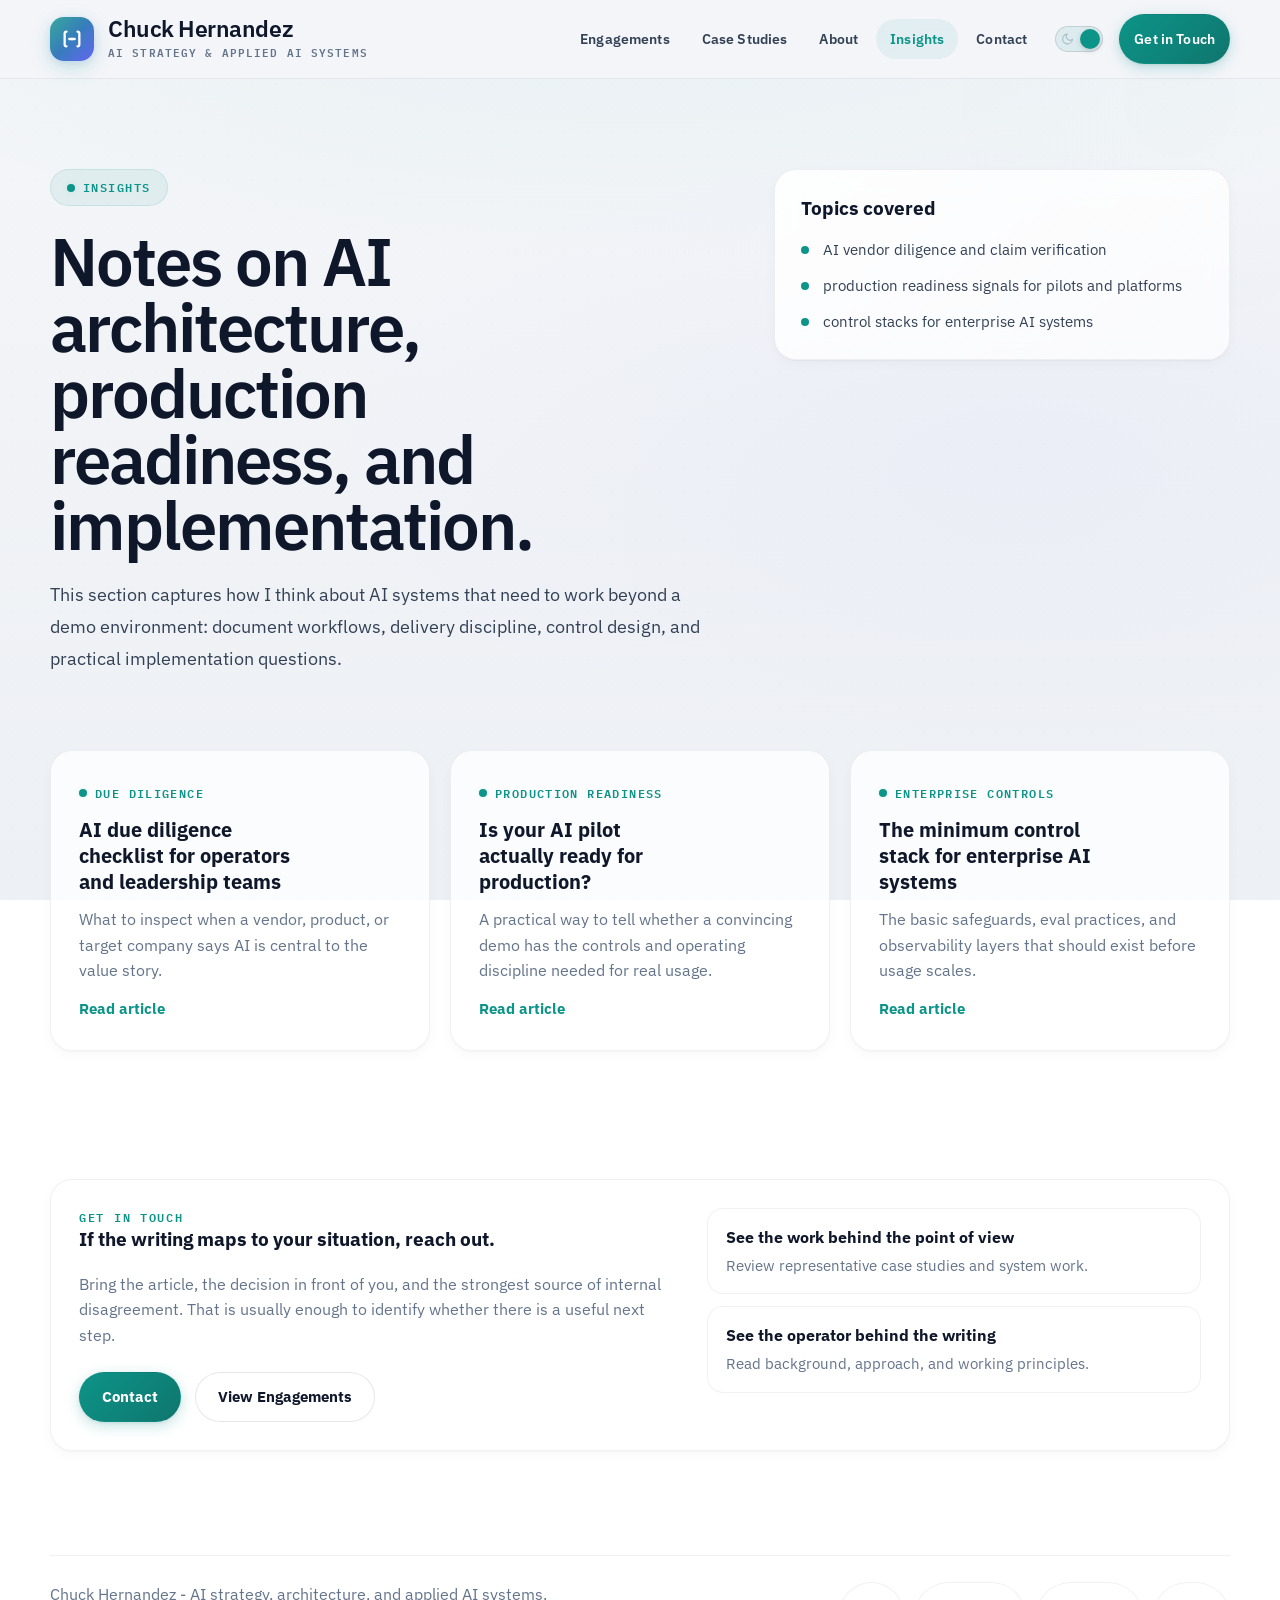
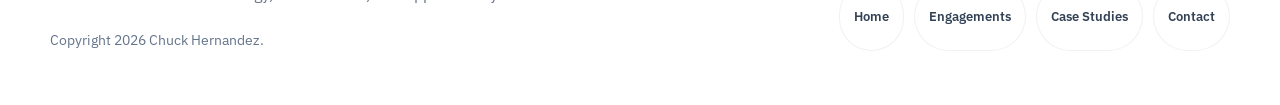
<file: insights.html>
<!DOCTYPE html>
<html lang="en" data-theme="light">
<head>
  <meta charset="UTF-8">
  <script>(function(){var t=localStorage.getItem("theme");if(t){document.documentElement.setAttribute("data-theme",t)}else{document.documentElement.setAttribute("data-theme",window.matchMedia("(prefers-color-scheme:dark)").matches?"dark":"light")}})()</script>
  <meta name="viewport" content="width=device-width, initial-scale=1.0">
  <title>Insights | Chuck Hernandez</title>
  <meta name="description" content="Notes on AI architecture, production readiness, document systems, and implementation decisions.">
  <meta name="author" content="Chuck Hernandez">
  <meta name="robots" content="index, follow">
  <meta name="theme-color" content="#f4f6f9">
  <link rel="canonical" href="https://chuckhernandez.com/insights.html">
  <link rel="icon" href="img/favicon.svg" type="image/svg+xml">
  <link rel="manifest" href="site.webmanifest">
  <meta property="og:type" content="website">
  <meta property="og:title" content="Insights | Chuck Hernandez">
  <meta property="og:description" content="Notes on AI architecture, production readiness, document systems, and implementation decisions.">
  <meta property="og:url" content="https://chuckhernandez.com/insights.html">
  <meta property="og:site_name" content="Chuck Hernandez">
  <meta property="og:image" content="https://chuckhernandez.com/img/og-image.jpg">
  <meta property="og:image:alt" content="Chuck Hernandez social preview">
  <meta property="og:image:width" content="1200">
  <meta property="og:image:height" content="630">
  <meta name="twitter:card" content="summary_large_image">
  <meta name="twitter:title" content="Insights | Chuck Hernandez">
  <meta name="twitter:description" content="Notes on AI architecture, production readiness, document systems, and implementation decisions.">
  <meta name="twitter:image" content="https://chuckhernandez.com/img/og-image.jpg">
  <link rel="preconnect" href="https://fonts.googleapis.com">
  <link rel="preconnect" href="https://fonts.gstatic.com" crossorigin>
  <link href="https://fonts.googleapis.com/css2?family=IBM+Plex+Sans:wght@400;500;600;700&family=IBM+Plex+Mono:wght@400;500;600&display=swap" rel="stylesheet">
  <link rel="stylesheet" href="styles.css?v=20260327a">
  <script>document.documentElement.classList.add("js");</script>
  <script src="site.js?v=20260327a" defer></script>
  <script type="application/ld+json">
    {
      "@context": "https://schema.org",
      "@type": "Blog",
      "name": "Chuck Hernandez Insights",
      "url": "https://chuckhernandez.com/insights.html",
      "description": "Notes on AI architecture, production readiness, document systems, and implementation decisions."
    }
  </script>
</head>
<body>
  <a class="skip-link" href="#content">Skip to content</a>
  <header class="site-header">
    <div class="container">
      <a class="brand" href="index.html" aria-label="Chuck Hernandez home">
        <span class="brand-mark" aria-hidden="true"><svg width="22" height="22" viewBox="0 0 24 24" fill="none"><path d="M6 4C6 4 4 4 4 6v12c0 2 2 2 2 2" stroke="currentColor" stroke-width="2.5" stroke-linecap="round"/><path d="M18 4c0 0 2 0 2 2v12c0 2-2 2-2 2" stroke="currentColor" stroke-width="2.5" stroke-linecap="round"/><path d="M9 12h6" stroke="currentColor" stroke-width="2.5" stroke-linecap="round"/><circle cx="12" cy="12" r="1.5" fill="currentColor" opacity="0.5"/></svg></span>
        <span class="brand-copy">
          <span class="brand-name">Chuck Hernandez</span>
          <span class="brand-tag">AI Strategy &amp; Applied AI Systems</span>
        </span>
      </a>

      <div class="site-nav-wrap">
        <button class="menu-button" type="button" aria-label="Toggle menu" aria-expanded="false" aria-controls="site-nav">
          <svg viewBox="0 0 24 24" fill="none" stroke="currentColor" stroke-width="2.2" stroke-linecap="round">
            <path d="M4 7h16M4 12h16M4 17h16"></path>
          </svg>
        </button>

        <nav class="site-nav" id="site-nav" aria-label="Primary">
          <ul>
            <li><a href="services.html">Engagements</a></li>
            <li><a href="case-studies.html">Case Studies</a></li>
            <li><a href="about.html">About</a></li>
            <li><a href="insights.html" aria-current="page">Insights</a></li>
            <li><a href="contact.html">Contact</a></li>
          </ul>
        <div class="theme-toggle">
          <button class="theme-switch" type="button" aria-label="Toggle dark/light mode" title="Toggle theme">
            <svg class="theme-switch-icon icon-moon" viewBox="0 0 24 24" fill="none" stroke="currentColor" stroke-width="2"><path d="M21 12.79A9 9 0 1111.21 3a7 7 0 009.79 9.79z"/></svg>
            <svg class="theme-switch-icon icon-sun" viewBox="0 0 24 24" fill="none" stroke="currentColor" stroke-width="2"><circle cx="12" cy="12" r="5"/><path d="M12 1v2M12 21v2M4.22 4.22l1.42 1.42M18.36 18.36l1.42 1.42M1 12h2M21 12h2M4.22 19.78l1.42-1.42M18.36 5.64l1.42-1.42"/></svg>
          </button>
        </div>
          <div class="header-cta">
            <a class="button button-primary" href="contact.html">Get in Touch</a>
          </div>
        </nav>
      </div>
    </div>
  </header>

  <main id="content">
    <section class="page-hero compact">
      <div class="container">
        <div class="hero-grid">
          <div class="hero-copy">
            <div class="eyebrow reveal">Insights</div>
            <h1 class="page-title reveal">Notes on AI architecture, production readiness, and implementation.</h1>
            <p class="lead reveal">This section captures how I think about AI systems that need to work beyond a demo environment: document workflows, delivery discipline, control design, and practical implementation questions.</p>
          </div>

          <aside class="hero-panel reveal">
            <h2>Topics covered</h2>
            <ul class="list-clean">
              <li>AI vendor diligence and claim verification</li>
              <li>production readiness signals for pilots and platforms</li>
              <li>control stacks for enterprise AI systems</li>
            </ul>
          </aside>
        </div>
      </div>
    </section>

    <section class="section">
      <div class="container">
        <div class="article-grid">
          <article class="article-card reveal">
            <div class="article-meta">Due Diligence</div>
            <h3>AI due diligence checklist for operators and leadership teams</h3>
            <p>What to inspect when a vendor, product, or target company says AI is central to the value story.</p>
            <p class="spacer-top"><a class="link-inline" href="ai-due-diligence-checklist.html">Read article</a></p>
          </article>

          <article class="article-card reveal">
            <div class="article-meta">Production Readiness</div>
            <h3>Is your AI pilot actually ready for production?</h3>
            <p>A practical way to tell whether a convincing demo has the controls and operating discipline needed for real usage.</p>
            <p class="spacer-top"><a class="link-inline" href="ai-pilot-ready-for-production.html">Read article</a></p>
          </article>

          <article class="article-card reveal">
            <div class="article-meta">Enterprise Controls</div>
            <h3>The minimum control stack for enterprise AI systems</h3>
            <p>The basic safeguards, eval practices, and observability layers that should exist before usage scales.</p>
            <p class="spacer-top"><a class="link-inline" href="minimum-control-stack-enterprise-ai.html">Read article</a></p>
          </article>
        </div>
      </div>
    </section>

    <section class="section section-alt">
      <div class="container">
        <div class="contact-panel reveal">
          <div>
            <div class="section-kicker">Get in touch</div>
            <h2>If the writing maps to your situation, reach out.</h2>
            <p class="spacer-top">Bring the article, the decision in front of you, and the strongest source of internal disagreement. That is usually enough to identify whether there is a useful next step.</p>
            <div class="contact-actions">
              <a class="button button-primary" href="contact.html">Contact</a>
              <a class="button button-secondary" href="services.html">View Engagements</a>
            </div>
          </div>

          <div class="contact-links">
            <a class="contact-link" href="case-studies.html">
              <strong>See the work behind the point of view</strong>
              <span>Review representative case studies and system work.</span>
            </a>
            <a class="contact-link" href="about.html">
              <strong>See the operator behind the writing</strong>
              <span>Read background, approach, and working principles.</span>
            </a>
          </div>
        </div>
      </div>
    </section>
  </main>

  <footer class="site-footer">
    <div class="container">
      <div class="footer-copy">
        <p>Chuck Hernandez - AI strategy, architecture, and applied AI systems.</p>
        <p class="muted-note spacer-top">Copyright <span data-year></span> Chuck Hernandez.</p>
      </div>

      <div class="footer-links">
        <a class="pill" href="index.html">Home</a>
        <a class="pill" href="services.html">Engagements</a>
        <a class="pill" href="case-studies.html">Case Studies</a>
        <a class="pill" href="contact.html">Contact</a>
      </div>
    </div>
  </footer>
</body>
</html>
</file>
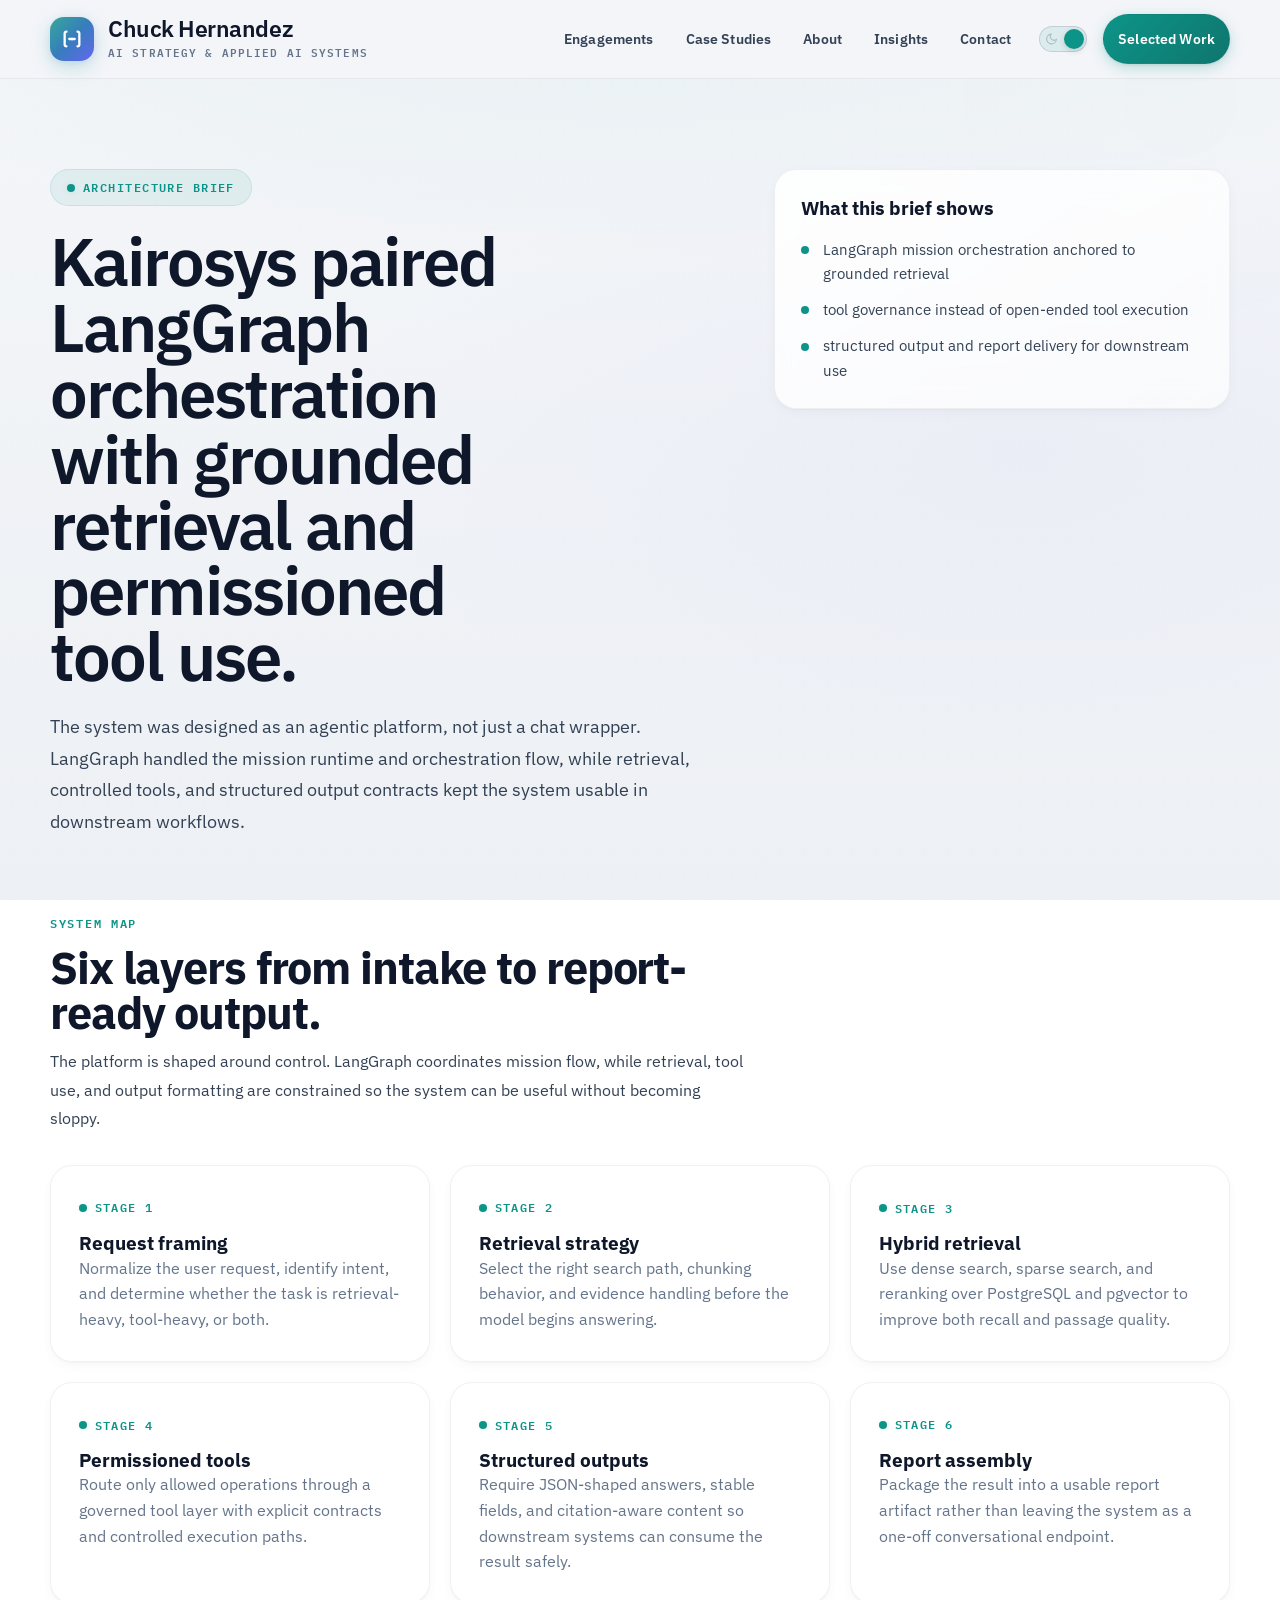
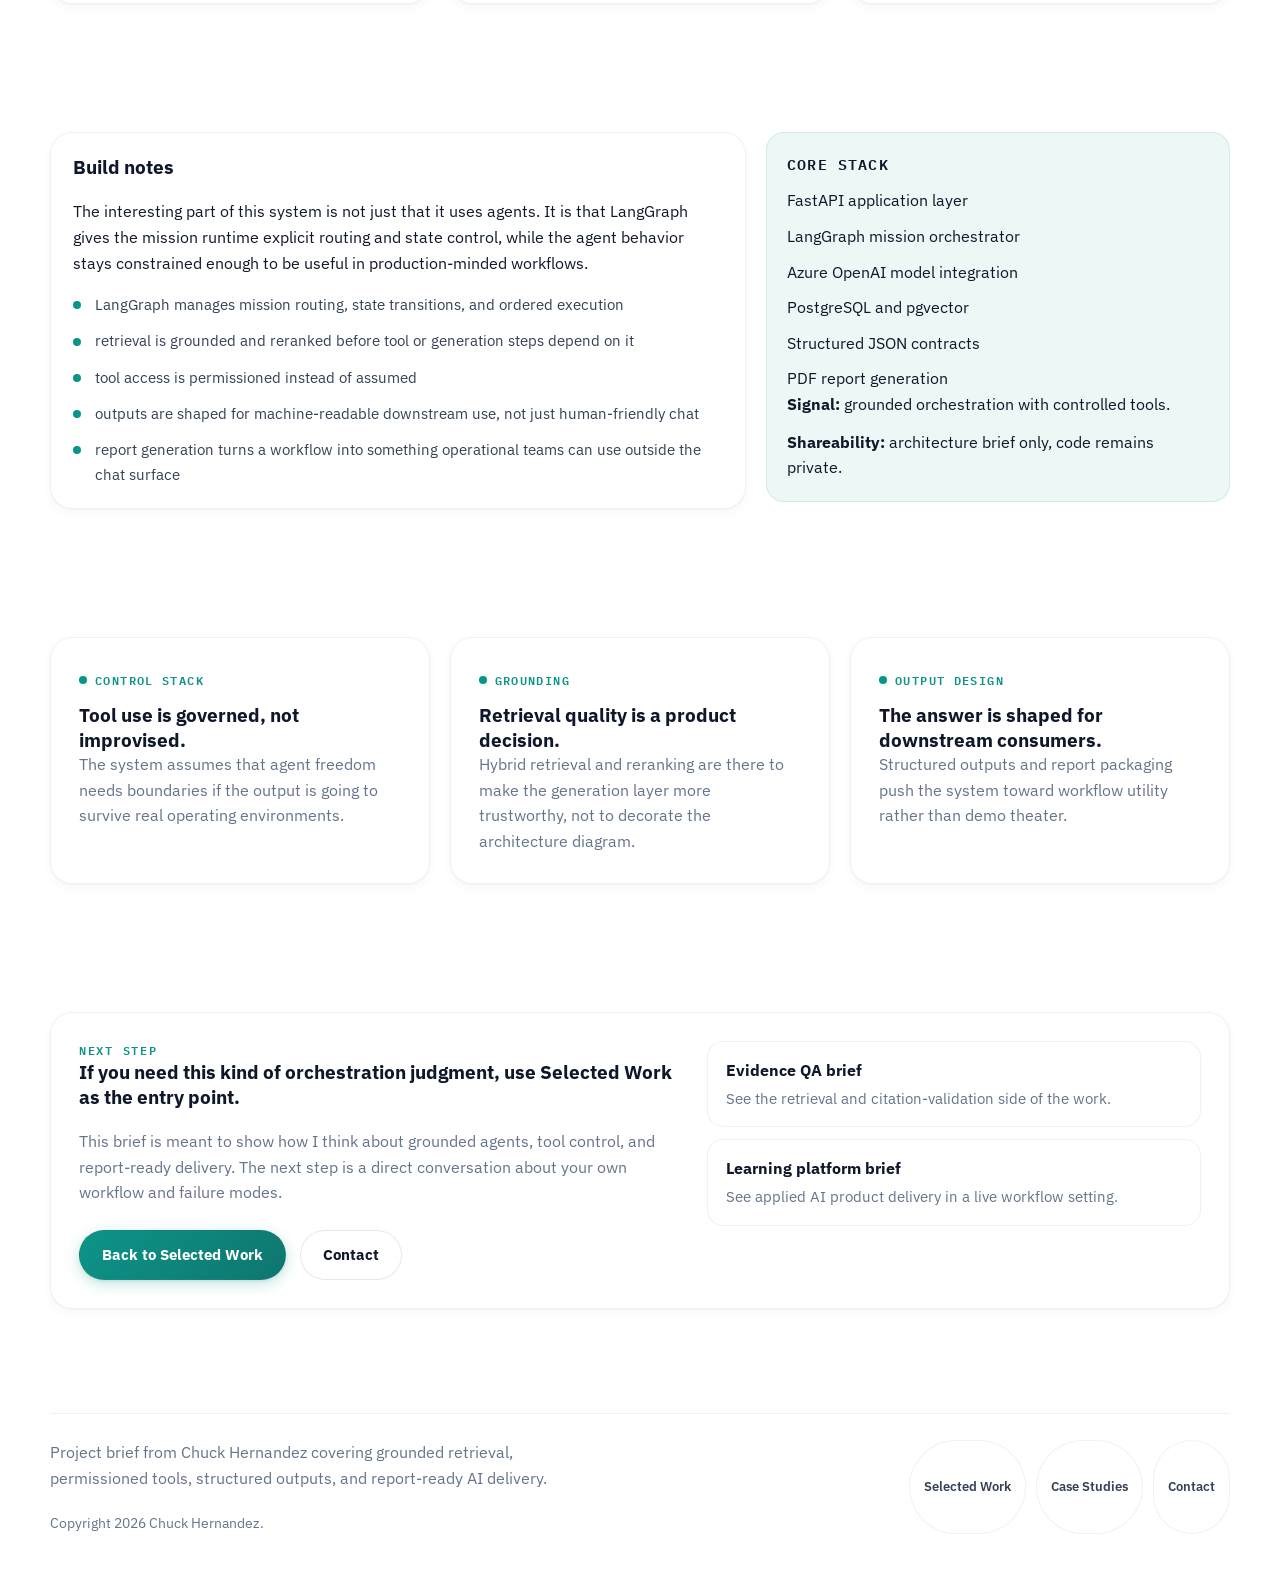
<file: kairosys-agentic-platform.html>
<!DOCTYPE html>
<html lang="en" data-theme="light">
<head>
  <meta charset="UTF-8">
  <script>(function(){var t=localStorage.getItem("theme");if(t){document.documentElement.setAttribute("data-theme",t)}else{document.documentElement.setAttribute("data-theme",window.matchMedia("(prefers-color-scheme:dark)").matches?"dark":"light")}})()</script>
  <meta name="viewport" content="width=device-width, initial-scale=1.0">
  <title>Kairosys Agentic Platform | LangGraph Architecture Brief | Chuck Hernandez</title>
  <meta name="description" content="Architecture brief for a LangGraph-based agentic platform with grounded retrieval, permissioned tools, structured outputs, and report-ready delivery patterns.">
  <meta name="author" content="Chuck Hernandez">
  <meta name="robots" content="index, follow">
  <meta name="theme-color" content="#f4f6f9">
  <link rel="canonical" href="https://chuckhernandez.com/kairosys-agentic-platform.html">
  <link rel="icon" href="img/favicon.svg" type="image/svg+xml">
  <link rel="manifest" href="site.webmanifest">
  <meta property="og:type" content="website">
  <meta property="og:title" content="Kairosys Agentic Platform | LangGraph Architecture Brief | Chuck Hernandez">
  <meta property="og:description" content="Architecture brief for a LangGraph-based agentic platform with grounded retrieval, permissioned tools, structured outputs, and report-ready delivery patterns.">
  <meta property="og:url" content="https://chuckhernandez.com/kairosys-agentic-platform.html">
  <meta property="og:site_name" content="Chuck Hernandez">
  <meta property="og:image" content="https://chuckhernandez.com/img/og-image.jpg">
  <meta property="og:image:alt" content="Chuck Hernandez social preview">
  <meta property="og:image:width" content="1200">
  <meta property="og:image:height" content="630">
  <meta name="twitter:card" content="summary_large_image">
  <meta name="twitter:title" content="Kairosys Agentic Platform | LangGraph Architecture Brief | Chuck Hernandez">
  <meta name="twitter:description" content="Architecture brief for a LangGraph-based agentic platform with grounded retrieval, permissioned tools, structured outputs, and report-ready delivery patterns.">
  <meta name="twitter:image" content="https://chuckhernandez.com/img/og-image.jpg">
  <link rel="preconnect" href="https://fonts.googleapis.com">
  <link rel="preconnect" href="https://fonts.gstatic.com" crossorigin>
  <link href="https://fonts.googleapis.com/css2?family=IBM+Plex+Sans:wght@400;500;600;700&family=IBM+Plex+Mono:wght@400;500;600&display=swap" rel="stylesheet">
  <link rel="stylesheet" href="styles.css?v=20260327a">
  <script>document.documentElement.classList.add("js");</script>
  <script src="site.js?v=20260327a" defer></script>
  <script type="application/ld+json">
    {
      "@context": "https://schema.org",
      "@type": "WebPage",
      "name": "Kairosys Agentic Platform",
      "url": "https://chuckhernandez.com/kairosys-agentic-platform.html",
      "description": "Architecture brief for a LangGraph-based agentic platform with grounded retrieval, permissioned tools, structured outputs, and report-ready delivery patterns."
    }
  </script>
</head>
<body>
  <a class="skip-link" href="#content">Skip to content</a>
  <header class="site-header">
    <div class="container">
      <a class="brand" href="index.html" aria-label="Chuck Hernandez home">
        <span class="brand-mark" aria-hidden="true"><svg width="22" height="22" viewBox="0 0 24 24" fill="none"><path d="M6 4C6 4 4 4 4 6v12c0 2 2 2 2 2" stroke="currentColor" stroke-width="2.5" stroke-linecap="round"/><path d="M18 4c0 0 2 0 2 2v12c0 2-2 2-2 2" stroke="currentColor" stroke-width="2.5" stroke-linecap="round"/><path d="M9 12h6" stroke="currentColor" stroke-width="2.5" stroke-linecap="round"/><circle cx="12" cy="12" r="1.5" fill="currentColor" opacity="0.5"/></svg></span>
        <span class="brand-copy">
          <span class="brand-name">Chuck Hernandez</span>
          <span class="brand-tag">AI Strategy &amp; Applied AI Systems</span>
        </span>
      </a>

      <div class="site-nav-wrap">
        <button class="menu-button" type="button" aria-label="Toggle menu" aria-expanded="false" aria-controls="site-nav">
          <svg viewBox="0 0 24 24" fill="none" stroke="currentColor" stroke-width="2.2" stroke-linecap="round">
            <path d="M4 7h16M4 12h16M4 17h16"></path>
          </svg>
        </button>

        <nav class="site-nav" id="site-nav" aria-label="Primary">
          <ul>
            <li><a href="services.html">Engagements</a></li>
            <li><a href="case-studies.html">Case Studies</a></li>
            <li><a href="about.html">About</a></li>
            <li><a href="insights.html">Insights</a></li>
            <li><a href="contact.html">Contact</a></li>
          </ul>
        <div class="theme-toggle">
          <button class="theme-switch" type="button" aria-label="Toggle dark/light mode" title="Toggle theme">
            <svg class="theme-switch-icon icon-moon" viewBox="0 0 24 24" fill="none" stroke="currentColor" stroke-width="2"><path d="M21 12.79A9 9 0 1111.21 3a7 7 0 009.79 9.79z"/></svg>
            <svg class="theme-switch-icon icon-sun" viewBox="0 0 24 24" fill="none" stroke="currentColor" stroke-width="2"><circle cx="12" cy="12" r="5"/><path d="M12 1v2M12 21v2M4.22 4.22l1.42 1.42M18.36 18.36l1.42 1.42M1 12h2M21 12h2M4.22 19.78l1.42-1.42M18.36 5.64l1.42-1.42"/></svg>
          </button>
        </div>
          <div class="header-cta">
            <a class="button button-primary" href="selected-work.html">Selected Work</a>
          </div>
        </nav>
      </div>
    </div>
  </header>

  <main id="content">
    <section class="page-hero compact">
      <div class="container">
        <div class="hero-grid">
          <div class="hero-copy">
            <div class="eyebrow reveal">Architecture Brief</div>
            <h1 class="page-title reveal">Kairosys paired LangGraph orchestration with grounded retrieval and permissioned tool use.</h1>
            <p class="lead reveal">The system was designed as an agentic platform, not just a chat wrapper. LangGraph handled the mission runtime and orchestration flow, while retrieval, controlled tools, and structured output contracts kept the system usable in downstream workflows.</p>
          </div>

          <aside class="hero-panel reveal">
            <h2>What this brief shows</h2>
            <ul class="list-clean">
              <li>LangGraph mission orchestration anchored to grounded retrieval</li>
              <li>tool governance instead of open-ended tool execution</li>
              <li>structured output and report delivery for downstream use</li>
            </ul>
          </aside>
        </div>
      </div>
    </section>

    <section class="section">
      <div class="container">
        <div class="section-head reveal">
          <div class="section-kicker">System Map</div>
          <h2>Six layers from intake to report-ready output.</h2>
          <p>The platform is shaped around control. LangGraph coordinates mission flow, while retrieval, tool use, and output formatting are constrained so the system can be useful without becoming sloppy.</p>
        </div>

        <div class="grid-3">
          <article class="card reveal">
            <div class="card-tag">Stage 1</div>
            <h3>Request framing</h3>
            <p>Normalize the user request, identify intent, and determine whether the task is retrieval-heavy, tool-heavy, or both.</p>
          </article>

          <article class="card reveal">
            <div class="card-tag">Stage 2</div>
            <h3>Retrieval strategy</h3>
            <p>Select the right search path, chunking behavior, and evidence handling before the model begins answering.</p>
          </article>

          <article class="card reveal">
            <div class="card-tag">Stage 3</div>
            <h3>Hybrid retrieval</h3>
            <p>Use dense search, sparse search, and reranking over PostgreSQL and pgvector to improve both recall and passage quality.</p>
          </article>

          <article class="card reveal">
            <div class="card-tag">Stage 4</div>
            <h3>Permissioned tools</h3>
            <p>Route only allowed operations through a governed tool layer with explicit contracts and controlled execution paths.</p>
          </article>

          <article class="card reveal">
            <div class="card-tag">Stage 5</div>
            <h3>Structured outputs</h3>
            <p>Require JSON-shaped answers, stable fields, and citation-aware content so downstream systems can consume the result safely.</p>
          </article>

          <article class="card reveal">
            <div class="card-tag">Stage 6</div>
            <h3>Report assembly</h3>
            <p>Package the result into a usable report artifact rather than leaving the system as a one-off conversational endpoint.</p>
          </article>
        </div>
      </div>
    </section>

    <section class="section section-alt">
      <div class="container">
        <div class="detail-grid">
          <article class="panel reveal">
            <h2 class="panel-title">Build notes</h2>
            <p class="spacer-top">The interesting part of this system is not just that it uses agents. It is that LangGraph gives the mission runtime explicit routing and state control, while the agent behavior stays constrained enough to be useful in production-minded workflows.</p>
            <ul class="list-clean">
              <li>LangGraph manages mission routing, state transitions, and ordered execution</li>
              <li>retrieval is grounded and reranked before tool or generation steps depend on it</li>
              <li>tool access is permissioned instead of assumed</li>
              <li>outputs are shaped for machine-readable downstream use, not just human-friendly chat</li>
              <li>report generation turns a workflow into something operational teams can use outside the chat surface</li>
            </ul>
          </article>

          <aside class="detail-sidebar reveal">
            <h3>Core stack</h3>
            <ul>
              <li>FastAPI application layer</li>
              <li>LangGraph mission orchestrator</li>
              <li>Azure OpenAI model integration</li>
              <li>PostgreSQL and pgvector</li>
              <li>Structured JSON contracts</li>
              <li>PDF report generation</li>
            </ul>
            <p><strong>Signal:</strong> grounded orchestration with controlled tools.</p>
            <p><strong>Shareability:</strong> architecture brief only, code remains private.</p>
          </aside>
        </div>
      </div>
    </section>

    <section class="section">
      <div class="container">
        <div class="grid-3">
          <article class="card reveal">
            <div class="card-tag">Control Stack</div>
            <h3>Tool use is governed, not improvised.</h3>
            <p>The system assumes that agent freedom needs boundaries if the output is going to survive real operating environments.</p>
          </article>

          <article class="card reveal">
            <div class="card-tag">Grounding</div>
            <h3>Retrieval quality is a product decision.</h3>
            <p>Hybrid retrieval and reranking are there to make the generation layer more trustworthy, not to decorate the architecture diagram.</p>
          </article>

          <article class="card reveal">
            <div class="card-tag">Output Design</div>
            <h3>The answer is shaped for downstream consumers.</h3>
            <p>Structured outputs and report packaging push the system toward workflow utility rather than demo theater.</p>
          </article>
        </div>
      </div>
    </section>

    <section class="section section-alt">
      <div class="container">
        <div class="contact-panel reveal">
          <div>
            <div class="section-kicker">Next Step</div>
            <h2>If you need this kind of orchestration judgment, use Selected Work as the entry point.</h2>
            <p class="spacer-top">This brief is meant to show how I think about grounded agents, tool control, and report-ready delivery. The next step is a direct conversation about your own workflow and failure modes.</p>
            <div class="contact-actions">
              <a class="button button-primary" href="selected-work.html">Back to Selected Work</a>
              <a class="button button-secondary" href="contact.html">Contact</a>
            </div>
          </div>

          <div class="contact-links">
            <a class="contact-link" href="evidence-bound-document-qa.html">
              <strong>Evidence QA brief</strong>
              <span>See the retrieval and citation-validation side of the work.</span>
            </a>
            <a class="contact-link" href="ai-learning-platform.html">
              <strong>Learning platform brief</strong>
              <span>See applied AI product delivery in a live workflow setting.</span>
            </a>
          </div>
        </div>
      </div>
    </section>
  </main>

  <footer class="site-footer">
    <div class="container">
      <div class="footer-copy">
        <p>Project brief from Chuck Hernandez covering grounded retrieval, permissioned tools, structured outputs, and report-ready AI delivery.</p>
        <p class="muted-note spacer-top">Copyright <span data-year></span> Chuck Hernandez.</p>
      </div>

      <div class="footer-links">
        <a class="pill" href="selected-work.html">Selected Work</a>
        <a class="pill" href="case-studies.html">Case Studies</a>
        <a class="pill" href="contact.html">Contact</a>
      </div>
    </div>
  </footer>
</body>
</html>
</file>
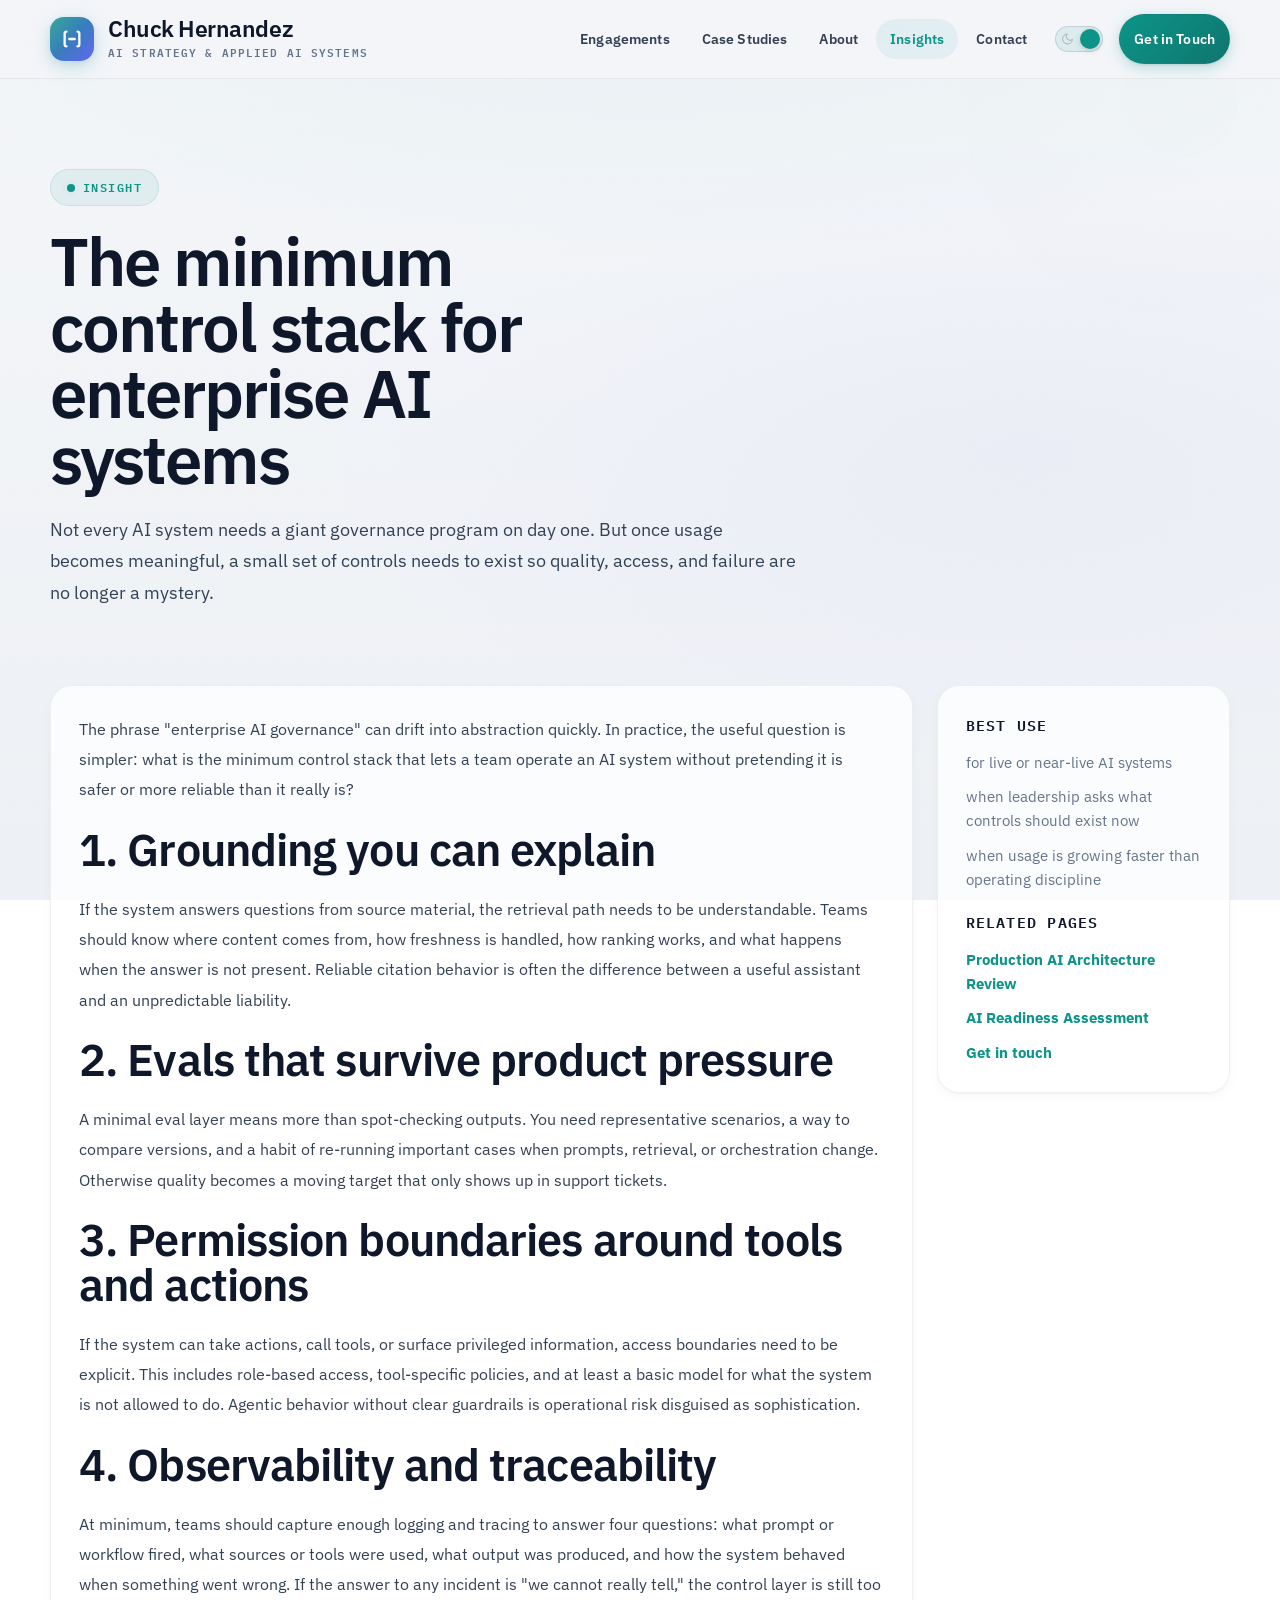
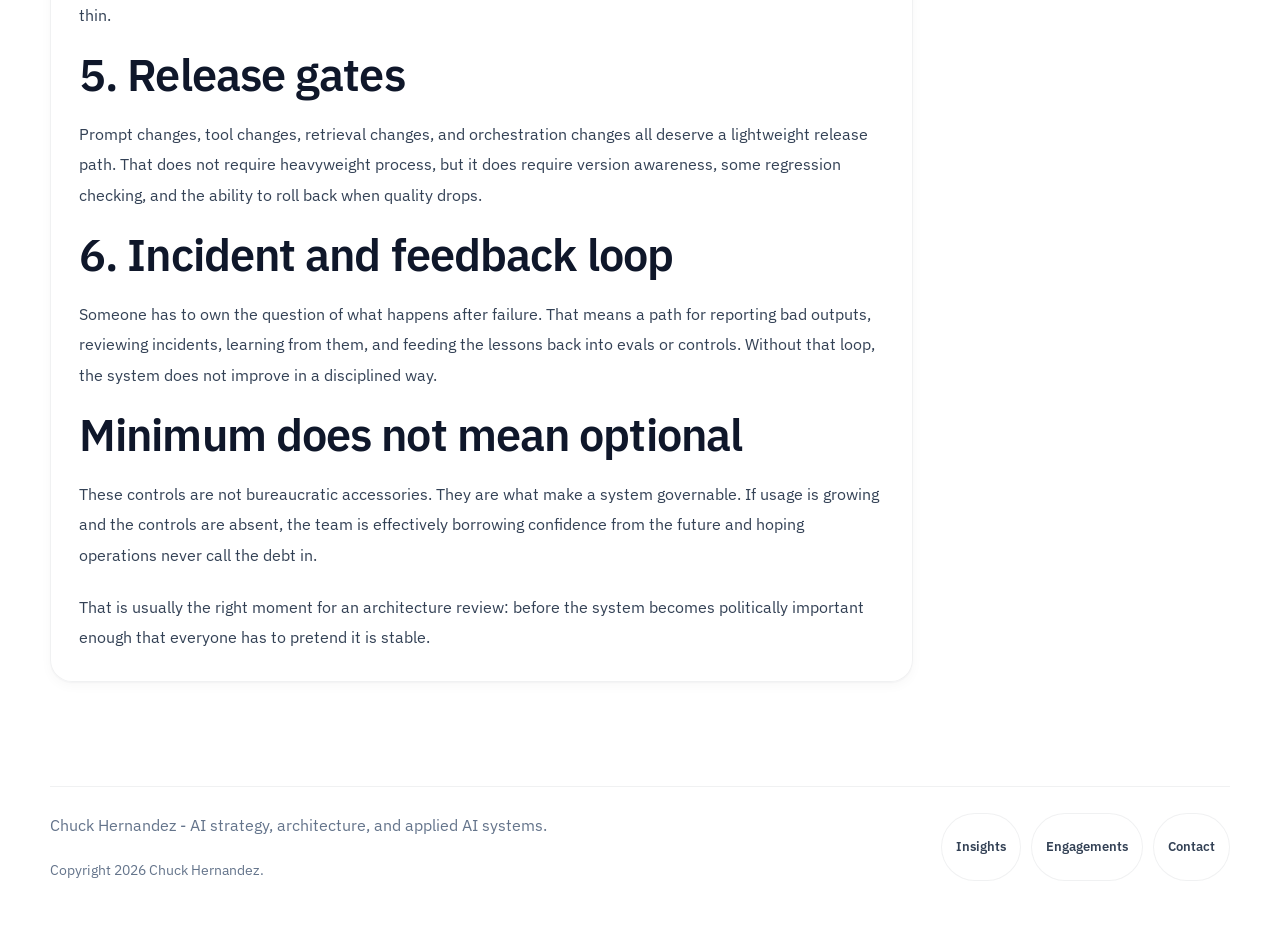
<file: minimum-control-stack-enterprise-ai.html>
<!DOCTYPE html>
<html lang="en" data-theme="light">
<head>
  <meta charset="UTF-8">
  <script>(function(){var t=localStorage.getItem("theme");if(t){document.documentElement.setAttribute("data-theme",t)}else{document.documentElement.setAttribute("data-theme",window.matchMedia("(prefers-color-scheme:dark)").matches?"dark":"light")}})()</script>
  <meta name="viewport" content="width=device-width, initial-scale=1.0">
  <title>The Minimum Control Stack for Enterprise AI Systems | Chuck Hernandez</title>
  <meta name="description" content="A practical view of the minimum control stack enterprise AI systems need before usage scales: grounding, evals, permissions, observability, and release gates.">
  <meta name="author" content="Chuck Hernandez">
  <meta name="robots" content="index, follow">
  <meta name="theme-color" content="#f4f6f9">
  <link rel="canonical" href="https://chuckhernandez.com/minimum-control-stack-enterprise-ai.html">
  <link rel="icon" href="img/favicon.svg" type="image/svg+xml">
  <link rel="manifest" href="site.webmanifest">
  <meta property="og:type" content="article">
  <meta property="og:title" content="The Minimum Control Stack for Enterprise AI Systems">
  <meta property="og:description" content="What enterprise AI systems need before usage scales: grounding, evals, permissions, observability, and release controls.">
  <meta property="og:url" content="https://chuckhernandez.com/minimum-control-stack-enterprise-ai.html">
  <meta property="og:site_name" content="Chuck Hernandez">
  <meta property="og:image" content="https://chuckhernandez.com/img/og-image.jpg">
  <meta property="og:image:alt" content="Chuck Hernandez social preview">
  <meta property="og:image:width" content="1200">
  <meta property="og:image:height" content="630">
  <meta name="twitter:card" content="summary_large_image">
  <meta name="twitter:title" content="The Minimum Control Stack for Enterprise AI Systems">
  <meta name="twitter:description" content="What enterprise AI systems need before usage scales: grounding, evals, permissions, observability, and release controls.">
  <meta name="twitter:image" content="https://chuckhernandez.com/img/og-image.jpg">
  <link rel="preconnect" href="https://fonts.googleapis.com">
  <link rel="preconnect" href="https://fonts.gstatic.com" crossorigin>
  <link href="https://fonts.googleapis.com/css2?family=IBM+Plex+Sans:wght@400;500;600;700&family=IBM+Plex+Mono:wght@400;500;600&display=swap" rel="stylesheet">
  <link rel="stylesheet" href="styles.css?v=20260327a">
  <script>document.documentElement.classList.add("js");</script>
  <script src="site.js?v=20260327a" defer></script>
  <script type="application/ld+json">
    {
      "@context": "https://schema.org",
      "@type": "Article",
      "headline": "The Minimum Control Stack for Enterprise AI Systems",
      "description": "A practical view of the minimum control stack enterprise AI systems need before usage scales: grounding, evals, permissions, observability, and release gates.",
      "datePublished": "2026-03-12",
      "dateModified": "2026-03-12",
      "author": {
        "@type": "Person",
        "name": "Chuck Hernandez"
      },
      "publisher": {
        "@type": "Organization",
        "name": "Chuck Hernandez",
        "logo": {
          "@type": "ImageObject",
          "url": "https://chuckhernandez.com/img/favicon.svg"
        }
      },
      "mainEntityOfPage": "https://chuckhernandez.com/minimum-control-stack-enterprise-ai.html"
    }
  </script>
</head>
<body>
  <a class="skip-link" href="#content">Skip to content</a>
  <header class="site-header">
    <div class="container">
      <a class="brand" href="index.html" aria-label="Chuck Hernandez home">
        <span class="brand-mark" aria-hidden="true"><svg width="22" height="22" viewBox="0 0 24 24" fill="none"><path d="M6 4C6 4 4 4 4 6v12c0 2 2 2 2 2" stroke="currentColor" stroke-width="2.5" stroke-linecap="round"/><path d="M18 4c0 0 2 0 2 2v12c0 2-2 2-2 2" stroke="currentColor" stroke-width="2.5" stroke-linecap="round"/><path d="M9 12h6" stroke="currentColor" stroke-width="2.5" stroke-linecap="round"/><circle cx="12" cy="12" r="1.5" fill="currentColor" opacity="0.5"/></svg></span>
        <span class="brand-copy">
          <span class="brand-name">Chuck Hernandez</span>
          <span class="brand-tag">AI Strategy &amp; Applied AI Systems</span>
        </span>
      </a>

      <div class="site-nav-wrap">
        <button class="menu-button" type="button" aria-label="Toggle menu" aria-expanded="false" aria-controls="site-nav">
          <svg viewBox="0 0 24 24" fill="none" stroke="currentColor" stroke-width="2.2" stroke-linecap="round">
            <path d="M4 7h16M4 12h16M4 17h16"></path>
          </svg>
        </button>

        <nav class="site-nav" id="site-nav" aria-label="Primary">
          <ul>
            <li><a href="services.html">Engagements</a></li>
            <li><a href="case-studies.html">Case Studies</a></li>
            <li><a href="about.html">About</a></li>
            <li><a href="insights.html" aria-current="page">Insights</a></li>
            <li><a href="contact.html">Contact</a></li>
          </ul>
        <div class="theme-toggle">
          <button class="theme-switch" type="button" aria-label="Toggle dark/light mode" title="Toggle theme">
            <svg class="theme-switch-icon icon-moon" viewBox="0 0 24 24" fill="none" stroke="currentColor" stroke-width="2"><path d="M21 12.79A9 9 0 1111.21 3a7 7 0 009.79 9.79z"/></svg>
            <svg class="theme-switch-icon icon-sun" viewBox="0 0 24 24" fill="none" stroke="currentColor" stroke-width="2"><circle cx="12" cy="12" r="5"/><path d="M12 1v2M12 21v2M4.22 4.22l1.42 1.42M18.36 18.36l1.42 1.42M1 12h2M21 12h2M4.22 19.78l1.42-1.42M18.36 5.64l1.42-1.42"/></svg>
          </button>
        </div>
          <div class="header-cta">
            <a class="button button-primary" href="contact.html">Get in Touch</a>
          </div>
        </nav>
      </div>
    </div>
  </header>

  <main id="content">
    <section class="page-hero compact">
      <div class="container">
        <div class="hero-copy">
          <div class="eyebrow reveal">Insight</div>
          <h1 class="page-title reveal">The minimum control stack for enterprise AI systems</h1>
          <p class="lead reveal">Not every AI system needs a giant governance program on day one. But once usage becomes meaningful, a small set of controls needs to exist so quality, access, and failure are no longer a mystery.</p>
        </div>
      </div>
    </section>

    <section class="section">
      <div class="container">
        <div class="article-shell">
          <article class="article-content prose reveal">
            <p>The phrase "enterprise AI governance" can drift into abstraction quickly. In practice, the useful question is simpler: what is the minimum control stack that lets a team operate an AI system without pretending it is safer or more reliable than it really is?</p>

            <h2>1. Grounding you can explain</h2>
            <p>If the system answers questions from source material, the retrieval path needs to be understandable. Teams should know where content comes from, how freshness is handled, how ranking works, and what happens when the answer is not present. Reliable citation behavior is often the difference between a useful assistant and an unpredictable liability.</p>

            <h2>2. Evals that survive product pressure</h2>
            <p>A minimal eval layer means more than spot-checking outputs. You need representative scenarios, a way to compare versions, and a habit of re-running important cases when prompts, retrieval, or orchestration change. Otherwise quality becomes a moving target that only shows up in support tickets.</p>

            <h2>3. Permission boundaries around tools and actions</h2>
            <p>If the system can take actions, call tools, or surface privileged information, access boundaries need to be explicit. This includes role-based access, tool-specific policies, and at least a basic model for what the system is not allowed to do. Agentic behavior without clear guardrails is operational risk disguised as sophistication.</p>

            <h2>4. Observability and traceability</h2>
            <p>At minimum, teams should capture enough logging and tracing to answer four questions: what prompt or workflow fired, what sources or tools were used, what output was produced, and how the system behaved when something went wrong. If the answer to any incident is "we cannot really tell," the control layer is still too thin.</p>

            <h2>5. Release gates</h2>
            <p>Prompt changes, tool changes, retrieval changes, and orchestration changes all deserve a lightweight release path. That does not require heavyweight process, but it does require version awareness, some regression checking, and the ability to roll back when quality drops.</p>

            <h2>6. Incident and feedback loop</h2>
            <p>Someone has to own the question of what happens after failure. That means a path for reporting bad outputs, reviewing incidents, learning from them, and feeding the lessons back into evals or controls. Without that loop, the system does not improve in a disciplined way.</p>

            <h2>Minimum does not mean optional</h2>
            <p>These controls are not bureaucratic accessories. They are what make a system governable. If usage is growing and the controls are absent, the team is effectively borrowing confidence from the future and hoping operations never call the debt in.</p>
            <p>That is usually the right moment for an architecture review: before the system becomes politically important enough that everyone has to pretend it is stable.</p>
          </article>

          <aside class="article-aside reveal">
            <h2>Best use</h2>
            <ul>
              <li>for live or near-live AI systems</li>
              <li>when leadership asks what controls should exist now</li>
              <li>when usage is growing faster than operating discipline</li>
            </ul>

            <h2 class="spacer-top">Related pages</h2>
            <ul>
              <li><a class="link-inline" href="services.html#architecture">Production AI Architecture Review</a></li>
              <li><a class="link-inline" href="services.html#readiness">AI Readiness Assessment</a></li>
              <li><a class="link-inline" href="contact.html">Get in touch</a></li>
            </ul>
          </aside>
        </div>
      </div>
    </section>
  </main>

  <footer class="site-footer">
    <div class="container">
      <div class="footer-copy">
        <p>Chuck Hernandez - AI strategy, architecture, and applied AI systems.</p>
        <p class="muted-note spacer-top">Copyright <span data-year></span> Chuck Hernandez.</p>
      </div>

      <div class="footer-links">
        <a class="pill" href="insights.html">Insights</a>
        <a class="pill" href="services.html">Engagements</a>
        <a class="pill" href="contact.html">Contact</a>
      </div>
    </div>
  </footer>
</body>
</html>
</file>
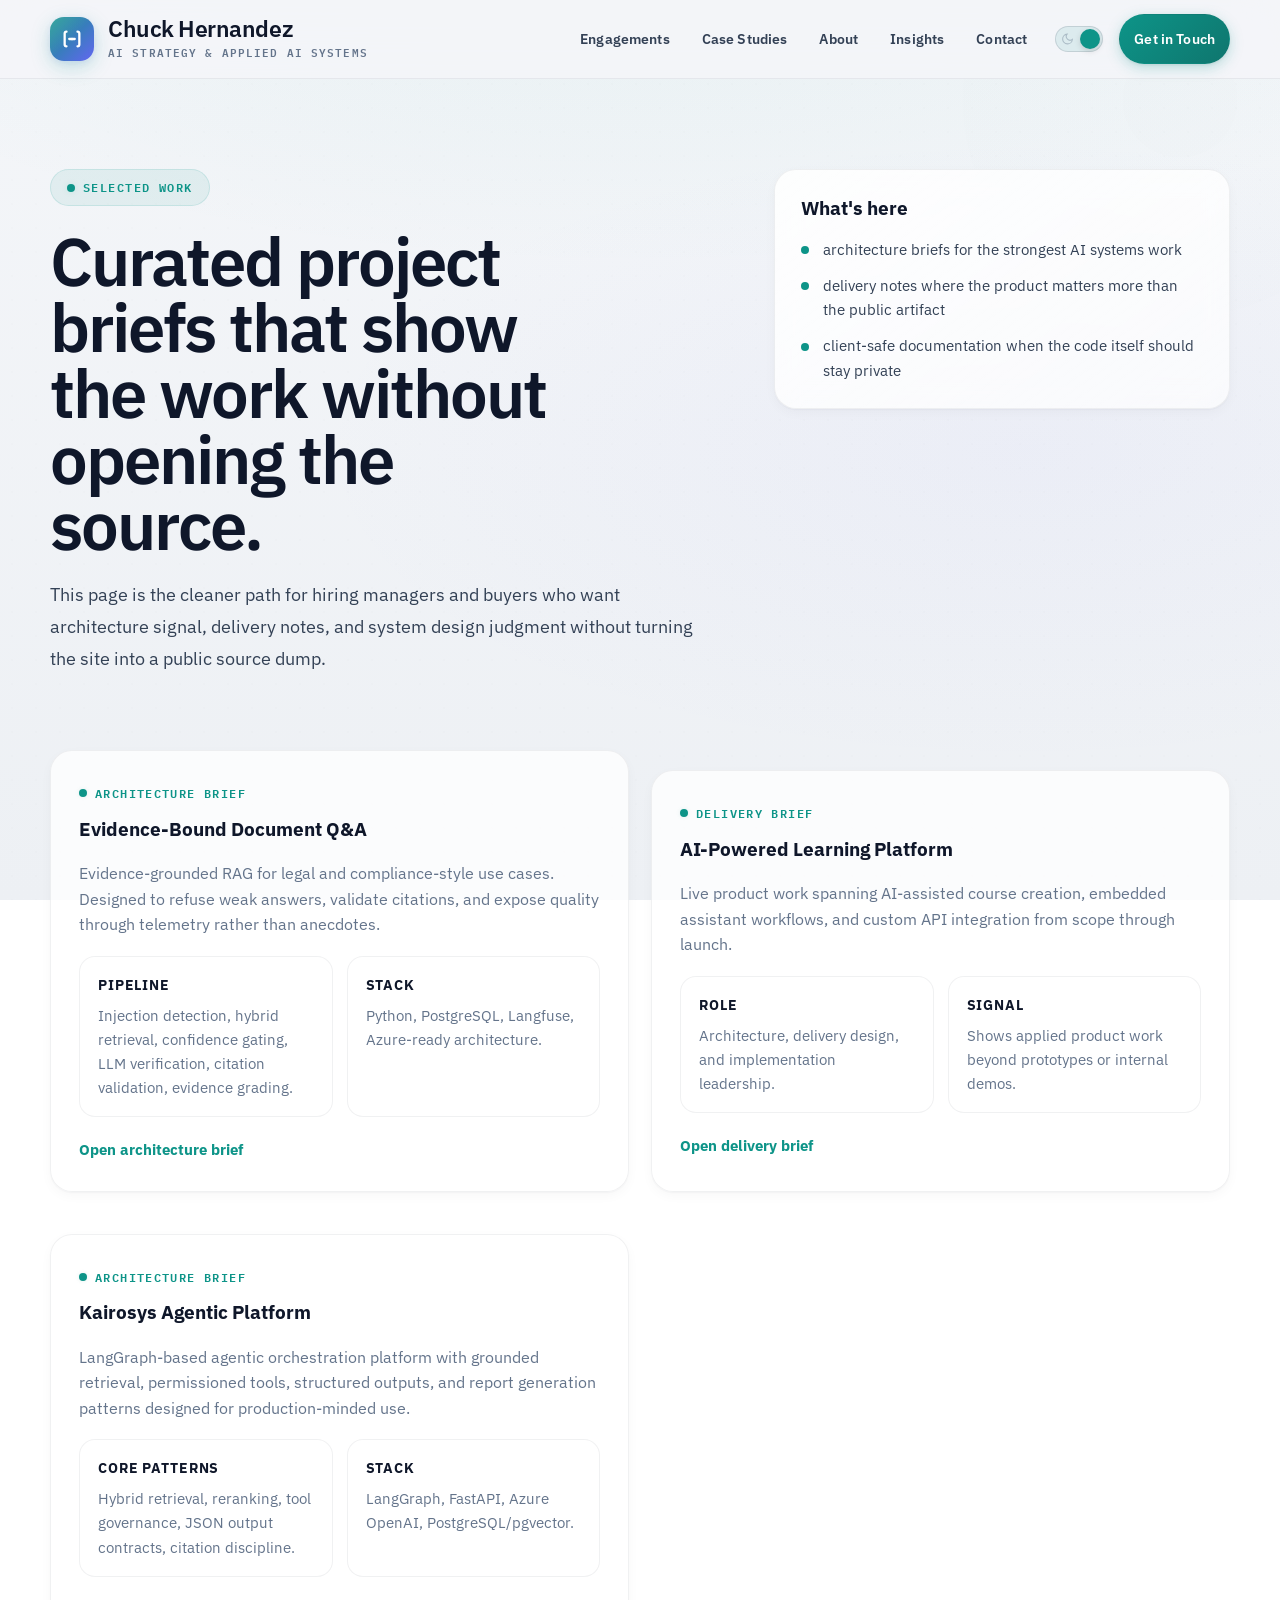
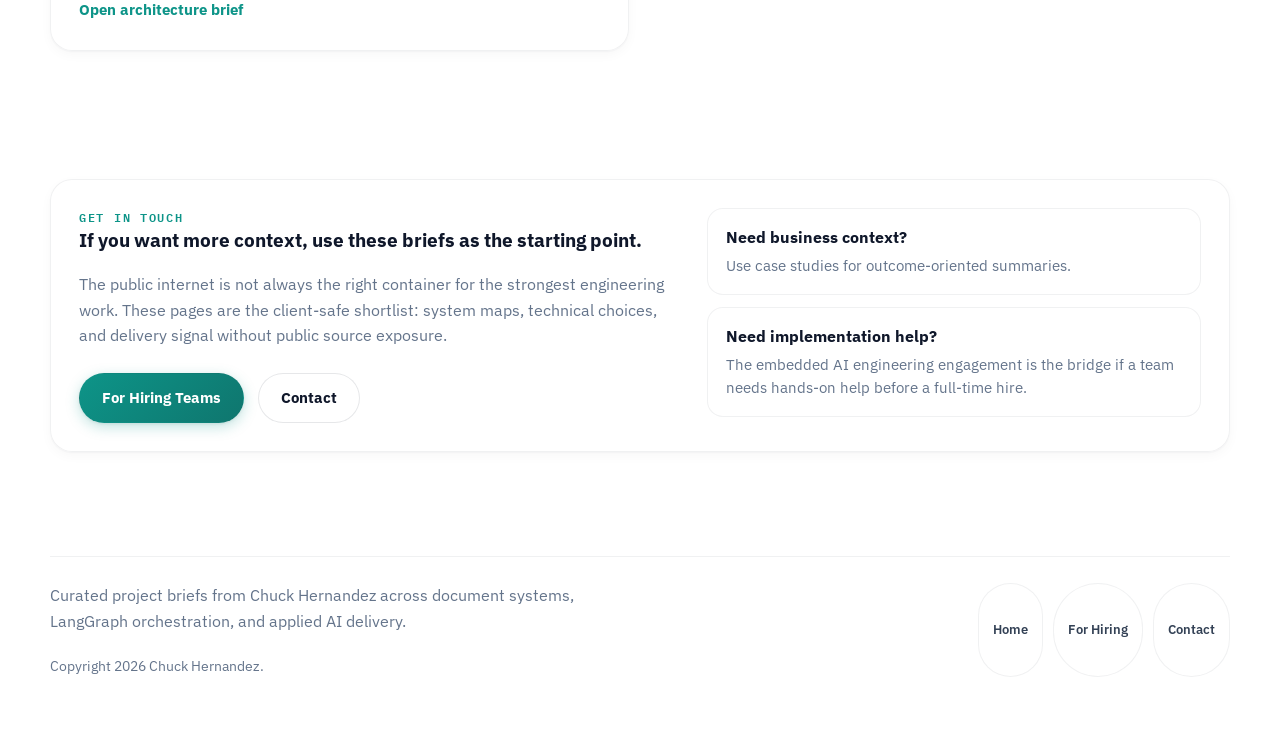
<file: selected-work.html>
<!DOCTYPE html>
<html lang="en" data-theme="light">
<head>
  <meta charset="UTF-8">
  <script>(function(){var t=localStorage.getItem("theme");if(t){document.documentElement.setAttribute("data-theme",t)}else{document.documentElement.setAttribute("data-theme",window.matchMedia("(prefers-color-scheme:dark)").matches?"dark":"light")}})()</script>
  <meta name="viewport" content="width=device-width, initial-scale=1.0">
  <title>Selected Work | Chuck Hernandez</title>
  <meta name="description" content="Curated project briefs from Chuck Hernandez across document systems, LangGraph orchestration, and applied product delivery.">
  <meta name="author" content="Chuck Hernandez">
  <meta name="robots" content="index, follow">
  <meta name="theme-color" content="#f4f6f9">
  <link rel="canonical" href="https://chuckhernandez.com/selected-work.html">
  <link rel="icon" href="img/favicon.svg" type="image/svg+xml">
  <link rel="manifest" href="site.webmanifest">
  <meta property="og:type" content="website">
  <meta property="og:title" content="Selected Work | Chuck Hernandez">
  <meta property="og:description" content="Curated project briefs across document systems, LangGraph orchestration, and production AI delivery.">
  <meta property="og:url" content="https://chuckhernandez.com/selected-work.html">
  <meta property="og:site_name" content="Chuck Hernandez">
  <meta property="og:image" content="https://chuckhernandez.com/img/og-image.jpg">
  <meta property="og:image:alt" content="Chuck Hernandez social preview">
  <meta property="og:image:width" content="1200">
  <meta property="og:image:height" content="630">
  <meta name="twitter:card" content="summary_large_image">
  <meta name="twitter:title" content="Selected Work | Chuck Hernandez">
  <meta name="twitter:description" content="Curated project briefs across document systems, LangGraph orchestration, and production AI delivery.">
  <meta name="twitter:image" content="https://chuckhernandez.com/img/og-image.jpg">
  <link rel="preconnect" href="https://fonts.googleapis.com">
  <link rel="preconnect" href="https://fonts.gstatic.com" crossorigin>
  <link href="https://fonts.googleapis.com/css2?family=IBM+Plex+Sans:wght@400;500;600;700&family=IBM+Plex+Mono:wght@400;500;600&display=swap" rel="stylesheet">
  <link rel="stylesheet" href="styles.css?v=20260327a">
  <script>document.documentElement.classList.add("js");</script>
  <script src="site.js?v=20260327a" defer></script>
  <script type="application/ld+json">
    {
      "@context": "https://schema.org",
      "@type": "CollectionPage",
      "name": "Selected Work",
      "url": "https://chuckhernandez.com/selected-work.html",
      "description": "Curated project briefs from Chuck Hernandez across document systems, LangGraph orchestration, and production AI delivery."
    }
  </script>
</head>
<body>
  <a class="skip-link" href="#content">Skip to content</a>
  <header class="site-header">
    <div class="container">
      <a class="brand" href="index.html" aria-label="Chuck Hernandez home">
        <span class="brand-mark" aria-hidden="true"><svg width="22" height="22" viewBox="0 0 24 24" fill="none"><path d="M6 4C6 4 4 4 4 6v12c0 2 2 2 2 2" stroke="currentColor" stroke-width="2.5" stroke-linecap="round"/><path d="M18 4c0 0 2 0 2 2v12c0 2-2 2-2 2" stroke="currentColor" stroke-width="2.5" stroke-linecap="round"/><path d="M9 12h6" stroke="currentColor" stroke-width="2.5" stroke-linecap="round"/><circle cx="12" cy="12" r="1.5" fill="currentColor" opacity="0.5"/></svg></span>
        <span class="brand-copy">
          <span class="brand-name">Chuck Hernandez</span>
          <span class="brand-tag">AI Strategy &amp; Applied AI Systems</span>
        </span>
      </a>

      <div class="site-nav-wrap">
        <button class="menu-button" type="button" aria-label="Toggle menu" aria-expanded="false" aria-controls="site-nav">
          <svg viewBox="0 0 24 24" fill="none" stroke="currentColor" stroke-width="2.2" stroke-linecap="round">
            <path d="M4 7h16M4 12h16M4 17h16"></path>
          </svg>
        </button>

        <nav class="site-nav" id="site-nav" aria-label="Primary">
          <ul>
            <li><a href="services.html">Engagements</a></li>
            <li><a href="case-studies.html">Case Studies</a></li>
            <li><a href="about.html">About</a></li>
            <li><a href="insights.html">Insights</a></li>
            <li><a href="contact.html">Contact</a></li>
          </ul>
        <div class="theme-toggle">
          <button class="theme-switch" type="button" aria-label="Toggle dark/light mode" title="Toggle theme">
            <svg class="theme-switch-icon icon-moon" viewBox="0 0 24 24" fill="none" stroke="currentColor" stroke-width="2"><path d="M21 12.79A9 9 0 1111.21 3a7 7 0 009.79 9.79z"/></svg>
            <svg class="theme-switch-icon icon-sun" viewBox="0 0 24 24" fill="none" stroke="currentColor" stroke-width="2"><circle cx="12" cy="12" r="5"/><path d="M12 1v2M12 21v2M4.22 4.22l1.42 1.42M18.36 18.36l1.42 1.42M1 12h2M21 12h2M4.22 19.78l1.42-1.42M18.36 5.64l1.42-1.42"/></svg>
          </button>
        </div>
          <div class="header-cta">
            <a class="button button-primary" href="contact.html">Get in Touch</a>
          </div>
        </nav>
      </div>
    </div>
  </header>

  <main id="content">
    <section class="page-hero compact">
      <div class="container">
        <div class="hero-grid">
          <div class="hero-copy">
            <div class="eyebrow reveal">Selected Work</div>
            <h1 class="page-title reveal">Curated project briefs that show the work without opening the source.</h1>
            <p class="lead reveal">This page is the cleaner path for hiring managers and buyers who want architecture signal, delivery notes, and system design judgment without turning the site into a public source dump.</p>
          </div>

          <aside class="hero-panel reveal">
            <h2>What's here</h2>
            <ul class="list-clean">
              <li>architecture briefs for the strongest AI systems work</li>
              <li>delivery notes where the product matters more than the public artifact</li>
              <li>client-safe documentation when the code itself should stay private</li>
            </ul>
          </aside>
        </div>
      </div>
    </section>

    <section class="section">
      <div class="container">
        <div class="grid-2">
          <article class="case-study reveal">
            <div class="case-meta">Architecture Brief</div>
            <h2>Evidence-Bound Document Q&amp;A</h2>
            <p class="spacer-top">Evidence-grounded RAG for legal and compliance-style use cases. Designed to refuse weak answers, validate citations, and expose quality through telemetry rather than anecdotes.</p>
            <div class="case-points">
              <div class="case-point">
                <h3>Pipeline</h3>
                <p>Injection detection, hybrid retrieval, confidence gating, LLM verification, citation validation, evidence grading.</p>
              </div>
              <div class="case-point">
                <h3>Stack</h3>
                <p>Python, PostgreSQL, Langfuse, Azure-ready architecture.</p>
              </div>
            </div>
            <p class="spacer-top"><a class="link-inline" href="evidence-bound-document-qa.html">Open architecture brief</a></p>
          </article>

          <article class="case-study reveal">
            <div class="case-meta">Delivery Brief</div>
            <h2>AI-Powered Learning Platform</h2>
            <p class="spacer-top">Live product work spanning AI-assisted course creation, embedded assistant workflows, and custom API integration from scope through launch.</p>
            <div class="case-points">
              <div class="case-point">
                <h3>Role</h3>
                <p>Architecture, delivery design, and implementation leadership.</p>
              </div>
              <div class="case-point">
                <h3>Signal</h3>
                <p>Shows applied product work beyond prototypes or internal demos.</p>
              </div>
            </div>
            <p class="spacer-top"><a class="link-inline" href="ai-learning-platform.html">Open delivery brief</a></p>
          </article>

          <article class="case-study reveal">
            <div class="case-meta">Architecture Brief</div>
            <h2>Kairosys Agentic Platform</h2>
            <p class="spacer-top">LangGraph-based agentic orchestration platform with grounded retrieval, permissioned tools, structured outputs, and report generation patterns designed for production-minded use.</p>
            <div class="case-points">
              <div class="case-point">
                <h3>Core patterns</h3>
                <p>Hybrid retrieval, reranking, tool governance, JSON output contracts, citation discipline.</p>
              </div>
              <div class="case-point">
                <h3>Stack</h3>
                <p>LangGraph, FastAPI, Azure OpenAI, PostgreSQL/pgvector.</p>
              </div>
            </div>
            <p class="spacer-top"><a class="link-inline" href="kairosys-agentic-platform.html">Open architecture brief</a></p>
          </article>

        </div>
      </div>
    </section>

    <section class="section section-alt">
      <div class="container">
        <div class="contact-panel reveal">
          <div>
            <div class="section-kicker">Get in touch</div>
            <h2>If you want more context, use these briefs as the starting point.</h2>
            <p class="spacer-top">The public internet is not always the right container for the strongest engineering work. These pages are the client-safe shortlist: system maps, technical choices, and delivery signal without public source exposure.</p>
            <div class="contact-actions">
              <a class="button button-primary" href="for-hiring.html">For Hiring Teams</a>
              <a class="button button-secondary" href="contact.html">Contact</a>
            </div>
          </div>

          <div class="contact-links">
            <a class="contact-link" href="case-studies.html">
              <strong>Need business context?</strong>
              <span>Use case studies for outcome-oriented summaries.</span>
            </a>
            <a class="contact-link" href="services.html#embedded">
              <strong>Need implementation help?</strong>
              <span>The embedded AI engineering engagement is the bridge if a team needs hands-on help before a full-time hire.</span>
            </a>
          </div>
        </div>
      </div>
    </section>
  </main>

  <footer class="site-footer">
    <div class="container">
      <div class="footer-copy">
        <p>Curated project briefs from Chuck Hernandez across document systems, LangGraph orchestration, and applied AI delivery.</p>
        <p class="muted-note spacer-top">Copyright <span data-year></span> Chuck Hernandez.</p>
      </div>

      <div class="footer-links">
        <a class="pill" href="index.html">Home</a>
        <a class="pill" href="for-hiring.html">For Hiring</a>
        <a class="pill" href="contact.html">Contact</a>
      </div>
    </div>
  </footer>
</body>
</html>
</file>
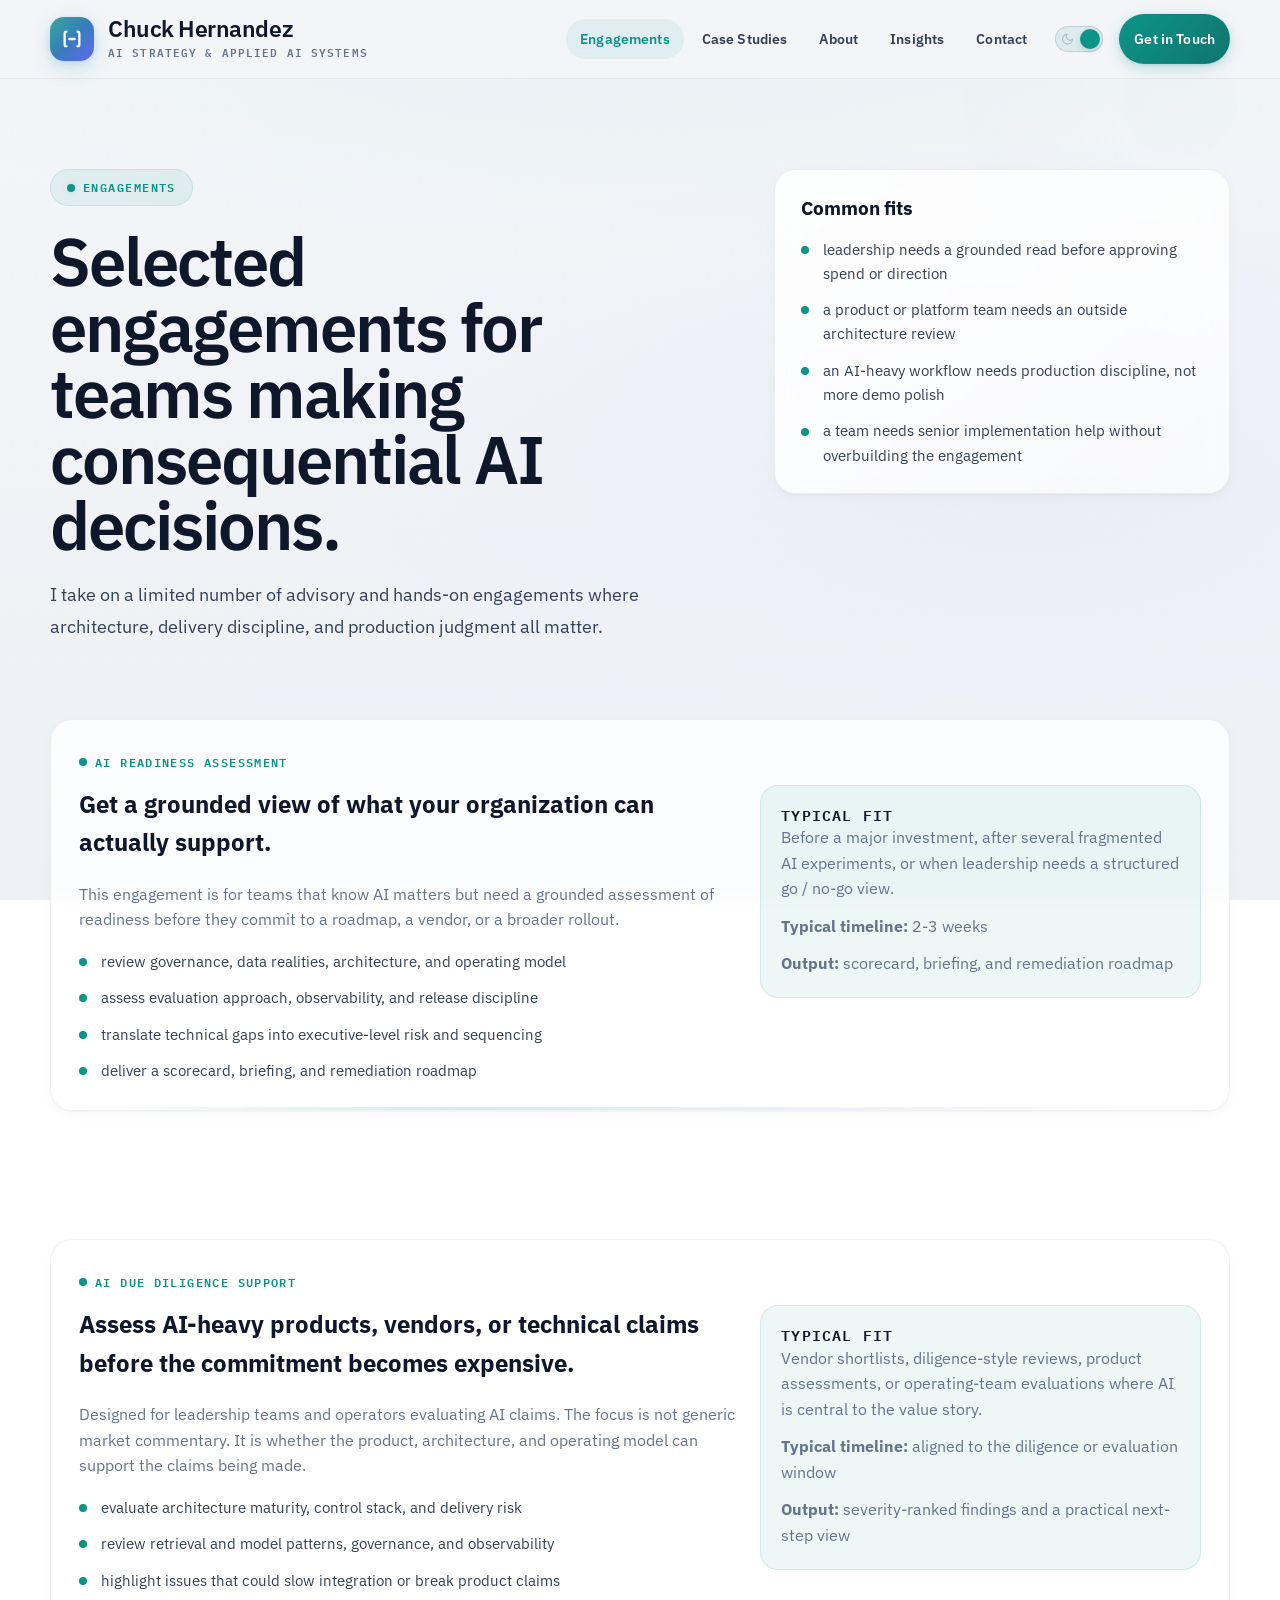
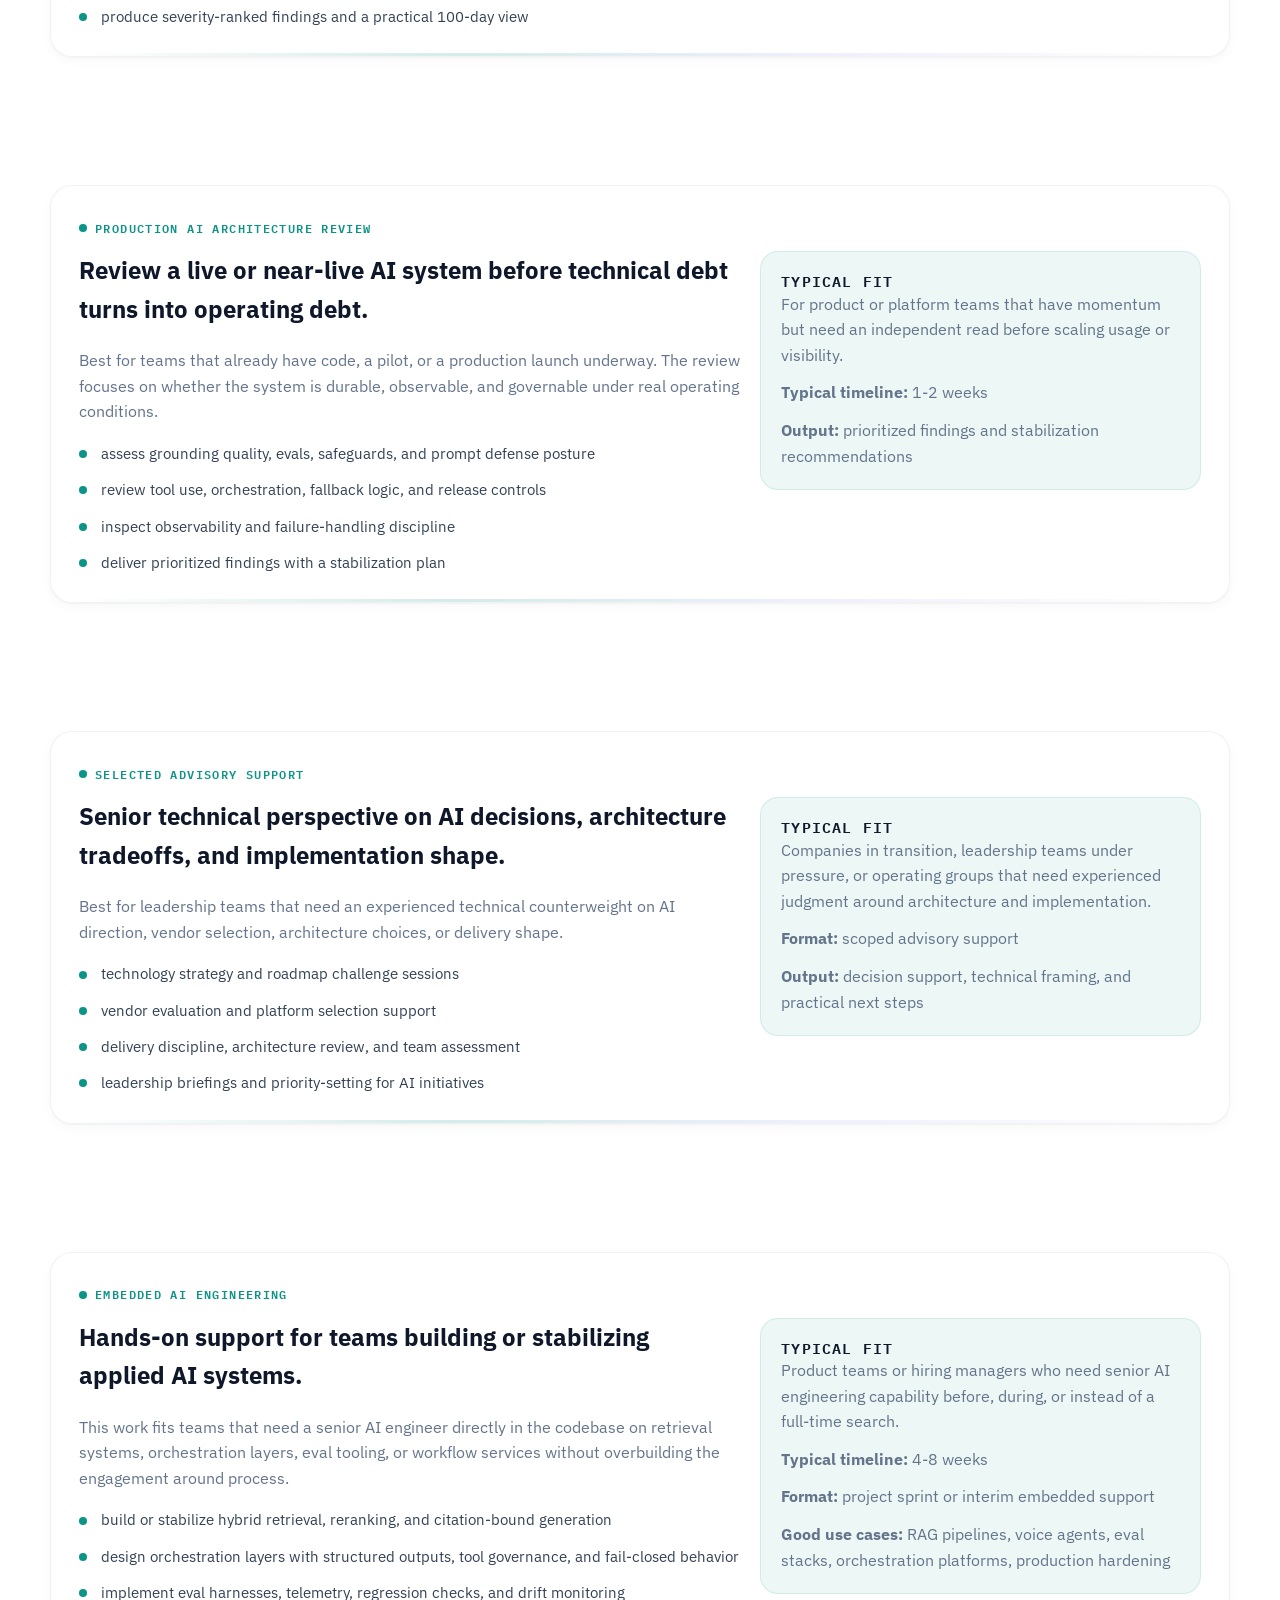
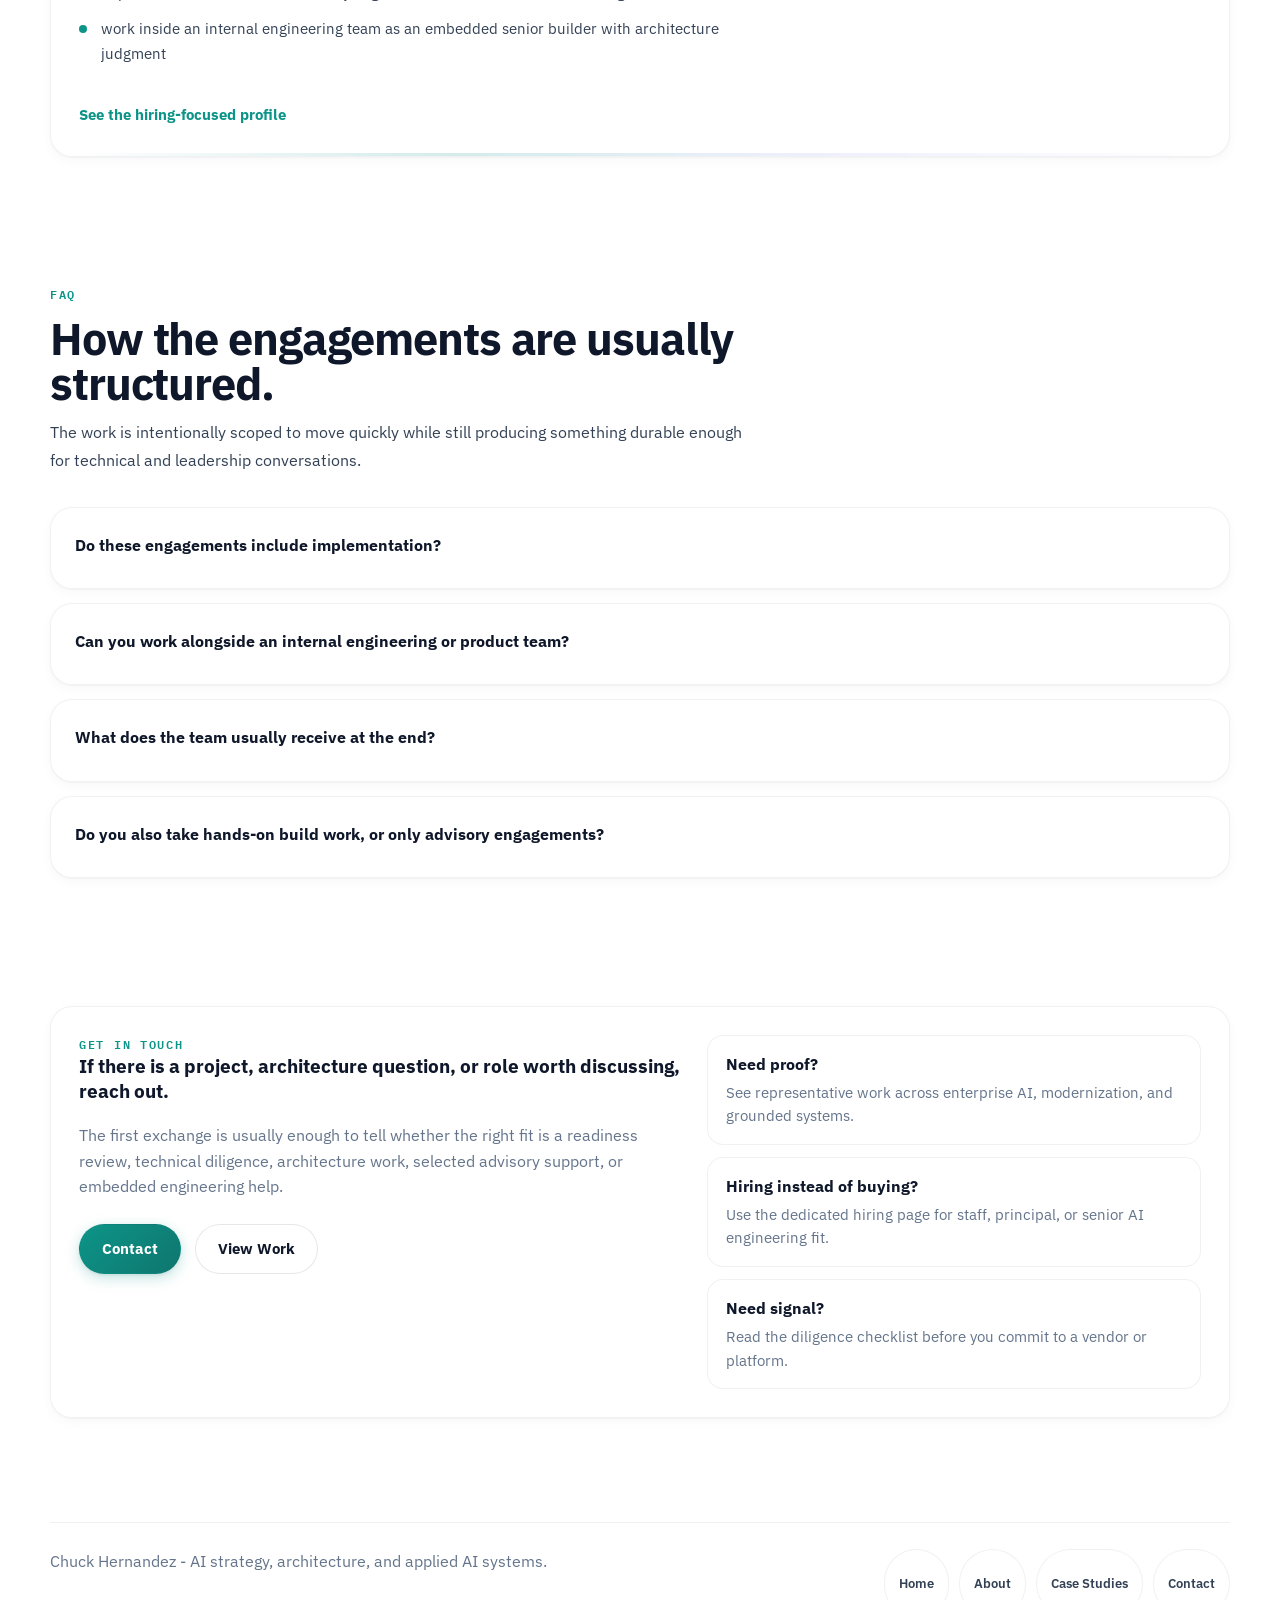
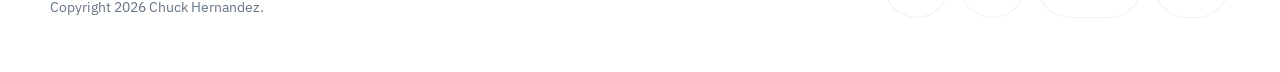
<file: services.html>
<!DOCTYPE html>
<html lang="en" data-theme="light">
<head>
  <meta charset="UTF-8">
  <script>(function(){var t=localStorage.getItem("theme");if(t){document.documentElement.setAttribute("data-theme",t)}else{document.documentElement.setAttribute("data-theme",window.matchMedia("(prefers-color-scheme:dark)").matches?"dark":"light")}})()</script>
  <meta name="viewport" content="width=device-width, initial-scale=1.0">
  <title>Selected Engagements | Chuck Hernandez</title>
  <meta name="description" content="Selected engagements across AI readiness, technical diligence, architecture review, advisory support, and embedded AI engineering.">
  <meta name="author" content="Chuck Hernandez">
  <meta name="robots" content="index, follow">
  <meta name="theme-color" content="#f4f6f9">
  <link rel="canonical" href="https://chuckhernandez.com/services.html">
  <link rel="icon" href="img/favicon.svg" type="image/svg+xml">
  <link rel="manifest" href="site.webmanifest">
  <meta property="og:type" content="website">
  <meta property="og:title" content="Selected Engagements | Chuck Hernandez">
  <meta property="og:description" content="Selected engagements across AI readiness, technical diligence, architecture review, advisory support, and embedded AI engineering.">
  <meta property="og:url" content="https://chuckhernandez.com/services.html">
  <meta property="og:site_name" content="Chuck Hernandez">
  <meta property="og:image" content="https://chuckhernandez.com/img/og-image.jpg">
  <meta property="og:image:alt" content="Chuck Hernandez social preview">
  <meta property="og:image:width" content="1200">
  <meta property="og:image:height" content="630">
  <meta name="twitter:card" content="summary_large_image">
  <meta name="twitter:title" content="Selected Engagements | Chuck Hernandez">
  <meta name="twitter:description" content="Selected advisory and implementation engagements across AI readiness, architecture, and applied systems work.">
  <meta name="twitter:image" content="https://chuckhernandez.com/img/og-image.jpg">
  <link rel="preconnect" href="https://fonts.googleapis.com">
  <link rel="preconnect" href="https://fonts.gstatic.com" crossorigin>
  <link href="https://fonts.googleapis.com/css2?family=IBM+Plex+Sans:wght@400;500;600;700&family=IBM+Plex+Mono:wght@400;500;600&display=swap" rel="stylesheet">
  <link rel="stylesheet" href="styles.css?v=20260327a">
  <script>document.documentElement.classList.add("js");</script>
  <script src="site.js?v=20260327a" defer></script>
  <script type="application/ld+json">
    {
      "@context": "https://schema.org",
      "@graph": [
        {
          "@type": "CollectionPage",
          "name": "Selected Engagements",
          "url": "https://chuckhernandez.com/services.html",
          "description": "Selected advisory and implementation engagements from Chuck Hernandez."
        },
        {
          "@type": "Service",
          "name": "AI Readiness Assessment",
          "provider": {
            "@type": "Person",
            "name": "Chuck Hernandez"
          },
          "url": "https://chuckhernandez.com/services.html#readiness"
        },
        {
          "@type": "Service",
          "name": "AI Due Diligence Support",
          "provider": {
            "@type": "Person",
            "name": "Chuck Hernandez"
          },
          "url": "https://chuckhernandez.com/services.html#diligence"
        },
        {
          "@type": "Service",
          "name": "Production AI Architecture Review",
          "provider": {
            "@type": "Person",
            "name": "Chuck Hernandez"
          },
          "url": "https://chuckhernandez.com/services.html#architecture"
        },
        {
          "@type": "Service",
          "name": "Selected Advisory Support",
          "provider": {
            "@type": "Person",
            "name": "Chuck Hernandez"
          },
          "url": "https://chuckhernandez.com/services.html#advisory"
        },
        {
          "@type": "Service",
          "name": "Embedded AI Engineering",
          "provider": {
            "@type": "Person",
            "name": "Chuck Hernandez"
          },
          "url": "https://chuckhernandez.com/services.html#embedded"
        }
      ]
    }
  </script>
</head>
<body>
  <a class="skip-link" href="#content">Skip to content</a>
  <header class="site-header">
    <div class="container">
      <a class="brand" href="index.html" aria-label="Chuck Hernandez home">
        <span class="brand-mark" aria-hidden="true"><svg width="22" height="22" viewBox="0 0 24 24" fill="none"><path d="M6 4C6 4 4 4 4 6v12c0 2 2 2 2 2" stroke="currentColor" stroke-width="2.5" stroke-linecap="round"/><path d="M18 4c0 0 2 0 2 2v12c0 2-2 2-2 2" stroke="currentColor" stroke-width="2.5" stroke-linecap="round"/><path d="M9 12h6" stroke="currentColor" stroke-width="2.5" stroke-linecap="round"/><circle cx="12" cy="12" r="1.5" fill="currentColor" opacity="0.5"/></svg></span>
        <span class="brand-copy">
          <span class="brand-name">Chuck Hernandez</span>
          <span class="brand-tag">AI Strategy &amp; Applied AI Systems</span>
        </span>
      </a>

      <div class="site-nav-wrap">
        <button class="menu-button" type="button" aria-label="Toggle menu" aria-expanded="false" aria-controls="site-nav">
          <svg viewBox="0 0 24 24" fill="none" stroke="currentColor" stroke-width="2.2" stroke-linecap="round">
            <path d="M4 7h16M4 12h16M4 17h16"></path>
          </svg>
        </button>

        <nav class="site-nav" id="site-nav" aria-label="Primary">
          <ul>
            <li><a href="services.html" aria-current="page">Engagements</a></li>
            <li><a href="case-studies.html">Case Studies</a></li>
            <li><a href="about.html">About</a></li>
            <li><a href="insights.html">Insights</a></li>
            <li><a href="contact.html">Contact</a></li>
          </ul>
        <div class="theme-toggle">
          <button class="theme-switch" type="button" aria-label="Toggle dark/light mode" title="Toggle theme">
            <svg class="theme-switch-icon icon-moon" viewBox="0 0 24 24" fill="none" stroke="currentColor" stroke-width="2"><path d="M21 12.79A9 9 0 1111.21 3a7 7 0 009.79 9.79z"/></svg>
            <svg class="theme-switch-icon icon-sun" viewBox="0 0 24 24" fill="none" stroke="currentColor" stroke-width="2"><circle cx="12" cy="12" r="5"/><path d="M12 1v2M12 21v2M4.22 4.22l1.42 1.42M18.36 18.36l1.42 1.42M1 12h2M21 12h2M4.22 19.78l1.42-1.42M18.36 5.64l1.42-1.42"/></svg>
          </button>
        </div>
          <div class="header-cta">
            <a class="button button-primary" href="contact.html">Get in Touch</a>
          </div>
        </nav>
      </div>
    </div>
  </header>

  <main id="content">
    <section class="page-hero compact">
      <div class="container">
        <div class="hero-grid">
          <div class="hero-copy">
            <div class="eyebrow reveal">Engagements</div>
            <h1 class="page-title reveal">Selected engagements for teams making consequential AI decisions.</h1>
            <p class="lead reveal">I take on a limited number of advisory and hands-on engagements where architecture, delivery discipline, and production judgment all matter.</p>
          </div>

          <aside class="hero-panel reveal">
            <h2>Common fits</h2>
            <ul class="list-clean">
              <li>leadership needs a grounded read before approving spend or direction</li>
              <li>a product or platform team needs an outside architecture review</li>
              <li>an AI-heavy workflow needs production discipline, not more demo polish</li>
              <li>a team needs senior implementation help without overbuilding the engagement</li>
            </ul>
          </aside>
        </div>
      </div>
    </section>

    <section class="section" id="readiness">
      <div class="container">
        <article class="card service-card reveal">
          <div class="service-meta">AI Readiness Assessment</div>
          <div class="detail-grid">
            <div>
              <h2>Get a grounded view of what your organization can actually support.</h2>
              <p class="spacer-top">This engagement is for teams that know AI matters but need a grounded assessment of readiness before they commit to a roadmap, a vendor, or a broader rollout.</p>
              <ul class="list-clean">
                <li>review governance, data realities, architecture, and operating model</li>
                <li>assess evaluation approach, observability, and release discipline</li>
                <li>translate technical gaps into executive-level risk and sequencing</li>
                <li>deliver a scorecard, briefing, and remediation roadmap</li>
              </ul>
            </div>

            <aside class="detail-sidebar">
              <h3>Typical fit</h3>
              <p>Before a major investment, after several fragmented AI experiments, or when leadership needs a structured go / no-go view.</p>
              <p><strong>Typical timeline:</strong> 2-3 weeks</p>
              <p><strong>Output:</strong> scorecard, briefing, and remediation roadmap</p>
            </aside>
          </div>
        </article>
      </div>
    </section>

    <section class="section section-alt" id="diligence">
      <div class="container">
        <article class="card service-card reveal">
          <div class="service-meta">AI Due Diligence Support</div>
          <div class="detail-grid">
            <div>
              <h2>Assess AI-heavy products, vendors, or technical claims before the commitment becomes expensive.</h2>
              <p class="spacer-top">Designed for leadership teams and operators evaluating AI claims. The focus is not generic market commentary. It is whether the product, architecture, and operating model can support the claims being made.</p>
              <ul class="list-clean">
                <li>evaluate architecture maturity, control stack, and delivery risk</li>
                <li>review retrieval and model patterns, governance, and observability</li>
                <li>highlight issues that could slow integration or break product claims</li>
                <li>produce severity-ranked findings and a practical 100-day view</li>
              </ul>
            </div>

            <aside class="detail-sidebar">
              <h3>Typical fit</h3>
              <p>Vendor shortlists, diligence-style reviews, product assessments, or operating-team evaluations where AI is central to the value story.</p>
              <p><strong>Typical timeline:</strong> aligned to the diligence or evaluation window</p>
              <p><strong>Output:</strong> severity-ranked findings and a practical next-step view</p>
            </aside>
          </div>
        </article>
      </div>
    </section>

    <section class="section" id="architecture">
      <div class="container">
        <article class="card service-card reveal">
          <div class="service-meta">Production AI Architecture Review</div>
          <div class="detail-grid">
            <div>
              <h2>Review a live or near-live AI system before technical debt turns into operating debt.</h2>
              <p class="spacer-top">Best for teams that already have code, a pilot, or a production launch underway. The review focuses on whether the system is durable, observable, and governable under real operating conditions.</p>
              <ul class="list-clean">
                <li>assess grounding quality, evals, safeguards, and prompt defense posture</li>
                <li>review tool use, orchestration, fallback logic, and release controls</li>
                <li>inspect observability and failure-handling discipline</li>
                <li>deliver prioritized findings with a stabilization plan</li>
              </ul>
            </div>

            <aside class="detail-sidebar">
              <h3>Typical fit</h3>
              <p>For product or platform teams that have momentum but need an independent read before scaling usage or visibility.</p>
              <p><strong>Typical timeline:</strong> 1-2 weeks</p>
              <p><strong>Output:</strong> prioritized findings and stabilization recommendations</p>
            </aside>
          </div>
        </article>
      </div>
    </section>

    <section class="section section-alt" id="advisory">
      <div class="container">
        <article class="card service-card reveal">
          <div class="service-meta">Selected Advisory Support</div>
          <div class="detail-grid">
            <div>
              <h2>Senior technical perspective on AI decisions, architecture tradeoffs, and implementation shape.</h2>
              <p class="spacer-top">Best for leadership teams that need an experienced technical counterweight on AI direction, vendor selection, architecture choices, or delivery shape.</p>
              <ul class="list-clean">
                <li>technology strategy and roadmap challenge sessions</li>
                <li>vendor evaluation and platform selection support</li>
                <li>delivery discipline, architecture review, and team assessment</li>
                <li>leadership briefings and priority-setting for AI initiatives</li>
              </ul>
            </div>

            <aside class="detail-sidebar">
              <h3>Typical fit</h3>
              <p>Companies in transition, leadership teams under pressure, or operating groups that need experienced judgment around architecture and implementation.</p>
              <p><strong>Format:</strong> scoped advisory support</p>
              <p><strong>Output:</strong> decision support, technical framing, and practical next steps</p>
            </aside>
          </div>
        </article>
      </div>
    </section>

    <section class="section" id="embedded">
      <div class="container">
        <article class="card service-card reveal">
          <div class="service-meta">Embedded AI Engineering</div>
          <div class="detail-grid">
            <div>
              <h2>Hands-on support for teams building or stabilizing applied AI systems.</h2>
              <p class="spacer-top">This work fits teams that need a senior AI engineer directly in the codebase on retrieval systems, orchestration layers, eval tooling, or workflow services without overbuilding the engagement around process.</p>
              <ul class="list-clean">
                <li>build or stabilize hybrid retrieval, reranking, and citation-bound generation</li>
                <li>design orchestration layers with structured outputs, tool governance, and fail-closed behavior</li>
                <li>implement eval harnesses, telemetry, regression checks, and drift monitoring</li>
                <li>work inside an internal engineering team as an embedded senior builder with architecture judgment</li>
              </ul>
              <p class="spacer-top"><a class="link-inline" href="for-hiring.html">See the hiring-focused profile</a></p>
            </div>

            <aside class="detail-sidebar">
              <h3>Typical fit</h3>
              <p>Product teams or hiring managers who need senior AI engineering capability before, during, or instead of a full-time search.</p>
              <p><strong>Typical timeline:</strong> 4-8 weeks</p>
              <p><strong>Format:</strong> project sprint or interim embedded support</p>
              <p><strong>Good use cases:</strong> RAG pipelines, voice agents, eval stacks, orchestration platforms, production hardening</p>
            </aside>
          </div>
        </article>
      </div>
    </section>

    <section class="section">
      <div class="container">
        <div class="section-head reveal">
          <div class="section-kicker">FAQ</div>
          <h2>How the engagements are usually structured.</h2>
          <p>The work is intentionally scoped to move quickly while still producing something durable enough for technical and leadership conversations.</p>
        </div>

        <div class="faq-list">
          <details class="faq-item reveal">
            <summary>Do these engagements include implementation?</summary>
            <p>Sometimes. The default shape is assessment, advisory, review, and implementation support when it materially improves the outcome.</p>
          </details>

          <details class="faq-item reveal">
            <summary>Can you work alongside an internal engineering or product team?</summary>
            <p>Yes. That is often the best arrangement. Internal teams provide context and operating reality, while I provide an outside technical view and help sharpen decision quality.</p>
          </details>

          <details class="faq-item reveal">
            <summary>What does the team usually receive at the end?</summary>
            <p>Typically a concise briefing, a severity-ranked findings set, and a practical next-step plan. The exact output depends on the engagement type.</p>
          </details>

          <details class="faq-item reveal">
            <summary>Do you also take hands-on build work, or only advisory engagements?</summary>
            <p>Yes. The default positioning is selective advisory and review work, but I also take embedded AI engineering engagements where the need is a senior builder working directly on retrieval, orchestration, evals, or workflow infrastructure.</p>
          </details>
        </div>
      </div>
    </section>

    <section class="section section-alt">
      <div class="container">
        <div class="contact-panel reveal">
          <div>
            <div class="section-kicker">Get in touch</div>
            <h2>If there is a project, architecture question, or role worth discussing, reach out.</h2>
            <p class="spacer-top">The first exchange is usually enough to tell whether the right fit is a readiness review, technical diligence, architecture work, selected advisory support, or embedded engineering help.</p>
            <div class="contact-actions">
              <a class="button button-primary" href="contact.html">Contact</a>
              <a class="button button-secondary" href="selected-work.html">View Work</a>
            </div>
          </div>

          <div class="contact-links">
            <a class="contact-link" href="case-studies.html">
              <strong>Need proof?</strong>
              <span>See representative work across enterprise AI, modernization, and grounded systems.</span>
            </a>
            <a class="contact-link" href="for-hiring.html">
              <strong>Hiring instead of buying?</strong>
              <span>Use the dedicated hiring page for staff, principal, or senior AI engineering fit.</span>
            </a>
            <a class="contact-link" href="ai-due-diligence-checklist.html">
              <strong>Need signal?</strong>
              <span>Read the diligence checklist before you commit to a vendor or platform.</span>
            </a>
          </div>
        </div>
      </div>
    </section>
  </main>

  <footer class="site-footer">
    <div class="container">
      <div class="footer-copy">
        <p>Chuck Hernandez - AI strategy, architecture, and applied AI systems.</p>
        <p class="muted-note spacer-top">Copyright <span data-year></span> Chuck Hernandez.</p>
      </div>

      <div class="footer-links">
        <a class="pill" href="index.html">Home</a>
        <a class="pill" href="about.html">About</a>
        <a class="pill" href="case-studies.html">Case Studies</a>
        <a class="pill" href="contact.html">Contact</a>
      </div>
    </div>
  </footer>
</body>
</html>
</file>
<file: styles.css>
/* ============================================================
   Chuck Hernandez — chuckhernandez.com
   Dual-theme design system: Light (cool precision) + Dark (deep tech)
   ============================================================ */

/* ----- THEME: LIGHT (default) ----- */
[data-theme="light"],
:root {
  --bg-primary: #f4f6f9;
  --bg-secondary: #ffffff;
  --bg-card: rgba(255, 255, 255, 0.78);
  --bg-card-hover: rgba(255, 255, 255, 0.95);
  --bg-header: rgba(244, 246, 249, 0.90);
  --bg-code: rgba(15, 118, 110, 0.05);

  --text-primary: #0f172a;
  --text-secondary: #334155;
  --text-muted: #64748b;

  --accent: #0d9488;
  --accent-hover: #0f766e;
  --accent-soft: rgba(13, 148, 136, 0.08);
  --accent-glow: rgba(13, 148, 136, 0.12);
  --accent-vivid: #14b8a6;

  --secondary-accent: #6366f1;

  --border: rgba(15, 23, 42, 0.06);
  --border-strong: rgba(15, 23, 42, 0.12);

  --shadow-sm: 0 1px 2px rgba(15, 23, 42, 0.04), 0 4px 12px rgba(15, 23, 42, 0.03);
  --shadow-lg: 0 4px 12px rgba(15, 23, 42, 0.06), 0 20px 48px rgba(15, 23, 42, 0.08);
  --shadow-glow: 0 0 0 1px rgba(13, 148, 136, 0.10), 0 4px 24px rgba(13, 148, 136, 0.08);
  --shadow-card-hover: 0 8px 24px rgba(15, 23, 42, 0.08), 0 0 0 1px rgba(13, 148, 136, 0.06);

  --gradient-hero:
    radial-gradient(ellipse 80% 50% at 50% -20%, rgba(13, 148, 136, 0.08) 0%, transparent 100%),
    radial-gradient(ellipse at 80% 50%, rgba(99, 102, 241, 0.04) 0%, transparent 50%),
    linear-gradient(180deg, #f4f6f9 0%, #edf0f4 100%);
  --grid-color: rgba(15, 23, 42, 0.025);
  --grid-opacity: 0.4;
  --blob-opacity: 0.06;

  --toggle-bg: rgba(13, 148, 136, 0.10);
  --toggle-knob: var(--accent);

  --pill-bg: rgba(255, 255, 255, 0.72);
  --metric-bg: rgba(255, 255, 255, 0.72);

  --card-gradient: linear-gradient(145deg, rgba(255, 255, 255, 0.88), rgba(255, 255, 255, 0.68));
  --portrait-gradient: linear-gradient(145deg, rgba(13, 148, 136, 0.06), rgba(99, 102, 241, 0.04));

  --selection-bg: var(--accent);
  --selection-color: #ffffff;

  --gradient-text-from: #0d9488;
  --gradient-text-to: #6366f1;
  --gradient-bar: linear-gradient(90deg, rgba(13, 148, 136, 0.0), rgba(13, 148, 136, 0.18), rgba(99, 102, 241, 0.10), rgba(13, 148, 136, 0.0));
  --list-bullet: var(--accent);

  --btn-primary-color: #ffffff;
  --btn-primary-bg: linear-gradient(135deg, #0d9488 0%, #0f766e 100%);
  --btn-primary-shadow: 0 4px 14px rgba(13, 148, 136, 0.25), 0 1px 3px rgba(0,0,0,0.08);
  --btn-primary-hover-bg: linear-gradient(135deg, #0f766e 0%, #115e59 100%);
  --btn-secondary-bg: rgba(255, 255, 255, 0.72);
  --btn-secondary-border: rgba(15, 23, 42, 0.10);
  --btn-secondary-hover-border: rgba(13, 148, 136, 0.25);
  --btn-secondary-hover-bg: rgba(13, 148, 136, 0.05);

  --brand-bg: linear-gradient(135deg, #0d9488 0%, #6366f1 100%);
  --brand-shadow: 0 6px 20px rgba(13, 148, 136, 0.22), 0 2px 6px rgba(99, 102, 241, 0.12);

  --radius-sm: 14px;
  --radius-md: 22px;
  --radius-lg: 32px;
  --max-width: 1180px;
  --transition-speed: 0.35s;
}

/* ----- THEME: DARK ----- */
[data-theme="dark"] {
  --bg-primary: #0c0f14;
  --bg-secondary: #12161e;
  --bg-card: rgba(18, 22, 30, 0.80);
  --bg-card-hover: rgba(24, 30, 42, 0.90);
  --bg-header: rgba(12, 15, 20, 0.88);
  --bg-code: rgba(56, 220, 180, 0.06);

  --text-primary: #e8eaed;
  --text-secondary: #a0a6b4;
  --text-muted: #6b7280;

  --accent: #38dcb4;
  --accent-hover: #2bc4a0;
  --accent-soft: rgba(56, 220, 180, 0.08);
  --accent-glow: rgba(56, 220, 180, 0.15);
  --accent-vivid: #5eead4;

  --secondary-accent: #a78bfa;

  --border: rgba(255, 255, 255, 0.06);
  --border-strong: rgba(255, 255, 255, 0.12);

  --shadow-sm: 0 10px 30px rgba(0, 0, 0, 0.25);
  --shadow-lg: 0 24px 70px rgba(0, 0, 0, 0.4);
  --shadow-glow: 0 0 40px rgba(56, 220, 180, 0.08), 0 4px 20px rgba(56, 220, 180, 0.06);
  --shadow-card-hover: 0 0 40px rgba(56, 220, 180, 0.08), 0 4px 20px rgba(56, 220, 180, 0.06);

  --gradient-hero: radial-gradient(ellipse at 20% 0%, rgba(56, 220, 180, 0.08) 0%, transparent 50%),
                    radial-gradient(ellipse at 80% 0%, rgba(212, 149, 107, 0.06) 0%, transparent 40%),
                    linear-gradient(180deg, #0c0f14 0%, #10131a 100%);
  --grid-color: rgba(255, 255, 255, 0.025);
  --grid-opacity: 0.5;
  --blob-opacity: 1;

  --toggle-bg: rgba(56, 220, 180, 0.15);
  --toggle-knob: var(--accent);

  --pill-bg: rgba(255, 255, 255, 0.04);
  --metric-bg: rgba(255, 255, 255, 0.03);

  --card-gradient: linear-gradient(135deg, rgba(255, 255, 255, 0.03), rgba(255, 255, 255, 0.01));
  --portrait-gradient: linear-gradient(135deg, rgba(56, 220, 180, 0.06), rgba(212, 149, 107, 0.04));

  --selection-bg: var(--accent);
  --selection-color: #0c0f14;

  --gradient-text-from: #38dcb4;
  --gradient-text-to: #d4956b;
  --gradient-bar: linear-gradient(90deg, rgba(56, 220, 180, 0.0), rgba(56, 220, 180, 0.18), rgba(212, 149, 107, 0.12), rgba(56, 220, 180, 0.0));
  --list-bullet: var(--accent);

  --btn-primary-color: #0c0f14;
  --btn-primary-bg: linear-gradient(135deg, #38dcb4 0%, #2bc4a0 100%);
  --btn-primary-shadow: 0 8px 24px rgba(56, 220, 180, 0.22);
  --btn-primary-hover-bg: linear-gradient(135deg, #2bc4a0 0%, #22a88a 100%);
  --btn-secondary-bg: rgba(255, 255, 255, 0.04);
  --btn-secondary-border: rgba(255, 255, 255, 0.10);
  --btn-secondary-hover-border: rgba(56, 220, 180, 0.20);
  --btn-secondary-hover-bg: rgba(56, 220, 180, 0.06);

  --brand-bg: linear-gradient(135deg, #38dcb4 0%, #a78bfa 100%);
  --brand-shadow: 0 6px 20px rgba(56, 220, 180, 0.25), 0 2px 6px rgba(167, 139, 250, 0.15);

  --gradient-text-to: #a78bfa;
}

/* ===== BASE RESET ===== */

*,
*::before,
*::after {
  box-sizing: border-box;
  margin: 0;
  padding: 0;
}

html {
  scroll-behavior: smooth;
}

body {
  min-height: 100vh;
  font-family: "IBM Plex Sans", sans-serif;
  font-weight: 400;
  color: var(--text-primary);
  background: var(--gradient-hero);
  background-attachment: fixed;
  line-height: 1.6;
  -webkit-font-smoothing: antialiased;
  text-rendering: optimizeLegibility;
  transition: background var(--transition-speed) ease, color var(--transition-speed) ease;
}

/* Subtle grid overlay */
body::before {
  content: "";
  position: fixed;
  inset: 0;
  pointer-events: none;
  background-image:
    radial-gradient(circle, var(--grid-color) 1px, transparent 1px);
  background-size: 24px 24px;
  opacity: var(--grid-opacity);
  z-index: 0;
  transition: opacity var(--transition-speed) ease;
}

/* Animated ambient glow blob */
body::after {
  content: "";
  position: fixed;
  top: -200px;
  right: -200px;
  width: 600px;
  height: 600px;
  border-radius: 50%;
  background: radial-gradient(circle, var(--accent-glow) 0%, transparent 70%);
  pointer-events: none;
  z-index: 0;
  opacity: var(--blob-opacity);
  animation: float 20s ease-in-out infinite;
  transition: opacity var(--transition-speed) ease;
}

@keyframes float {
  0%, 100% { transform: translate(0, 0) scale(1); }
  33% { transform: translate(-80px, 60px) scale(1.1); }
  66% { transform: translate(40px, -40px) scale(0.95); }
}

@keyframes pulse {
  0%, 100% { opacity: 1; transform: scale(1); }
  50% { opacity: 0.6; transform: scale(0.85); }
}

img {
  display: block;
  max-width: 100%;
}

a {
  color: inherit;
}

button,
input,
textarea,
select {
  font: inherit;
}

::selection {
  background: var(--selection-bg);
  color: var(--selection-color);
}

/* ===== SKIP LINK ===== */

.skip-link {
  position: absolute;
  left: 16px;
  top: -56px;
  z-index: 200;
  padding: 12px 16px;
  border-radius: 999px;
  color: var(--selection-color);
  background: var(--accent);
  text-decoration: none;
}

.skip-link:focus {
  top: 16px;
}

/* ===== LAYOUT ===== */

.container {
  position: relative;
  z-index: 1;
  width: min(100% - 40px, var(--max-width));
  margin: 0 auto;
}

/* ===== SITE HEADER ===== */

.site-header {
  position: sticky;
  top: 0;
  z-index: 100;
  padding: 14px 0;
  backdrop-filter: blur(20px) saturate(1.3);
  -webkit-backdrop-filter: blur(20px) saturate(1.3);
  background: var(--bg-header);
  border-bottom: 1px solid var(--border);
  transition: background var(--transition-speed) ease, border-color var(--transition-speed) ease;
}

.site-header .container {
  display: flex;
  align-items: center;
  justify-content: space-between;
  gap: 20px;
}

/* ===== BRAND ===== */

.brand {
  display: inline-flex;
  align-items: center;
  gap: 14px;
  text-decoration: none;
}

.brand-mark {
  position: relative;
  display: grid;
  place-items: center;
  width: 44px;
  height: 44px;
  border-radius: 14px;
  color: #ffffff;
  background: var(--brand-bg);
  box-shadow: var(--brand-shadow);
  font-family: "IBM Plex Mono", monospace;
  font-size: 0.82rem;
  font-weight: 700;
  letter-spacing: 0.08em;
  overflow: hidden;
  transition: box-shadow var(--transition-speed) ease, background var(--transition-speed) ease, transform 0.2s ease;
}

.brand-mark::before {
  content: "";
  position: absolute;
  inset: 0;
  background: linear-gradient(135deg, rgba(255,255,255,0.18) 0%, transparent 50%);
  pointer-events: none;
}

.brand:hover .brand-mark {
  transform: scale(1.05);
  box-shadow: var(--brand-shadow), 0 0 24px var(--accent-glow);
}

.brand-copy {
  display: flex;
  flex-direction: column;
  gap: 2px;
}

.brand-name {
  font-family: "IBM Plex Sans", sans-serif;
  font-size: 1.45rem;
  font-weight: 600;
  line-height: 1;
  letter-spacing: -0.02em;
  transition: color var(--transition-speed) ease;
}

.brand-tag {
  font-family: "IBM Plex Mono", monospace;
  color: var(--text-muted);
  font-size: 0.7rem;
  font-weight: 600;
  letter-spacing: 0.1em;
  text-transform: uppercase;
  transition: color var(--transition-speed) ease;
}

/* ===== NAVIGATION ===== */

.site-nav-wrap {
  display: flex;
  align-items: center;
  gap: 10px;
}

.menu-button {
  display: none;
  width: 44px;
  height: 44px;
  border: 1px solid var(--border);
  border-radius: 12px;
  background: var(--pill-bg);
  color: var(--text-primary);
  cursor: pointer;
  transition: background var(--transition-speed) ease, border-color var(--transition-speed) ease, color var(--transition-speed) ease;
}

.menu-button svg {
  width: 20px;
  height: 20px;
}

.site-nav {
  display: flex;
  align-items: center;
  gap: 10px;
}

.site-nav ul {
  display: flex;
  align-items: center;
  gap: 4px;
  list-style: none;
}

.site-nav a {
  display: inline-flex;
  align-items: center;
  padding: 9px 14px;
  border-radius: 999px;
  color: var(--text-secondary);
  font-size: 0.88rem;
  font-weight: 600;
  letter-spacing: 0.01em;
  text-decoration: none;
  transition: background-color 0.2s ease, color 0.2s ease;
}

.site-nav a:hover,
.site-nav a[aria-current="page"] {
  color: var(--accent);
  background: var(--accent-soft);
}

.header-cta {
  margin-left: 6px;
}

/* ===== THEME TOGGLE ===== */

.theme-toggle {
  display: flex;
  align-items: center;
  margin-left: 4px;
}

.theme-switch {
  position: relative;
  width: 48px;
  height: 26px;
  border-radius: 999px;
  border: 1px solid var(--border-strong);
  background: var(--toggle-bg);
  cursor: pointer;
  transition: background var(--transition-speed) ease, border-color var(--transition-speed) ease;
  flex-shrink: 0;
}

.theme-switch::after {
  content: "";
  position: absolute;
  top: 2px;
  left: 2px;
  width: 20px;
  height: 20px;
  border-radius: 999px;
  background: var(--toggle-knob);
  box-shadow: 0 2px 6px rgba(0, 0, 0, 0.15);
  transition: transform var(--transition-speed) ease, background var(--transition-speed) ease;
}

[data-theme="light"] .theme-switch::after {
  transform: translateX(22px);
}

.theme-switch-icon {
  position: absolute;
  top: 50%;
  transform: translateY(-50%);
  width: 13px;
  height: 13px;
  transition: opacity var(--transition-speed) ease;
  stroke: var(--text-muted);
}

.icon-moon {
  left: 5px;
  opacity: 1;
}

.icon-sun {
  right: 5px;
  opacity: 0.4;
}

[data-theme="light"] .icon-moon {
  opacity: 0.4;
}

[data-theme="light"] .icon-sun {
  opacity: 1;
}

/* ===== BUTTONS ===== */

.button {
  display: inline-flex;
  align-items: center;
  justify-content: center;
  gap: 10px;
  min-height: 50px;
  padding: 13px 22px;
  border: 1px solid transparent;
  border-radius: 999px;
  font-size: 0.92rem;
  font-weight: 700;
  line-height: 1;
  text-decoration: none;
  cursor: pointer;
  transition: transform 0.2s ease, box-shadow 0.2s ease, background var(--transition-speed) ease, border-color var(--transition-speed) ease, color var(--transition-speed) ease;
}

.button:hover {
  transform: translateY(-2px);
}

.button-primary {
  color: var(--btn-primary-color) !important;
  background: var(--btn-primary-bg);
  box-shadow: var(--btn-primary-shadow);
}

.button-primary:hover {
  background: var(--btn-primary-hover-bg);
  box-shadow: var(--btn-primary-shadow), 0 0 32px var(--accent-glow);
}

.button-secondary {
  color: var(--text-primary);
  background: var(--btn-secondary-bg);
  border-color: var(--btn-secondary-border);
}

.button-secondary:hover {
  border-color: var(--btn-secondary-hover-border);
  background: var(--btn-secondary-hover-bg);
}

.button-tertiary {
  color: var(--accent);
  background: transparent;
  border-color: var(--accent-soft);
}

/* ===== PAGE HERO ===== */

.page-hero {
  padding: 90px 0 40px;
  position: relative;
}

.page-hero.compact {
  padding-bottom: 12px;
}

.hero-grid {
  display: grid;
  grid-template-columns: minmax(0, 1.2fr) minmax(320px, 0.8fr);
  gap: 40px;
  align-items: start;
}

.hero-copy {
  padding-right: 24px;
}

.hero-side {
  display: grid;
  gap: 18px;
}

/* ===== EYEBROW ===== */

.eyebrow {
  display: inline-flex;
  align-items: center;
  gap: 8px;
  margin-bottom: 22px;
  padding: 8px 16px;
  border-radius: 999px;
  color: var(--accent);
  background: var(--accent-soft);
  border: 1px solid var(--accent-glow);
  font-family: "IBM Plex Mono", monospace;
  font-size: 0.75rem;
  font-weight: 600;
  letter-spacing: 0.12em;
  text-transform: uppercase;
  transition: background var(--transition-speed) ease, color var(--transition-speed) ease, border-color var(--transition-speed) ease;
}

.eyebrow::before {
  content: "";
  width: 8px;
  height: 8px;
  border-radius: 999px;
  background: var(--accent);
  box-shadow: 0 0 6px var(--accent-glow);
  transition: background var(--transition-speed) ease;
}

[data-theme="dark"] .eyebrow::before {
  animation: pulse 2s ease-in-out infinite;
}

/* ===== TYPOGRAPHY ===== */

.display {
  max-width: 14ch;
  font-family: "IBM Plex Sans", sans-serif;
  font-size: clamp(3rem, 7vw, 5rem);
  font-weight: 700;
  line-height: 0.95;
  letter-spacing: -0.04em;
  transition: color var(--transition-speed) ease;
}

.gradient-text {
  background: linear-gradient(135deg, var(--gradient-text-from) 0%, var(--gradient-text-to) 100%);
  -webkit-background-clip: text;
  -webkit-text-fill-color: transparent;
  background-clip: text;
}

.page-title {
  max-width: 13ch;
  font-family: "IBM Plex Sans", sans-serif;
  font-size: clamp(2.6rem, 6vw, 4.2rem);
  font-weight: 600;
  line-height: 0.98;
  letter-spacing: -0.03em;
}

.lead {
  max-width: 68ch;
  margin-top: 22px;
  color: var(--text-secondary);
  font-size: 1.1rem;
  line-height: 1.8;
  transition: color var(--transition-speed) ease;
}

/* ===== CTA + TRUST ROWS ===== */

.cta-row {
  display: flex;
  flex-wrap: wrap;
  gap: 14px;
  margin-top: 34px;
}

.trust-row {
  display: flex;
  flex-wrap: wrap;
  gap: 10px;
  margin-top: 28px;
}

.pill {
  display: inline-flex;
  align-items: center;
  gap: 8px;
  min-height: 38px;
  padding: 8px 14px;
  border: 1px solid var(--border);
  border-radius: 999px;
  color: var(--text-secondary);
  background: var(--pill-bg);
  font-size: 0.84rem;
  font-weight: 600;
  backdrop-filter: blur(8px);
  text-decoration: none;
  transition: background var(--transition-speed) ease, color var(--transition-speed) ease, border-color var(--transition-speed) ease;
}

/* ===== PORTRAIT CARD ===== */

.portrait-card {
  position: relative;
  overflow: hidden;
  padding: 24px;
  border: 1px solid var(--border);
  border-radius: var(--radius-md);
  background: var(--card-gradient);
  backdrop-filter: blur(12px);
  box-shadow: var(--shadow-sm);
  transition: background var(--transition-speed) ease, border-color var(--transition-speed) ease, box-shadow var(--transition-speed) ease;
}

.portrait-card::before {
  content: "";
  position: absolute;
  top: -40%;
  right: -40%;
  width: 80%;
  height: 80%;
  border-radius: 50%;
  background: radial-gradient(circle, var(--accent-soft) 0%, transparent 70%);
  pointer-events: none;
}

.portrait-card::after {
  content: "";
  position: absolute;
  inset: auto 24px 0;
  height: 3px;
  border-radius: 999px;
  background: var(--gradient-bar);
}

.portrait-frame {
  position: relative;
  display: grid;
  place-items: center;
  width: min(100%, 280px);
  margin: 0 auto;
  aspect-ratio: 1 / 1;
  border-radius: 20px;
  overflow: hidden;
  border: 1px solid var(--border);
  box-shadow: var(--shadow-lg);
  transition: border-color var(--transition-speed) ease;
}

.portrait-frame img {
  width: 100%;
  height: 100%;
  object-fit: cover;
}

.portrait-copy {
  margin-top: 16px;
  display: grid;
  gap: 4px;
  text-align: center;
}

.portrait-copy strong {
  font-size: 1rem;
}

.portrait-copy span {
  color: var(--text-muted);
  font-size: 0.88rem;
  transition: color var(--transition-speed) ease;
}

.portrait-note {
  margin-top: 14px;
  color: var(--text-secondary);
  font-size: 0.92rem;
  line-height: 1.75;
  text-align: center;
  transition: color var(--transition-speed) ease;
}

/* ===== HERO PANEL ===== */

.hero-panel {
  padding: 26px;
  border: 1px solid var(--border);
  border-radius: var(--radius-md);
  background: var(--card-gradient);
  backdrop-filter: blur(12px);
  box-shadow: var(--shadow-sm);
  transition: background var(--transition-speed) ease, border-color var(--transition-speed) ease;
}

.hero-panel h2,
.panel-title,
.card h3,
.case-study h2,
.article-card h3,
.quote-card h3,
.contact-panel h2 {
  font-size: 1.18rem;
  line-height: 1.3;
}

.hero-panel p,
.card p,
.case-study p,
.article-card p,
.timeline-card p,
.contact-panel p {
  color: var(--text-muted);
  transition: color var(--transition-speed) ease;
}

/* ===== LIST CLEAN ===== */

.list-clean {
  margin-top: 16px;
  list-style: none;
}

.list-clean li {
  position: relative;
  padding-left: 22px;
  color: var(--text-secondary);
  font-size: 0.95rem;
  transition: color var(--transition-speed) ease;
}

.list-clean li + li {
  margin-top: 12px;
}

.list-clean li::before {
  content: "";
  position: absolute;
  top: 0.6em;
  left: 0;
  width: 8px;
  height: 8px;
  border-radius: 999px;
  background: var(--list-bullet);
  transition: background var(--transition-speed) ease;
}

/* ===== CREDENTIALS ===== */

.credentials {
  display: flex;
  flex-wrap: wrap;
  gap: 8px;
  margin-top: 18px;
}

.credential {
  display: inline-flex;
  align-items: center;
  min-height: 34px;
  padding: 6px 12px;
  border-radius: 999px;
  color: var(--text-secondary);
  background: var(--pill-bg);
  border: 1px solid var(--border);
  font-family: "IBM Plex Mono", monospace;
  font-size: 0.78rem;
  font-weight: 600;
  transition: background var(--transition-speed) ease, color var(--transition-speed) ease, border-color var(--transition-speed) ease;
}

/* ===== PANELS ===== */

.panel {
  padding: 22px;
  border: 1px solid var(--border);
  border-radius: var(--radius-md);
  background: var(--bg-card);
  backdrop-filter: blur(8px);
  box-shadow: var(--shadow-sm);
  transition: background var(--transition-speed) ease, border-color var(--transition-speed) ease;
}

/* ===== METRICS ===== */

.metric-row {
  display: grid;
  grid-template-columns: repeat(3, 1fr);
  gap: 16px;
  margin-top: 48px;
}

.metric {
  padding: 20px;
  border-radius: var(--radius-sm);
  background: var(--metric-bg);
  border: 1px solid var(--border);
  backdrop-filter: blur(8px);
  transition: background var(--transition-speed) ease, border-color var(--transition-speed) ease, transform 0.2s ease, box-shadow 0.2s ease;
}

.metric:hover {
  transform: translateY(-2px);
  border-color: var(--accent-glow);
  box-shadow: var(--shadow-glow);
}

.metric-value {
  font-family: "IBM Plex Sans", sans-serif;
  font-size: 2.4rem;
  font-weight: 700;
  line-height: 1;
  background: linear-gradient(135deg, var(--gradient-text-from), var(--gradient-text-to));
  -webkit-background-clip: text;
  -webkit-text-fill-color: transparent;
  background-clip: text;
}

.metric-label {
  margin-top: 8px;
  font-family: "IBM Plex Mono", monospace;
  color: var(--text-muted);
  font-size: 0.78rem;
  font-weight: 600;
  letter-spacing: 0.08em;
  text-transform: uppercase;
  transition: color var(--transition-speed) ease;
}

/* ===== SECTIONS ===== */

.section {
  padding: 64px 0;
}

.section-alt {
  padding: 64px 0;
}

.section-alt .panel,
.section-alt .card,
.section-alt .case-study,
.section-alt .article-card,
.section-alt .faq-item,
.section-alt .quote-card,
.section-alt .contact-panel,
.section-alt .timeline-card {
  background: var(--bg-card-hover);
}

.section-head {
  display: flex;
  flex-direction: column;
  gap: 12px;
  max-width: 70ch;
  margin-bottom: 32px;
}

.section-kicker {
  font-family: "IBM Plex Mono", monospace;
  color: var(--accent);
  font-size: 0.76rem;
  font-weight: 600;
  letter-spacing: 0.14em;
  text-transform: uppercase;
  transition: color var(--transition-speed) ease;
}

.section-head h2 {
  font-family: "IBM Plex Sans", sans-serif;
  font-size: clamp(2rem, 4vw, 2.8rem);
  font-weight: 700;
  line-height: 1;
  letter-spacing: -0.025em;
  transition: color var(--transition-speed) ease;
}

.section-head p {
  color: var(--text-secondary);
  font-size: 1rem;
  line-height: 1.8;
  transition: color var(--transition-speed) ease;
}

/* ===== GRIDS ===== */

.grid-2 {
  display: grid;
  grid-template-columns: repeat(2, minmax(0, 1fr));
  gap: 22px;
}

.grid-3 {
  display: grid;
  grid-template-columns: repeat(3, minmax(0, 1fr));
  gap: 20px;
}

/* ===== CARDS ===== */

.card {
  padding: 28px;
  border: 1px solid var(--border);
  border-radius: var(--radius-md);
  background: var(--bg-card);
  backdrop-filter: blur(8px);
  box-shadow: var(--shadow-sm);
  transition: background var(--transition-speed) ease, border-color 0.2s ease, transform 0.2s ease, box-shadow 0.2s ease;
}

.card:hover {
  transform: translateY(-3px);
  border-color: var(--accent-glow);
  box-shadow: var(--shadow-card-hover);
}

.card-tag,
.article-meta,
.case-meta,
.service-meta {
  display: inline-flex;
  align-items: center;
  gap: 8px;
  margin-bottom: 14px;
  font-family: "IBM Plex Mono", monospace;
  color: var(--accent);
  font-size: 0.72rem;
  font-weight: 600;
  letter-spacing: 0.12em;
  text-transform: uppercase;
  transition: color var(--transition-speed) ease;
}

.card-tag::before,
.article-meta::before,
.case-meta::before,
.service-meta::before {
  content: "";
  width: 8px;
  height: 8px;
  border-radius: 999px;
  background: var(--accent);
  box-shadow: 0 0 4px var(--accent-glow);
}

/* ===== SERVICE CARDS ===== */

.service-card {
  position: relative;
  overflow: hidden;
}

.service-card::after {
  content: "";
  position: absolute;
  inset: auto 24px 0 24px;
  height: 3px;
  border-radius: 999px;
  background: var(--gradient-bar);
}

.service-card h3 {
  max-width: 18ch;
  font-size: 1.32rem;
}

.service-card .link-inline {
  margin-top: 18px;
}

/* ===== DETAIL GRID ===== */

.detail-grid {
  display: grid;
  grid-template-columns: minmax(0, 1.2fr) minmax(250px, 0.8fr);
  gap: 20px;
  align-items: start;
}

.detail-sidebar {
  padding: 20px;
  border-radius: 18px;
  background: var(--accent-soft);
  border: 1px solid var(--accent-glow);
  transition: background var(--transition-speed) ease, border-color var(--transition-speed) ease;
}

.detail-sidebar h3 {
  font-family: "IBM Plex Mono", monospace;
  font-size: 0.92rem;
  font-weight: 600;
  letter-spacing: 0.08em;
  text-transform: uppercase;
}

.detail-sidebar p + p,
.detail-sidebar ul {
  margin-top: 12px;
}

.detail-sidebar ul {
  list-style: none;
}

.detail-sidebar li + li {
  margin-top: 10px;
}

/* ===== PROCESS GRID ===== */

.process-grid {
  display: grid;
  grid-template-columns: repeat(4, minmax(0, 1fr));
  gap: 18px;
}

.process-step {
  padding: 24px;
  border-radius: var(--radius-md);
  border: 1px solid var(--border);
  background: var(--bg-card);
  box-shadow: var(--shadow-sm);
  transition: background var(--transition-speed) ease, border-color var(--transition-speed) ease;
}

.process-step span {
  display: inline-flex;
  align-items: center;
  justify-content: center;
  width: 36px;
  height: 36px;
  border-radius: 999px;
  color: var(--btn-primary-color);
  background: var(--accent);
  font-weight: 700;
}

.process-step h3 {
  margin-top: 16px;
  font-size: 1.04rem;
}

.process-step p {
  margin-top: 10px;
  color: var(--text-muted);
  transition: color var(--transition-speed) ease;
}

/* ===== QUOTE CARD ===== */

.quote-card {
  padding: 28px;
  border: 1px solid var(--border);
  border-radius: var(--radius-md);
  background: var(--bg-card);
  box-shadow: var(--shadow-sm);
  transition: background var(--transition-speed) ease, border-color var(--transition-speed) ease;
}

.quote-card p {
  font-size: 1.06rem;
  line-height: 1.9;
  color: var(--text-secondary);
  transition: color var(--transition-speed) ease;
}

.quote-attribution {
  margin-top: 18px;
  font-family: "IBM Plex Mono", monospace;
  color: var(--text-muted);
  font-size: 0.85rem;
  font-weight: 600;
  letter-spacing: 0.08em;
  text-transform: uppercase;
  transition: color var(--transition-speed) ease;
}

/* ===== CASE STUDY / TIMELINE / ARTICLE / CONTACT ===== */

.case-study,
.timeline-card,
.article-card,
.contact-panel {
  padding: 28px;
  border: 1px solid var(--border);
  border-radius: var(--radius-md);
  background: var(--bg-card);
  box-shadow: var(--shadow-sm);
  transition: background var(--transition-speed) ease, border-color var(--transition-speed) ease;
}

.case-study + .case-study,
.timeline-card + .timeline-card {
  margin-top: 20px;
}

.case-layout {
  display: grid;
  grid-template-columns: minmax(220px, 0.55fr) minmax(0, 1fr);
  gap: 24px;
}

.case-summary {
  color: var(--text-muted);
  font-size: 0.95rem;
  transition: color var(--transition-speed) ease;
}

.case-points {
  display: grid;
  grid-template-columns: repeat(2, minmax(0, 1fr));
  gap: 14px;
  margin-top: 18px;
}

.case-point {
  padding: 16px 18px;
  border-radius: 16px;
  background: var(--pill-bg);
  border: 1px solid var(--border);
  transition: background var(--transition-speed) ease, border-color var(--transition-speed) ease;
}

.case-point h3 {
  font-size: 0.9rem;
  font-weight: 700;
  letter-spacing: 0.06em;
  text-transform: uppercase;
}

.case-point p {
  margin-top: 8px;
  font-size: 0.94rem;
}

/* ===== TIMELINE ===== */

.timeline {
  display: flex;
  flex-direction: column;
  gap: 18px;
}

.timeline-card {
  display: grid;
  grid-template-columns: 150px minmax(0, 1fr);
  gap: 22px;
}

.timeline-year {
  font-family: "IBM Plex Mono", monospace;
  color: var(--accent);
  font-size: 0.82rem;
  font-weight: 600;
  letter-spacing: 0.14em;
  text-transform: uppercase;
  transition: color var(--transition-speed) ease;
}

.timeline-card h3 {
  font-size: 1.12rem;
}

/* ===== FAQ ===== */

.faq-list {
  display: grid;
  gap: 14px;
}

.faq-item {
  padding: 6px 24px 12px;
  border: 1px solid var(--border);
  border-radius: var(--radius-md);
  background: var(--bg-card);
  box-shadow: var(--shadow-sm);
  transition: background var(--transition-speed) ease, border-color var(--transition-speed) ease;
}

.faq-item summary {
  cursor: pointer;
  list-style: none;
  padding: 18px 0;
  font-size: 1.02rem;
  font-weight: 700;
}

.faq-item summary::-webkit-details-marker {
  display: none;
}

.faq-item p {
  padding-bottom: 10px;
  color: var(--text-muted);
  transition: color var(--transition-speed) ease;
}

/* ===== ARTICLE GRID ===== */

.article-grid {
  display: grid;
  grid-template-columns: repeat(3, minmax(0, 1fr));
  gap: 20px;
}

.article-card h3 {
  max-width: 18ch;
  font-size: 1.26rem;
}

.article-card p {
  margin-top: 12px;
}

/* ===== LINK INLINE ===== */

.link-inline {
  display: inline-flex;
  align-items: center;
  gap: 8px;
  color: var(--accent);
  font-size: 0.92rem;
  font-weight: 700;
  text-decoration: none;
  transition: color var(--transition-speed) ease;
}

.link-inline:hover {
  text-decoration: underline;
  text-decoration-thickness: 1px;
}

/* ===== CONTACT PANEL ===== */

.contact-panel {
  display: grid;
  grid-template-columns: minmax(0, 1.1fr) minmax(260px, 0.9fr);
  gap: 24px;
  align-items: start;
}

.contact-actions {
  display: flex;
  flex-wrap: wrap;
  gap: 14px;
  margin-top: 24px;
}

.contact-links {
  display: flex;
  flex-direction: column;
  gap: 12px;
}

.contact-link {
  padding: 16px 18px;
  border-radius: 16px;
  border: 1px solid var(--border);
  background: var(--pill-bg);
  text-decoration: none;
  transition: background var(--transition-speed) ease, border-color 0.2s ease;
}

.contact-link:hover {
  border-color: var(--accent-glow);
  background: var(--accent-soft);
  transform: translateY(-1px);
  box-shadow: var(--shadow-sm);
}

.contact-link {
  transition: background 0.2s ease, border-color 0.2s ease, transform 0.2s ease, box-shadow 0.2s ease;
}

.contact-link strong {
  display: block;
  font-size: 0.98rem;
}

.contact-link span {
  display: block;
  margin-top: 4px;
  color: var(--text-muted);
  font-size: 0.92rem;
  transition: color var(--transition-speed) ease;
}

/* ===== ARTICLE SHELL ===== */

.article-shell {
  display: grid;
  grid-template-columns: minmax(0, 1fr) minmax(240px, 0.34fr);
  gap: 24px;
  align-items: start;
}

.article-content,
.article-aside {
  padding: 28px;
  border-radius: var(--radius-md);
  background: var(--bg-card);
  border: 1px solid var(--border);
  box-shadow: var(--shadow-sm);
  transition: background var(--transition-speed) ease, border-color var(--transition-speed) ease;
}

.article-aside h2 {
  font-family: "IBM Plex Mono", monospace;
  font-size: 0.94rem;
  font-weight: 600;
  letter-spacing: 0.08em;
  text-transform: uppercase;
}

.article-aside p,
.article-aside li {
  color: var(--text-muted);
  font-size: 0.95rem;
  transition: color var(--transition-speed) ease;
}

.article-aside ul {
  list-style: none;
  margin-top: 12px;
}

.article-aside li + li {
  margin-top: 10px;
}

/* ===== PROSE ===== */

.prose {
  display: grid;
  gap: 22px;
}

.prose h2,
.prose h3 {
  font-family: "IBM Plex Sans", sans-serif;
  line-height: 1;
  font-weight: 600;
  letter-spacing: -0.02em;
}

.prose h2 {
  font-size: clamp(2rem, 4vw, 2.8rem);
}

.prose h3 {
  font-size: 1.55rem;
}

.prose p,
.prose li {
  color: var(--text-secondary);
  font-size: 1rem;
  line-height: 1.9;
  transition: color var(--transition-speed) ease;
}

.prose ul,
.prose ol {
  margin-left: 20px;
}

.prose li + li {
  margin-top: 10px;
}

/* ===== FOOTER ===== */

.site-footer {
  padding: 40px 0 54px;
  position: relative;
  z-index: 1;
}

.site-footer .container {
  display: grid;
  grid-template-columns: minmax(0, 1fr) auto;
  gap: 28px;
  padding-top: 26px;
  border-top: 1px solid var(--border);
  transition: border-color var(--transition-speed) ease;
}

.footer-copy p {
  max-width: 56ch;
  color: var(--text-muted);
  transition: color var(--transition-speed) ease;
}

.footer-links {
  display: flex;
  flex-wrap: wrap;
  justify-content: flex-end;
  gap: 10px;
}

.footer-links a {
  text-decoration: none;
}

/* ===== UTILITIES ===== */

.muted-note {
  color: var(--text-muted);
  font-size: 0.9rem;
  transition: color var(--transition-speed) ease;
}

.spacer-top {
  margin-top: 20px;
}

/* ===== REVEAL ANIMATION ===== */

.reveal {
  opacity: 0;
  transform: translateY(24px);
  transition: opacity 0.7s cubic-bezier(0.16, 1, 0.3, 1), transform 0.7s cubic-bezier(0.16, 1, 0.3, 1);
}

html.js .reveal {
  opacity: 0;
  transform: translateY(24px);
}

html.js .reveal.is-visible {
  opacity: 1;
  transform: translateY(0);
}

/* ===== REDUCED MOTION ===== */

@media (prefers-reduced-motion: reduce) {
  html {
    scroll-behavior: auto;
  }

  .button,
  .reveal,
  .card,
  .metric {
    transition: none;
  }

  html.js .reveal {
    opacity: 1;
    transform: none;
  }

  body::after {
    animation: none;
  }

  .eyebrow::before {
    animation: none;
  }
}

/* ===== RESPONSIVE: 1080px ===== */

@media (max-width: 1080px) {
  .hero-grid,
  .detail-grid,
  .contact-panel,
  .article-shell {
    grid-template-columns: 1fr;
  }

  .hero-copy {
    padding-right: 0;
  }

  .hero-side {
    max-width: 460px;
  }

  .article-grid,
  .grid-3,
  .process-grid {
    grid-template-columns: repeat(2, minmax(0, 1fr));
  }
}

/* ===== RESPONSIVE: 900px ===== */

@media (max-width: 900px) {
  .site-header .container {
    align-items: flex-start;
  }

  .menu-button {
    display: inline-flex;
    align-items: center;
    justify-content: center;
  }

  .site-nav-wrap {
    flex-direction: column;
    align-items: flex-end;
  }

  .site-nav {
    display: none;
    width: min(320px, calc(100vw - 40px));
    padding: 16px;
    border: 1px solid var(--border);
    border-radius: 20px;
    background: var(--bg-header);
    backdrop-filter: blur(20px) saturate(1.3);
    box-shadow: var(--shadow-lg);
    transition: background var(--transition-speed) ease, border-color var(--transition-speed) ease;
  }

  .site-nav.is-open {
    display: block;
  }

  .site-nav ul {
    flex-direction: column;
    align-items: stretch;
  }

  .site-nav a,
  .header-cta {
    width: 100%;
  }

  .header-cta {
    margin-left: 0;
    margin-top: 8px;
  }

  .header-cta .button {
    width: 100%;
  }

  .metric-row,
  .grid-2,
  .case-layout,
  .case-points,
  .timeline-card,
  .site-footer .container {
    grid-template-columns: 1fr;
  }

  .footer-links {
    justify-content: flex-start;
  }
}

/* ===== RESPONSIVE: 700px ===== */

@media (max-width: 700px) {
  .page-hero {
    padding-top: 60px;
  }

  .display {
    max-width: none;
  }

  .article-grid,
  .grid-3,
  .process-grid {
    grid-template-columns: 1fr;
  }

  .metric-row {
    margin-top: 30px;
  }

  .portrait-card,
  .hero-panel {
    padding: 22px;
  }

  .cta-row,
  .contact-actions {
    flex-direction: column;
    align-items: stretch;
  }

  .button {
    width: 100%;
  }
}
</file>
